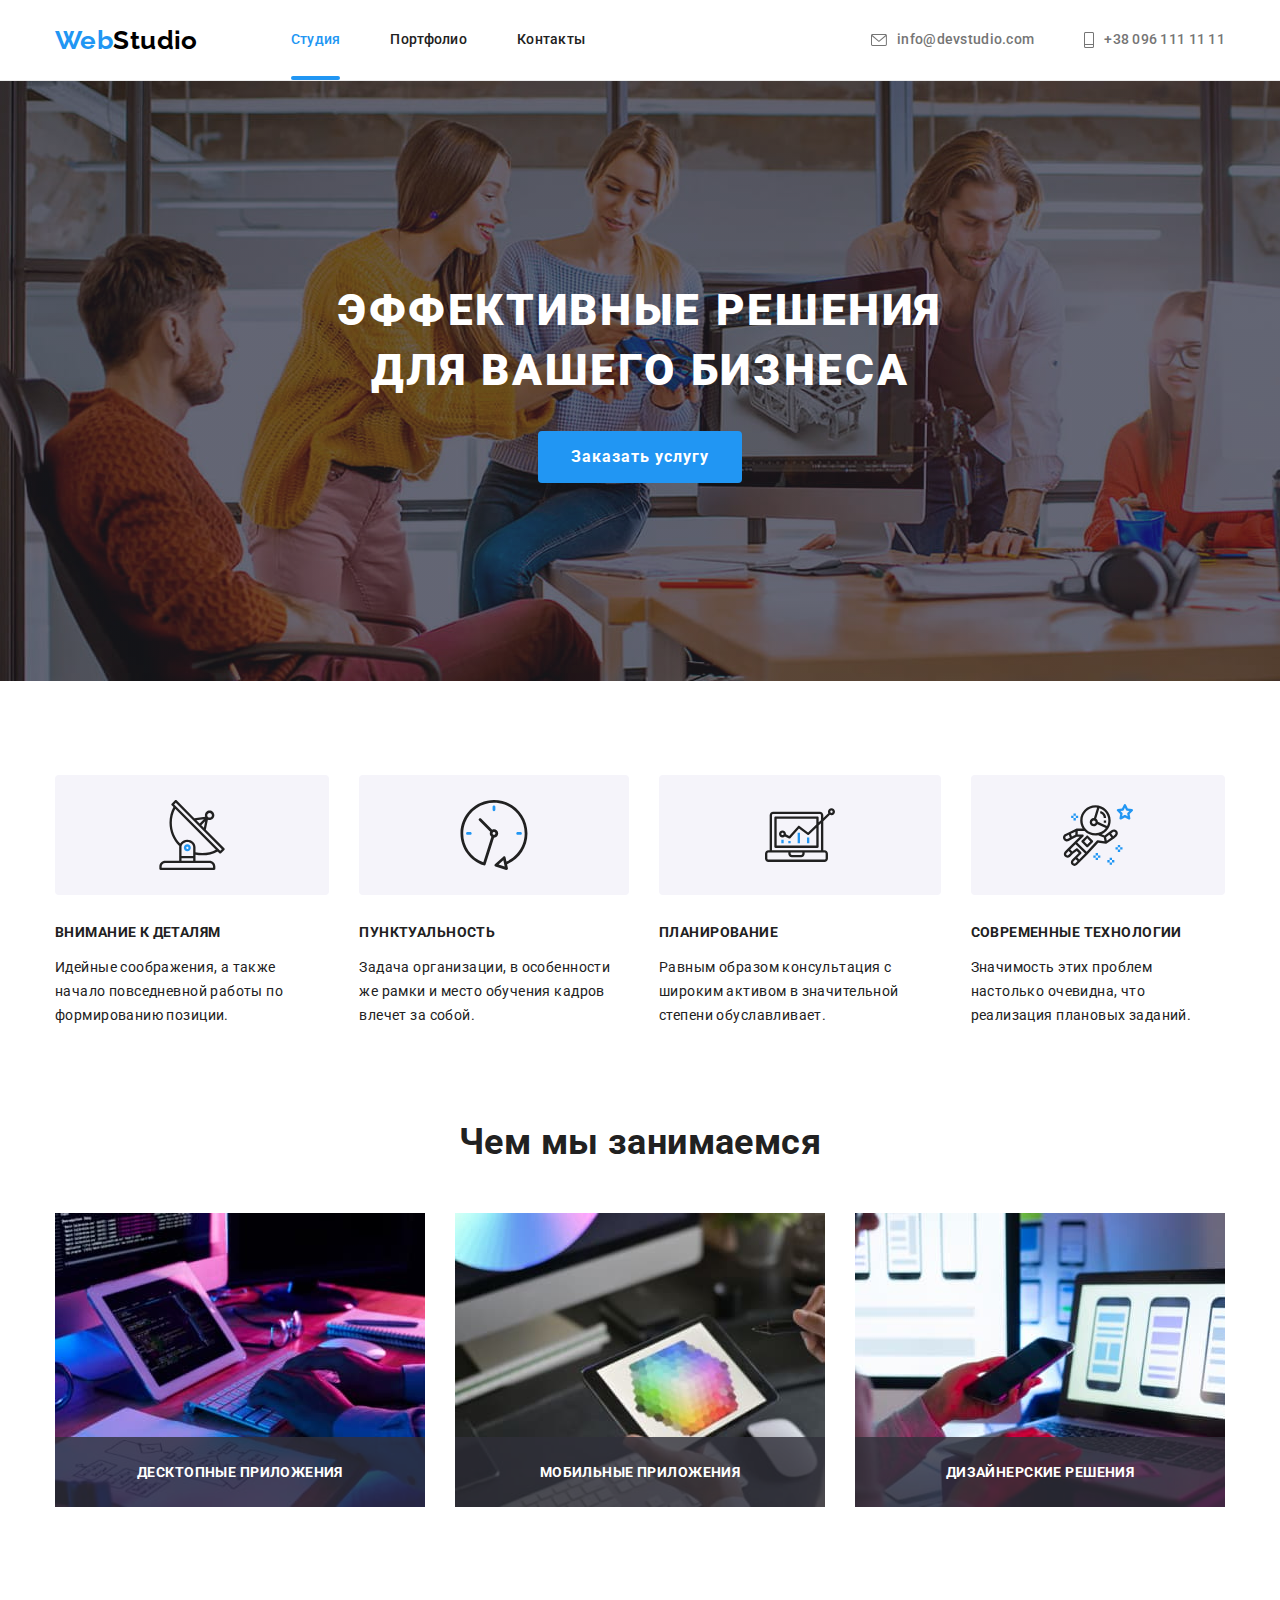
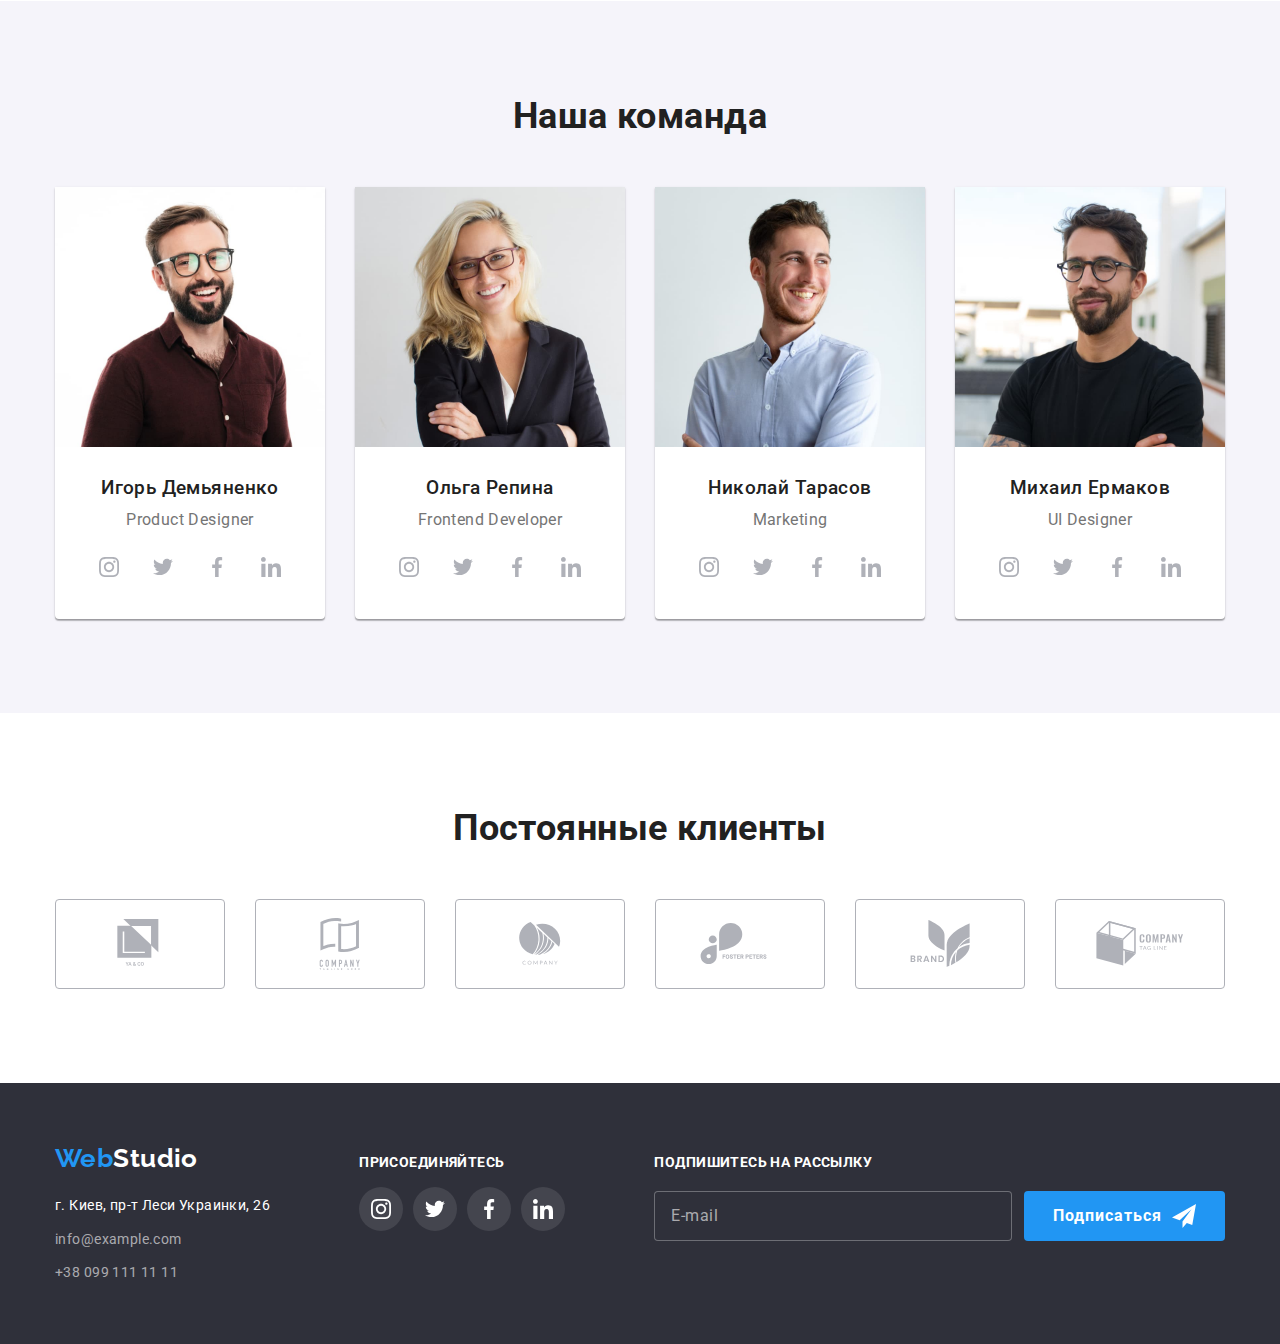
<file: index.html>
<!DOCTYPE html>
<html lang="ru">
  <head>
    <meta charset="UTF-8" />
    <meta name="viewport" content="width=device-width, initial-scale=1.0" />
    <title>Document</title>
    <link
      rel="stylesheet"
      href="https://cdnjs.cloudflare.com/ajax/libs/modern-normalize/1.0.0/modern-normalize.min.css"
    />
    <link rel="preconnect" href="https://fonts.gstatic.com" />
    <link
      href="https://fonts.googleapis.com/css2?family=Raleway:wght@700&family=Roboto:wght@400;500;700;900&display=swap"
      rel="stylesheet"
    />
    <link rel="stylesheet" href="./css/main.min.css" />
  </head>
  <body>
    
    <!-- Header -->
    <header class="page-header">
      <div class="container flex-center">
        <nav class="main-nav">
          <a href="./index.html" class="logo page-header__logo"
            >Web<span class="logo__part">Studio</span></a>
          <ul class="site-nav list">
            <li class="site-nav__item">
              <a class="link site-nav__link site-nav__link--current" href="./index.html">Студия</a>
            </li>
            <li class="site-nav__item">
              <a class="link site-nav__link" href="./portfolio.html">Портфолио</a>
            </li>
            <li class="site-nav__item">
              <a class="link site-nav__link" href="">Контакты</a></li>
          </ul>
        </nav>
        <ul class="auth-nav list">
          <li class="auth-nav__item">
            <a
              class="link auth-nav__link"
              href="mailto:info@devstudio.com"
            >
              <svg class="auth-nav__icon" width="16px" height="12px">
                <use href="./images/symbol-defs.svg#icon-envelope"></use></svg
              >info@devstudio.com</a
            >
          </li>
          <li class="auth-nav__item">
            <a class="link auth-nav__link" href="tel:+380961111111"
              ><svg class="auth-nav__icon" width="10px" height="16px">
                <use href="./images/symbol-defs.svg#icon-phone"></use></svg
              >+38 096 111 11 11</a
            >
          </li>
        </ul>
      </div>
    </header>
    <main>

      <!-- Section Hero -->
      <section class="hero-section">
        <!-- Фон на весь блок (герой) -->
        <div class="hero-section__overlay">
          <h1 class="hero-section__title">
            Эффективные решения<br />
            для вашего бизнеса
          </h1>
          <button class="button__hero" data-modal-open>Заказать услугу</button>
        </div>
      </section>

      <!-- Section Benefits -->
      <section class="benefits-section">
        <div class="container">
          <h2 class="benefits-section__title visually-hidden">Преимущества</h2>
          <ul class="list benefits-list">
            <li class="benefits-list__item">
              <div class="benefits-list__icon-background">
                <svg class="benefits-list__icon">
                  <use href="./images/symbol-defs.svg#icon-antenna"></use>
                </svg>
              </div>
              <h3 class="benefits-list__title">Внимание к деталям</h3>
              <p class="benefits-list__text">
                Идейные соображения, а также начало повседневной работы по
                формированию позиции.
              </p>
            </li>
            <li class="benefits-list__item">
              <div class="benefits-list__icon-background">
                <svg class="benefits-list__icon">
                  <use href="./images/symbol-defs.svg#icon-clock"></use>
                </svg>
              </div>
              <h3 class="benefits-list__title">Пунктуальность</h3>
              <p class="benefits-list__text">
                Задача организации, в особенности же рамки и место обучения
                кадров влечет за собой.
              </p>
            </li>
            <li class="benefits-list__item">
              <div class="benefits-list__icon-background">
                <svg class="benefits-list__icon">
                  <use href="./images/symbol-defs.svg#icon-diagram"></use>
                </svg>
              </div>
              <h3 class="benefits-list__title">Планирование</h3>
              <p class="benefits-list__text">
                Равным образом консультация с широким активом в значительной
                степени обуславливает.
              </p>
            </li>
            <li class="benefits-list__item">
              <div class="benefits-list__icon-background">
                <svg class="benefits-list__icon">
                  <use href="./images/symbol-defs.svg#icon-astronaut"></use>
                </svg>
              </div>
              <h3 class="benefits-list__title">Современные технологии</h3>
              <p class="benefits-list__text">
                Значимость этих проблем настолько очевидна, что реализация
                плановых заданий.
              </p>
            </li>
          </ul>
        </div>
      </section>

      <!-- Section Work -->
      <section class="work-section">
        <div class="container">
          <h2 class="work-section__title">Чем мы занимаемся</h2>
          <ul class="list work-list">
            <li class="work-list__item">
              <img class="work-list__image"
                src="./images/work_1.jpg"
                alt="создание алгоритмов"
                width="370"
              />
              <div class="work-list__overlay-pic">
                <p class="work-list__overlay-text">Десктопные приложения</p>
              </div>
            </li>
            <li class="work-list__item">
              <img class="work-list__image"
                src="./images/work_2.jpg"
                alt="разработка макетов"
                width="370"
              />
              <div class="work-list__overlay-pic">
                <p class="work-list__overlay-text">Мобильные приложения</p>
              </div>
            </li>
            <li class="work-list__item">
              <img class="work-list__image"
                src="./images/work_3.jpg"
                alt="оформление интерфейса"
                width="370"
              />
              <div class="work-list__overlay-pic">
                <p class="work-list__overlay-text">Дизайнерские решения</p>
              </div>
            </li>
          </ul>
        </div>
      </section>

      <!-- Section Team -->
      <section class="team-section">
        <div class="container">
          <h2 class="team-section__title">Наша команда</h2>
          <ul class="list team-list">
            <li class="team-list__item">
              <div class="team-card">
                <img class="team-card__image"
                  src="./images/team_member-1.jpg"
                  alt="Product Designer's photo"
                  width="270"
                />
                <h3 class="team-card__title">Игорь Демьяненко</h3>
                <p class="team-card__text">Product Designer</p>
              <ul class="list social-networks-list">
                <li class="social-networks-list__item">
                  <a class="social-networks-list__link" href=""><svg class="social-networks-list__icon">
                      <use href="./images/symbol-defs.svg#icon-instagram"></use>
                    </svg></a>
                </li>
                <li class="social-networks-list__item">
                  <a class="social-networks-list__link" href=""><svg class="social-networks-list__icon">
                      <use href="./images/symbol-defs.svg#icon-twitter"></use>
                    </svg></a>
                </li>
                <li class="social-networks-list__item">
                  <a class="social-networks-list__link" href=""><svg class="social-networks-list__icon">
                      <use href="./images/symbol-defs.svg#icon-facebook"></use>
                    </svg></a>
                </li>
                <li class="social-networks-list__item">
                  <a class="social-networks-list__link" href=""><svg class="social-networks-list__icon">
                      <use href="./images/symbol-defs.svg#icon-linkedin"></use>
                    </svg></a>
                </li>
              </ul>
              </div>
            </li>
            <li class="team-list__item">
              <div class="team-card">
                <img class="team-card__image"
                  src="./images/team_member-2.jpg"
                  alt="Frontend Developer's photo"
                  width="270"
                />
                <h3 class="team-card__title">Ольга Репина</h3>
                <p class="team-card__text">Frontend Developer</p>
                <ul class="list social-networks-list">
                  <li class="social-networks-list__item">
                    <a class="social-networks-list__link" href=""><svg class="social-networks-list__icon">
                        <use href="./images/symbol-defs.svg#icon-instagram"></use>
                      </svg></a>
                  </li>
                  <li class="social-networks-list__item">
                    <a class="social-networks-list__link" href=""><svg class="social-networks-list__icon">
                        <use href="./images/symbol-defs.svg#icon-twitter"></use>
                      </svg></a>
                  </li>
                  <li class="social-networks-list__item">
                    <a class="social-networks-list__link" href=""><svg class="social-networks-list__icon">
                        <use href="./images/symbol-defs.svg#icon-facebook"></use>
                      </svg></a>
                  </li>
                  <li class="social-networks-list__item">
                    <a class="social-networks-list__link" href=""><svg class="social-networks-list__icon">
                        <use href="./images/symbol-defs.svg#icon-linkedin"></use>
                      </svg></a>
                  </li>
                </ul>
              </div>
            </li>
            <li class="team-list__item">
              <div class="team-card">
                <img class="team-card__image"
                  src="./images/team_member-3.jpg"
                  alt="Marketing member's photo"
                  width="270"
                />
                <h3 class="team-card__title">Николай Тарасов</h3>
                <p class="team-card__text">Marketing</p>
              <ul class="list social-networks-list">
                <li class="social-networks-list__item">
                  <a class="social-networks-list__link" href=""><svg class="social-networks-list__icon">
                      <use href="./images/symbol-defs.svg#icon-instagram"></use>
                    </svg></a>
                </li>
                <li class="social-networks-list__item">
                  <a class="social-networks-list__link" href=""><svg class="social-networks-list__icon">
                      <use href="./images/symbol-defs.svg#icon-twitter"></use>
                    </svg></a>
                </li>
                <li class="social-networks-list__item">
                  <a class="social-networks-list__link" href=""><svg class="social-networks-list__icon">
                      <use href="./images/symbol-defs.svg#icon-facebook"></use>
                    </svg></a>
                </li>
                <li class="social-networks-list__item">
                  <a class="social-networks-list__link" href=""><svg class="social-networks-list__icon">
                      <use href="./images/symbol-defs.svg#icon-linkedin"></use>
                    </svg></a>
                </li>
              </ul>
              </div>
            </li>
            <li class="team-list__item">
              <div class="team-card">
                <img class="team-card__image"
                  src="./images/team_member-4.jpg"
                  alt="UI Designer's photo"
                  width="270"
                />
                <h3 class="team-card__title">Михаил Ермаков</h3>
                <p class="team-card__text">UI Designer</p>
                <ul class="list social-networks-list">
                  <li class="social-networks-list__item">
                    <a class="social-networks-list__link" href=""><svg class="social-networks-list__icon">
                        <use href="./images/symbol-defs.svg#icon-instagram"></use>
                      </svg></a>
                  </li>
                  <li class="social-networks-list__item">
                    <a class="social-networks-list__link" href=""><svg class="social-networks-list__icon">
                        <use href="./images/symbol-defs.svg#icon-twitter"></use>
                      </svg></a>
                  </li>
                  <li class="social-networks-list__item">
                    <a class="social-networks-list__link" href=""><svg class="social-networks-list__icon">
                        <use href="./images/symbol-defs.svg#icon-facebook"></use>
                      </svg></a>
                  </li>
                  <li class="social-networks-list__item">
                    <a class="social-networks-list__link" href=""><svg class="social-networks-list__icon">
                        <use href="./images/symbol-defs.svg#icon-linkedin"></use>
                      </svg></a>
                  </li>
                </ul>
              </div>
            </li>
          </ul>
        </div>
      </section>

      <!-- Section Clients -->
      <section class="clients-section">
        <div class="container">
          <h2 class="clients-section__title">
            Постоянные клиенты
          </h2>
          <ul class="clients-list list">
            <li class="clients-list__item">
              <a class="clients-list__link" href="">
                <svg class="clients-list__icon" height="50px">
                  <use href="./images/symbol-defs.svg#icon-logo-1"></use>
                </svg>
              </a>
            </li>
            <li class="clients-list__item">
              <a class="clients-list__link" href="">
                <svg class="clients-list__icon" height="52px">
                  <use href="./images/symbol-defs.svg#icon-logo-2"></use>
                </svg>
              </a>
            </li>
            <li class="clients-list__item">
              <a class="clients-list__link" href="">
                <svg class="clients-list__icon" height="43px">
                  <use href="./images/symbol-defs.svg#icon-logo-3"></use>
                </svg>
              </a>
            </li>
            <li class="clients-list__item">
              <a class="clients-list__link" href="">
                <svg class="clients-list__icon" height="42px">
                  <use href="./images/symbol-defs.svg#icon-logo-4"></use>
                </svg>
              </a>
            </li>
            <li class="clients-list__item">
              <a class="clients-list__link" href="">
                <svg class="clients-list__icon" height="47px">
                  <use href="./images/symbol-defs.svg#icon-logo-5"></use>
                </svg>
              </a>
            </li>
            <li class="clients-list__item">
              <a class="clients-list__link" href="">
                <svg class="clients-list__icon" height="45px">
                  <use href="./images/symbol-defs.svg#icon-logo-6"></use>
                </svg>
              </a>
            </li>
          </ul>
        </div>
      </section>
    </main>

    <!-- Footer -->
    <footer class="page-footer">
      <div class="container page-footer--content-position">
        <div class="contacts">

          <a href="./index.html" class="logo page-footer__logo">Web<span class="logo__part--inverse">Studio</span></a>

          <ul class="list contacts-list">
            <li class="contacts-list__item">
              <address class="contacts-list__address">г. Киев, пр-т Леси Украинки, 26</address>
            </li>
            <li class="contacts-list__item">
              <a class="contacts-list__link" href="mailto:info@example.com"
                >info@example.com</a
              >
            </li>
            <li class="contacts-list__item">
              <a class="contacts-list__link" href="tel:+380991111111"
                >+38 099 111 11 11</a
              >
            </li>
          </ul>
        </div>
        <div class="join-us">
          <p class="social-networks-list__title">присоединяйтесь</p>
          <ul class="list social-networks-list social-networks-list--footer">
            <li class="social-networks-list__item">
              <a class="social-networks-list__link social-networks-list__link--footer" href=""
                ><svg class="social-networks-list__icon">
                  <use
                    href="./images/symbol-defs.svg#icon-instagram"
                  ></use></svg
              ></a>
            </li>
            <li class="social-networks-list__item">
              <a class="social-networks-list__link social-networks-list__link--footer" href=""
                ><svg class="social-networks-list__icon">
                  <use href="./images/symbol-defs.svg#icon-twitter"></use></svg
              ></a>
            </li>
            <li class="social-networks-list__item">
              <a class="social-networks-list__link social-networks-list__link--footer" href=""
                ><svg class="social-networks-list__icon">
                  <use href="./images/symbol-defs.svg#icon-facebook"></use></svg
              ></a>
            </li>
            <li class="social-networks-list__item">
              <a class="social-networks-list__link social-networks-list__link--footer" href=""
                ><svg class="social-networks-list__icon">
                  <use href="./images/symbol-defs.svg#icon-linkedin"></use></svg
              ></a>
            </li>
          </ul>
        </div>

        <form class="form-subscribe">
          <div class="form-subscribe__content">
            <label class="form-subscribe__title" for="subscribe"
              >Подпишитесь на рассылку</label
            >
            <input
              class="form-subscribe__input"
              type="text"
              name="subscribe"
              placeholder="E-mail"
              id="subscribe"
            />
          </div>
          <div class="form-subscribe__button--position">
            <button class="form-subscribe__button" type="submit">
              Подписаться<svg class="form-subscribe__icon" width="24" height="24">
                <use href="./images/symbol-defs.svg#icon-icon-send"></use>
              </svg>
            </button>
          </div>
        </form>
      </div>
    </footer>

    <!-- Backdrop з модалкою -->
    <div class="backdrop is-hidden" data-modal>
      <div class="modal">
        <button class="modal-button" data-modal-close>
          <svg width="11" height="11">
            <use href="./images/symbol-defs.svg#icon-cross"></use>
          </svg>
        </button>

        <p class="form__title">Оставьте свои данные, мы вам перезвоним</p>

        <form class="form">
          <div class="form__field">
            <label class="form__label" for="name">Имя</label>
            <div class="position-svg">
              <input class="form__input" type="text" name="name" id="name" />
              <svg class="form__icon" width="12" height="12">
                <use href="./images/symbol-defs.svg#icon-Vector-form-1"></use>
              </svg>
            </div>
          </div>

          <div class="form__field">
            <label class="form__label" for="tel">Телефон</label>
            <div class="position-svg">
              <input class="form__input" type="tel" name="tel" id="tel" />
              <svg class="form__icon" width="12" height="12">
                <use href="./images/symbol-defs.svg#icon-Vector-form-2"></use>
              </svg>
            </div>
          </div>

          <div class="form__field">
            <label class="form__label" for="mail">Почта</label>
            <div class="position-svg">
              <input class="form__input" type="email" name="mail" id="mail" />
              <svg class="form__icon" width="12" height="12">
                <use href="./images/symbol-defs.svg#icon-Vector-form-3"></use>
              </svg>
            </div>
          </div>

          <div class="form__field">
            <label class="form__label" for="comment">Комментарий</label>
            <textarea
              class="form__textarea"
              name="comment"
              placeholder="Введите текст"
              id="comment"
            ></textarea>
          </div>

          <div class="form__checkbox">
            <label class="checkbox-label">
              <input
                class="checkbox visually-hidden"
                type="checkbox"
                name="policy"
              />
              <span class="form-icon"></span>
              Соглашаюсь с рассылкой и принимаю<a
                class="link contract-conditions"
                >Условия договора</a
              ></label
            >
          </div>

          <button class="button__modal" type="submit">Отправить</button>
        </form>
      </div>
    </div>

    <script src="./js/modal.js"></script>
  </body>
</html>
</file>
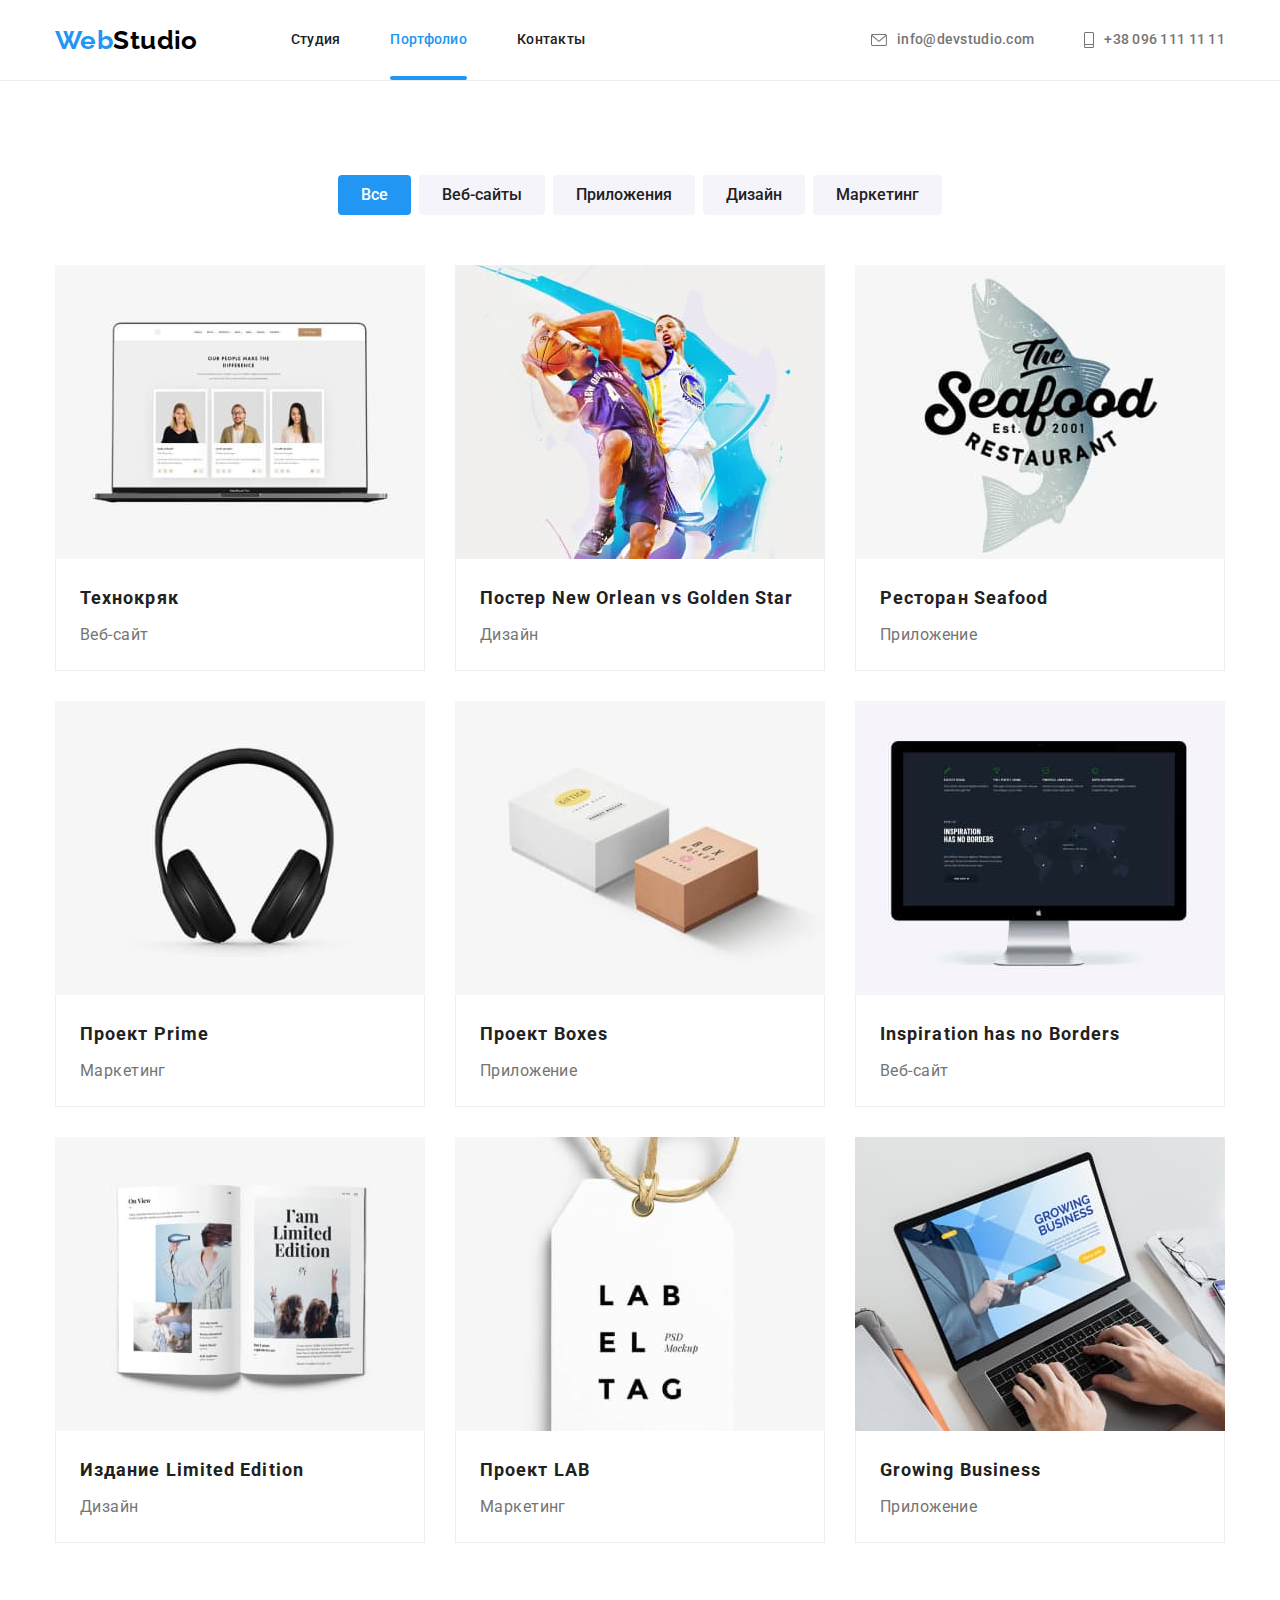
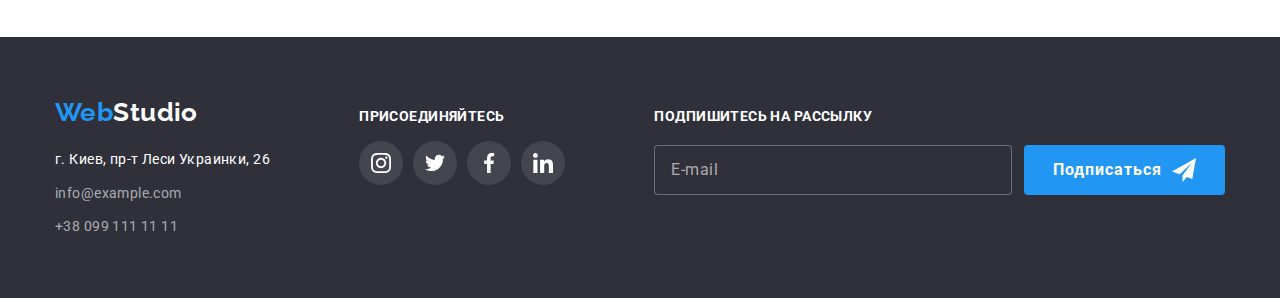
<file: portfolio.html>
<!DOCTYPE html>
<html lang="ru">
  <head>
    <meta charset="UTF-8" />
    <meta name="viewport" content="width=device-width, initial-scale=1.0" />
    <title>Document</title>
    <link
      rel="stylesheet"
      href="https://cdnjs.cloudflare.com/ajax/libs/modern-normalize/1.0.0/modern-normalize.min.css"
    />
    <link rel="preconnect" href="https://fonts.gstatic.com" />
    <link
      href="https://fonts.googleapis.com/css2?family=Raleway:wght@700&family=Roboto:wght@400;500;700;900&display=swap"
      rel="stylesheet"
    />
    <link rel="stylesheet" href="./css/main.min.css" />
  </head>
  <body>

  <!-- Header -->
  <header class="page-header">
    <div class="container flex-center">
      <nav class="main-nav">
        <a href="./index.html" class="logo page-header__logo">Web<span class="logo__part">Studio</span></a>
        <ul class="site-nav list">
          <li class="site-nav__item">
            <a class="link site-nav__link" href="./index.html">Студия</a>
          </li>
          <li class="site-nav__item">
            <a class="link site-nav__link site-nav__link--current" href="./portfolio.html">Портфолио</a>
          </li>
          <li class="site-nav__item">
            <a class="link site-nav__link" href="">Контакты</a>
          </li>
        </ul>
      </nav>
      <ul class="auth-nav list">
        <li class="auth-nav__item">
          <a class="link auth-nav__link" href="mailto:info@devstudio.com">
            <svg class="auth-nav__icon" width="16px" height="12px">
              <use href="./images/symbol-defs.svg#icon-envelope"></use>
            </svg>info@devstudio.com</a>
        </li>
        <li class="auth-nav__item">
          <a class="link auth-nav__link" href="tel:+380961111111"><svg class="auth-nav__icon" width="10px" height="16px">
              <use href="./images/symbol-defs.svg#icon-phone"></use>
            </svg>+38 096 111 11 11</a>
        </li>
      </ul>
    </div>
  </header>


    <main>
      <section class="portfolio-section">
        <div class="container">
          <h1 class="visually-hidden">Портфолио</h1>
          <ul class="list button-list">
            <li class="button-list__item">
              <button type="button" class="button-list__button  button-list__button--current">
                Все
              </button>
            </li>

            <li class="button-list__item">
              <button type="button" class="button-list__button">Веб-сайты</button>
            </li>

            <li class="button-list__item">
              <button type="button" class="button-list__button">Приложения</button>
            </li>

            <li class="button-list__item">
              <button type="button" class="button-list__button">Дизайн</button>
            </li>

            <li class="button-list__item">
              <button type="button" class="button-list__button">Маркетинг</button>
            </li>

          </ul>
          <ul class="portfolio-list list">
            <li class="portfolio-list__item">
              <a class="portfolio-list__link" href="">
                <div class="product">
                  <img class="product__image"
                    src="./images/portfolio/item-1.jpg"
                    alt="Разработка веб-сайта Технокряк"
                    width="370"
                  />

                  <div class="product__overlay">
                    <p class="product__overlay-text">
                      Технокряк это современная площадка распространения
                      коронавируса. Компании используют эту платформу для
                      цифрового шпионажа и атак на защищённые сервера
                      конкурентов.
                    </p>
                  </div>
                </div>
                <div class="product__card-content">
                  <h2 class="product__title">Технокряк</h2>
                  <p class="product__text">Веб-сайт</p>
                </div>
              </a>
            </li>
            <li class="portfolio-list__item">
              <a class="portfolio-list__link" href="">
                <div class="product">
                  <img class="product__image"
                    src="./images/portfolio/item-2.jpg"
                    alt="Разработка дизайна постера для баскетбольной лиги"
                    width="370"
                  />

                  <div class="product__overlay">
                    <p class="product__overlay-text">
                      Технокряк это современная площадка распространения
                      коронавируса. Компании используют эту платформу для
                      цифрового шпионажа и атак на защищённые сервера
                      конкурентов.
                    </p>
                  </div>
                </div>
                <div class="product__card-content">
                  <h2 class="product__title">
                    Постер New Orlean vs Golden Star
                  </h2>
                  <p class="product__text">Дизайн</p>
                </div>
              </a>
            </li>
            <li class="portfolio-list__item">
              <a class="portfolio-list__link" href="">
                <div class="product">
                  <img class="product__image"
                    src="./images/portfolio/item-3.jpg"
                    alt="Разработка приложения для ресторана Seafood"
                    width="370"
                  />

                  <div class="product__overlay">
                    <p class="product__overlay-text">
                      Технокряк это современная площадка распространения
                      коронавируса. Компании используют эту платформу для
                      цифрового шпионажа и атак на защищённые сервера
                      конкурентов.
                    </p>
                  </div>
                </div>
                <div class="product__card-content">
                  <h2 class="product__title">Ресторан Seafood</h2>
                  <p class="product__text">Приложение</p>
                </div>
              </a>
            </li>
            <li class="portfolio-list__item">
              <a class="portfolio-list__link" href="">
                <div class="product">
                  <img class="product__image"
                    src="./images/portfolio/item-4.jpg"
                    alt="Наушники"
                    width="370"
                  />

                  <div class="product__overlay">
                    <p class="product__overlay-text">
                      Технокряк это современная площадка распространения
                      коронавируса. Компании используют эту платформу для
                      цифрового шпионажа и атак на защищённые сервера
                      конкурентов.
                    </p>
                  </div>
                </div>
                <div class="product__card-content">
                  <h2 class="product__title">Проект Prime</h2>
                  <p class="product__text">Маркетинг</p>
                </div>
              </a>
            </li>
            <li class="portfolio-list__item">
              <a class="portfolio-list__link" href="">
                <div class="product">
                  <img class="product__image"
                    src="./images/portfolio/item-5.jpg"
                    alt="Две коробки с индивидуальным дизайном"
                    width="370"
                  />

                  <div class="product__overlay">
                    <p class="product__overlay-text">
                      Технокряк это современная площадка распространения
                      коронавируса. Компании используют эту платформу для
                      цифрового шпионажа и атак на защищённые сервера
                      конкурентов.
                    </p>
                  </div>
                </div>
                <div class="product__card-content">
                  <h2 class="product__title">Проект Boxes</h2>
                  <p class="product__text">Приложение</p>
                </div>
              </a>
            </li>
            <li class="portfolio-list__item">
              <a class="portfolio-list__link" href="">
                <div class="product">
                  <img class="product__image"
                    src="./images/portfolio/item-6.jpg"
                    alt="Монитор со страницей сайта Inspiration has no Borders"
                    width="370"
                  />

                  <div class="product__overlay">
                    <p class="product__overlay-text">
                      Технокряк это современная площадка распространения
                      коронавируса. Компании используют эту платформу для
                      цифрового шпионажа и атак на защищённые сервера
                      конкурентов.
                    </p>
                  </div>
                </div>
                <div class="product__card-content">
                  <h2 class="product__title">Inspiration has no Borders</h2>
                  <p class="product__text">Веб-сайт</p>
                </div>
              </a>
            </li>
            <li class="portfolio-list__item">
              <a class="portfolio-list__link" href="">
                <div class="product">
                  <img class="product__image"
                    src="./images/portfolio/item-7.jpg"
                    alt="Развертка глянцевого журнала о стиле"
                    width="370"
                  />

                  <div class="product__overlay">
                    <p class="product__overlay-text">
                      Технокряк это современная площадка распространения
                      коронавируса. Компании используют эту платформу для
                      цифрового шпионажа и атак на защищённые сервера
                      конкурентов.
                    </p>
                  </div>
                </div>
                <div class="product__card-content">
                  <h2 class="product__title">Издание Limited Edition</h2>
                  <p class="product__text">Дизайн</p>
                </div>
              </a>
            </li>
            <li class="portfolio-list__item">
              <a class="portfolio-list__link" href="">
                <div class="product">
                  <img class="product__image"
                    src="./images/portfolio/item-8.jpg"
                    alt="этикетка с индивидуальным дизайном"
                    width="370"
                  />

                  <div class="product__overlay">
                    <p class="product__overlay-text">
                      Технокряк это современная площадка распространения
                      коронавируса. Компании используют эту платформу для
                      цифрового шпионажа и атак на защищённые сервера
                      конкурентов.
                    </p>
                  </div>
                </div>
                <div class="product__card-content">
                  <h2 class="product__title">Проект LAB</h2>
                  <p class="product__text">Маркетинг</p>
                </div>
              </a>
            </li>
            <li class="portfolio-list__item">
              <a class="portfolio-list__link" href="">
                <div class="product">
                  <img class="product__image"
                    src="./images/portfolio/item-9.jpg"
                    alt="Ноутбук с открытым приложением Growing Business"
                    width="370"
                  />

                  <div class="product__overlay">
                    <p class="product__overlay-text">
                      Технокряк это современная площадка распространения
                      коронавируса. Компании используют эту платформу для
                      цифрового шпионажа и атак на защищённые сервера
                      конкурентов.
                    </p>
                  </div>
                </div>
                <div class="product__card-content">
                  <h2 class="product__title">Growing Business</h2>
                  <p class="product__text">Приложение</p>
                </div>
              </a>
            </li>
          </ul>
        </div>
      </section>
    </main>
    
  <!-- Footer -->
  <footer class="page-footer">
    <div class="container page-footer--content-position">
      <div class="contacts">
  
        <a href="./index.html" class="logo page-footer__logo">Web<span class="logo__part--inverse">Studio</span></a>
  
        <ul class="list contacts-list">
          <li class="contacts-list__item">
            <address class="contacts-list__address">г. Киев, пр-т Леси Украинки, 26</address>
          </li>
          <li class="contacts-list__item">
            <a class="contacts-list__link" href="mailto:info@example.com">info@example.com</a>
          </li>
          <li class="contacts-list__item">
            <a class="contacts-list__link" href="tel:+380991111111">+38 099 111 11 11</a>
          </li>
        </ul>
      </div>
      <div class="join-us">
        <p class="social-networks-list__title">присоединяйтесь</p>
        <ul class="list social-networks-list social-networks-list--footer">
          <li class="social-networks-list__item">
            <a class="social-networks-list__link social-networks-list__link--footer" href=""><svg
                class="social-networks-list__icon">
                <use href="./images/symbol-defs.svg#icon-instagram"></use>
              </svg></a>
          </li>
          <li class="social-networks-list__item">
            <a class="social-networks-list__link social-networks-list__link--footer" href=""><svg
                class="social-networks-list__icon">
                <use href="./images/symbol-defs.svg#icon-twitter"></use>
              </svg></a>
          </li>
          <li class="social-networks-list__item">
            <a class="social-networks-list__link social-networks-list__link--footer" href=""><svg
                class="social-networks-list__icon">
                <use href="./images/symbol-defs.svg#icon-facebook"></use>
              </svg></a>
          </li>
          <li class="social-networks-list__item">
            <a class="social-networks-list__link social-networks-list__link--footer" href=""><svg
                class="social-networks-list__icon">
                <use href="./images/symbol-defs.svg#icon-linkedin"></use>
              </svg></a>
          </li>
        </ul>
      </div>
  
      <form class="form-subscribe">
        <div class="form-subscribe__content">
          <label class="form-subscribe__title" for="subscribe">Подпишитесь на рассылку</label>
          <input class="form-subscribe__input" type="text" name="subscribe" placeholder="E-mail" id="subscribe" />
        </div>
        <div class="form-subscribe__button--position">
          <button class="form-subscribe__button" type="submit">
            Подписаться<svg class="form-subscribe__icon" width="24" height="24">
              <use href="./images/symbol-defs.svg#icon-icon-send"></use>
            </svg>
          </button>
        </div>
      </form>
    </div>
  </footer>
  </body>
</html>
</file>
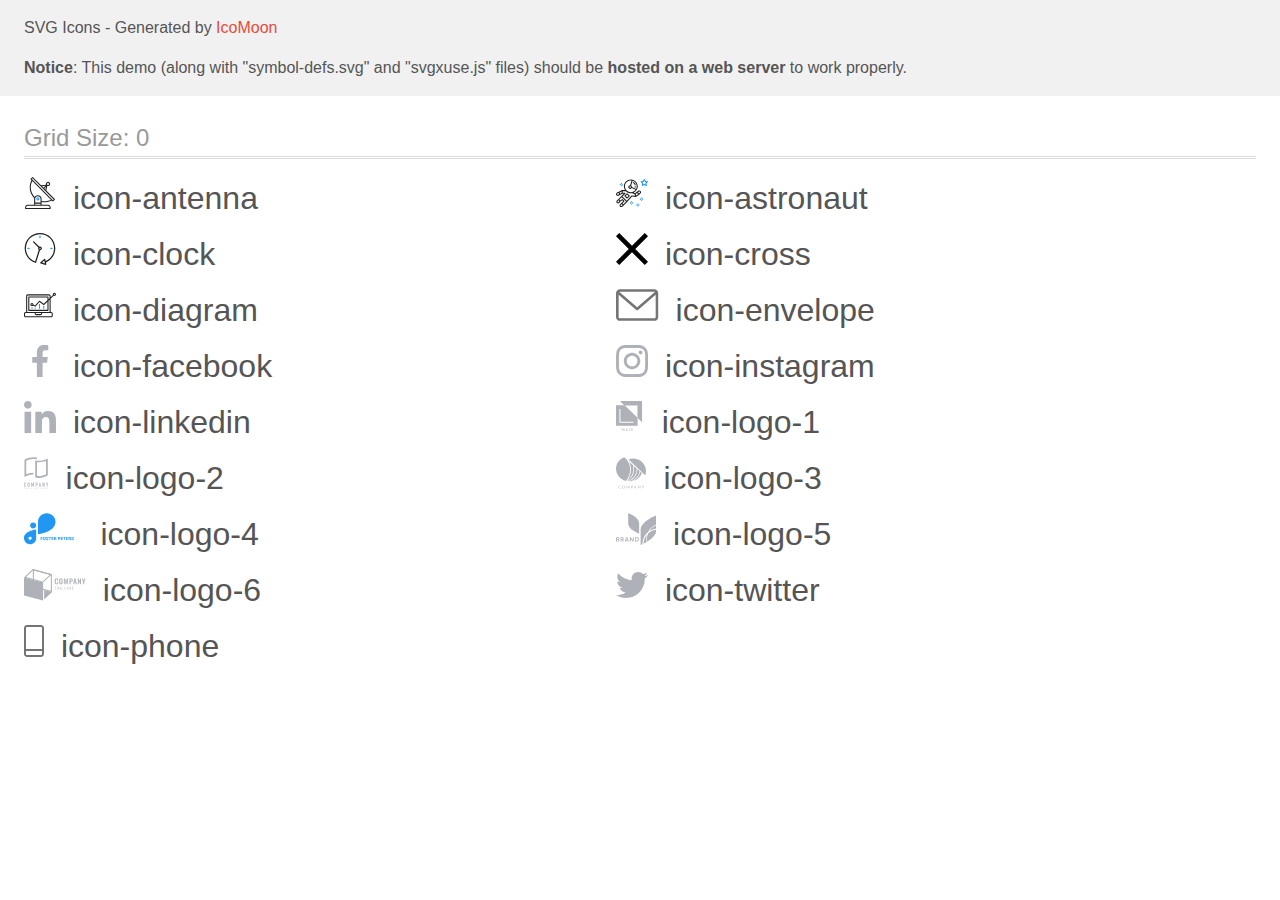
<file: images/icons/icomoon(last)/demo-external-svg.html>
<!doctype html>
<html>
<head>
    <title>IcoMoon - SVG Icons</title>
    <meta charset="utf-8">
    <meta name="viewport" content="width=device-width, initial-scale=1">
    <link rel="stylesheet" href="demo-files/demo.css">
    <link rel="stylesheet" href="style.css">
</head>
<body>
<header class="bgc1 clearfix">
<div class="mhl">
    <p>SVG Icons - Generated by <a href="https://icomoon.io/app">IcoMoon</a></p><p><strong>Notice</strong>: This demo (along with "symbol-defs.svg" and "svgxuse.js" files) should be <b>hosted on a web server</b> to work properly.</p>
</div>
</header>
    <div class="clearfix mhl ptl">
        <h1 class="mvm mtn fgc1">Grid Size: 0</h1>
        <div class="glyph fs1">
            <div class="clearfix pbs">
                <svg class="icon icon-antenna"><use xlink:href="symbol-defs.svg#icon-antenna"></use></svg><span class="name"> icon-antenna</span>
            </div>
        </div>
        <div class="glyph fs1">
            <div class="clearfix pbs">
                <svg class="icon icon-astronaut"><use xlink:href="symbol-defs.svg#icon-astronaut"></use></svg><span class="name"> icon-astronaut</span>
            </div>
        </div>
        <div class="glyph fs1">
            <div class="clearfix pbs">
                <svg class="icon icon-clock"><use xlink:href="symbol-defs.svg#icon-clock"></use></svg><span class="name"> icon-clock</span>
            </div>
        </div>
        <div class="glyph fs1">
            <div class="clearfix pbs">
                <svg class="icon icon-cross"><use xlink:href="symbol-defs.svg#icon-cross"></use></svg><span class="name"> icon-cross</span>
            </div>
        </div>
        <div class="glyph fs1">
            <div class="clearfix pbs">
                <svg class="icon icon-diagram"><use xlink:href="symbol-defs.svg#icon-diagram"></use></svg><span class="name"> icon-diagram</span>
            </div>
        </div>
        <div class="glyph fs1">
            <div class="clearfix pbs">
                <svg class="icon icon-envelope"><use xlink:href="symbol-defs.svg#icon-envelope"></use></svg><span class="name"> icon-envelope</span>
            </div>
        </div>
        <div class="glyph fs1">
            <div class="clearfix pbs">
                <svg class="icon icon-facebook"><use xlink:href="symbol-defs.svg#icon-facebook"></use></svg><span class="name"> icon-facebook</span>
            </div>
        </div>
        <div class="glyph fs1">
            <div class="clearfix pbs">
                <svg class="icon icon-instagram"><use xlink:href="symbol-defs.svg#icon-instagram"></use></svg><span class="name"> icon-instagram</span>
            </div>
        </div>
        <div class="glyph fs1">
            <div class="clearfix pbs">
                <svg class="icon icon-linkedin"><use xlink:href="symbol-defs.svg#icon-linkedin"></use></svg><span class="name"> icon-linkedin</span>
            </div>
        </div>
        <div class="glyph fs1">
            <div class="clearfix pbs">
                <svg class="icon icon-logo-1"><use xlink:href="symbol-defs.svg#icon-logo-1"></use></svg><span class="name"> icon-logo-1</span>
            </div>
        </div>
        <div class="glyph fs1">
            <div class="clearfix pbs">
                <svg class="icon icon-logo-2"><use xlink:href="symbol-defs.svg#icon-logo-2"></use></svg><span class="name"> icon-logo-2</span>
            </div>
        </div>
        <div class="glyph fs1">
            <div class="clearfix pbs">
                <svg class="icon icon-logo-3"><use xlink:href="symbol-defs.svg#icon-logo-3"></use></svg><span class="name"> icon-logo-3</span>
            </div>
        </div>
        <div class="glyph fs1">
            <div class="clearfix pbs">
                <svg class="icon icon-logo-4"><use xlink:href="symbol-defs.svg#icon-logo-4"></use></svg><span class="name"> icon-logo-4</span>
            </div>
        </div>
        <div class="glyph fs1">
            <div class="clearfix pbs">
                <svg class="icon icon-logo-5"><use xlink:href="symbol-defs.svg#icon-logo-5"></use></svg><span class="name"> icon-logo-5</span>
            </div>
        </div>
        <div class="glyph fs1">
            <div class="clearfix pbs">
                <svg class="icon icon-logo-6"><use xlink:href="symbol-defs.svg#icon-logo-6"></use></svg><span class="name"> icon-logo-6</span>
            </div>
        </div>
        <div class="glyph fs1">
            <div class="clearfix pbs">
                <svg class="icon icon-twitter"><use xlink:href="symbol-defs.svg#icon-twitter"></use></svg><span class="name"> icon-twitter</span>
            </div>
        </div>
        <div class="glyph fs1">
            <div class="clearfix pbs">
                <svg class="icon icon-phone"><use xlink:href="symbol-defs.svg#icon-phone"></use></svg><span class="name"> icon-phone</span>
            </div>
        </div>
  </div>
<script defer src="svgxuse.js"></script>
</body>
</html>
</file>
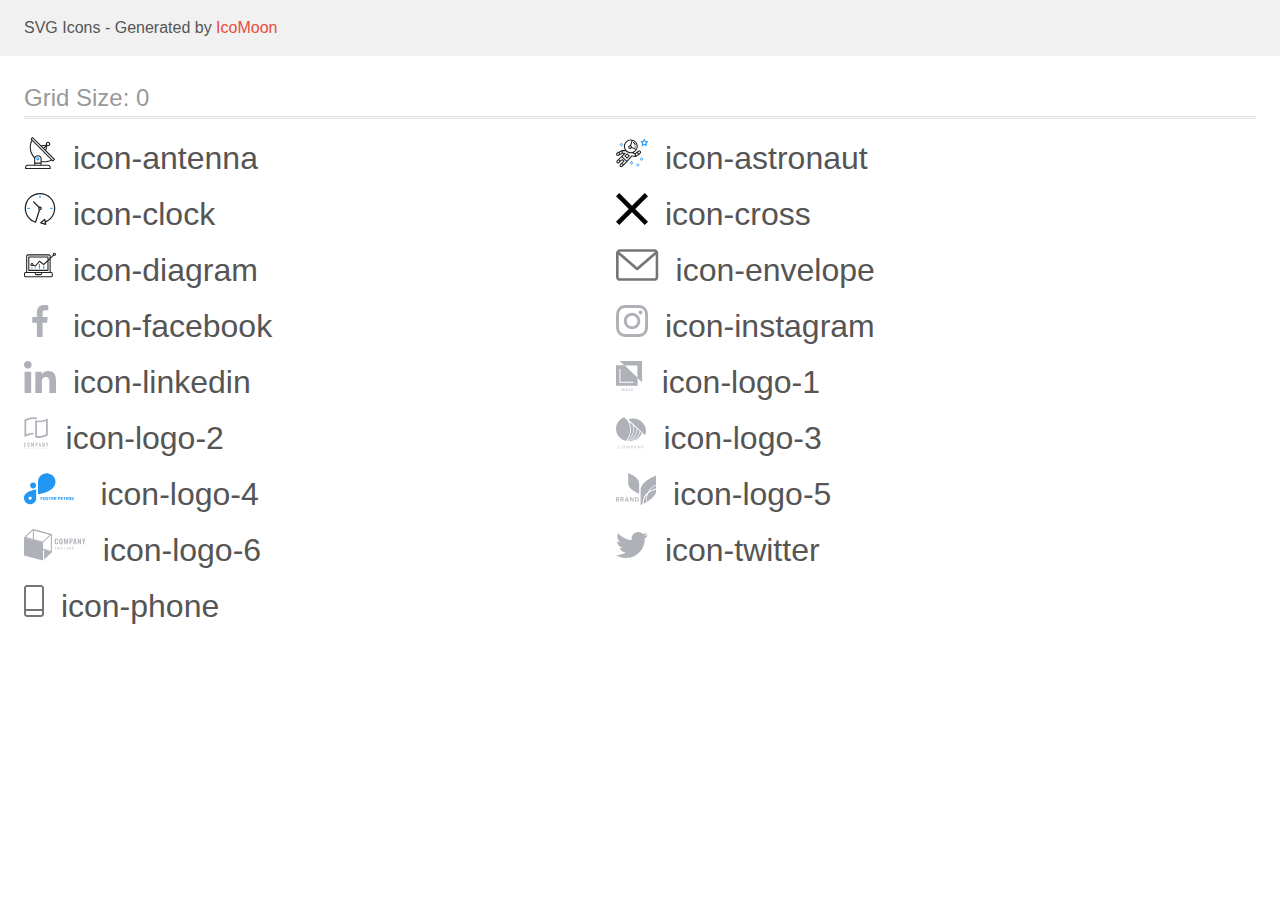
<file: images/icons/icomoon(last)/demo.html>
<!doctype html>
<html>
<head>
    <title>IcoMoon - SVG Icons</title>
    <meta charset="utf-8">
    <meta name="viewport" content="width=device-width, initial-scale=1">
    <link rel="stylesheet" href="demo-files/demo.css">
    <link rel="stylesheet" href="style.css">
</head>
<body>
<svg aria-hidden="true" style="position: absolute; width: 0; height: 0; overflow: hidden;" version="1.1" xmlns="http://www.w3.org/2000/svg" xmlns:xlink="http://www.w3.org/1999/xlink">
<defs>
<symbol id="icon-antenna" viewBox="0 0 32 32">
<path fill="#212121" style="fill: var(--color1, #212121)" d="M30.773 22.098l-8.443-8.505 0.937-4.616c0.225 0.090 0.485 0.144 0.758 0.146h0.007c0.008 0 0.017 0 0.026 0 1.192 0 2.159-0.967 2.159-2.159s-0.967-2.159-2.159-2.159c-1.192 0-2.159 0.967-2.159 2.159 0 0.259 0.046 0.508 0.13 0.739l-0.005-0.015-4.96 0.606-8.091-8.133c-0.096-0.098-0.229-0.159-0.376-0.16h-0c-0.14 0.001-0.274 0.057-0.373 0.155l-1.512 1.504c-0.096 0.097-0.156 0.23-0.156 0.377s0.060 0.281 0.156 0.377v0l0.814 0.825c-1.143 2.062-1.816 4.522-1.816 7.139 0 4.106 1.656 7.824 4.336 10.525l-0.001-0.001c0.043 0.041 0.092 0.074 0.146 0.097-0.032 0.164-0.051 0.353-0.052 0.546v6.188h-6.4c-1.472 0.001-2.666 1.194-2.667 2.666v1.067c0 0.295 0.239 0.534 0.534 0.534h24.534c0.294 0 0.533-0.239 0.533-0.534v-1.067c-0.002-1.472-1.195-2.665-2.666-2.666h-6.4v-2.742c0.915 0.201 1.968 0.317 3.047 0.32h0.002c2.58-0.003 5.005-0.663 7.117-1.822l-0.077 0.039 0.818 0.823c0.099 0.101 0.235 0.159 0.376 0.16 0.14-0.001 0.274-0.057 0.373-0.155l1.512-1.504c0.096-0.097 0.156-0.23 0.156-0.377s-0.060-0.281-0.156-0.377v0zM23.28 6.233c0.193-0.192 0.459-0.31 0.752-0.31 0.589 0 1.067 0.478 1.067 1.066s-0.477 1.066-1.067 1.066c-0 0-0 0-0.001 0h-0.003c-0.587-0.003-1.061-0.479-1.061-1.066 0-0.295 0.12-0.563 0.314-0.756l0-0h-0.002zM22.024 9.737l-0.598 2.946-1.175-1.183 1.774-1.763zM21.419 8.835l-1.92 1.909-1.486-1.493 3.406-0.416zM24.004 28.8c0.884 0 1.6 0.716 1.6 1.6v0 0.534h-23.466v-0.534c0-0.884 0.716-1.6 1.6-1.6v0h20.267zM16.538 26.666v1.067h-5.334v-1.067h5.334zM11.204 25.6v-4.053c0-1.294 1.196-2.346 2.667-2.346s2.667 1.053 2.667 2.346v4.053h-5.334zM17.604 23.904v-2.357c0-1.882-1.675-3.413-3.733-3.413-0.017-0-0.038-0-0.058-0-1.353 0-2.54 0.707-3.213 1.771l-0.009 0.016c-2.36-2.482-3.812-5.846-3.812-9.55 0-2.314 0.567-4.496 1.569-6.414l-0.036 0.077 18.602 18.709c-1.823 0.947-3.979 1.502-6.266 1.502-1.079 0-2.128-0.124-3.136-0.357l0.093 0.018zM28.893 23.22l-21.057-21.181 0.754-0.752 7.935 7.98c0.004 0 0.006 0.007 0.009 0.010l13.115 13.191-0.757 0.752z"></path>
<path fill="#2196f3" style="fill: var(--color2, #2196f3)" d="M13.876 20.267h-0.005c-0.001 0-0.002 0-0.002 0-0.884 0-1.6 0.716-1.6 1.6s0.715 1.599 1.597 1.6h0.005c0.001 0 0.001 0 0.002 0 0.884 0 1.6-0.716 1.6-1.6s-0.715-1.599-1.598-1.6h-0zM14.249 22.245c-0.096 0.096-0.229 0.155-0.376 0.155-0.295 0-0.534-0.239-0.534-0.534s0.238-0.533 0.532-0.533h0c0.293 0.002 0.53 0.24 0.53 0.533 0 0.148-0.060 0.281-0.157 0.378v0h0.005z"></path>
</symbol>
<symbol id="icon-astronaut" viewBox="0 0 32 32">
<path fill="#2196f3" style="fill: var(--color2, #2196f3)" d="M31.974 4.524c-0.064-0.191-0.227-0.332-0.427-0.362l-0.003-0-1.911-0.278-0.855-1.731c-0.179-0.365-0.777-0.365-0.956 0l-0.855 1.731-1.911 0.278c-0.26 0.039-0.457 0.26-0.457 0.528 0 0.15 0.062 0.285 0.161 0.382l1.383 1.348-0.326 1.903c-0.034 0.2 0.048 0.402 0.212 0.522 0.166 0.12 0.383 0.135 0.562 0.040l1.709-0.899 1.709 0.899c0.072 0.038 0.157 0.061 0.247 0.061 0.295 0 0.534-0.239 0.534-0.534 0-0.031-0.003-0.062-0.008-0.092l0 0.003-0.326-1.903 1.383-1.348c0.099-0.097 0.161-0.233 0.161-0.382 0-0.059-0.009-0.115-0.027-0.168l0.001 0.004zM29.511 5.851c-0.126 0.122-0.183 0.299-0.153 0.472l0.191 1.114-1-0.526c-0.072-0.039-0.158-0.062-0.249-0.062s-0.177 0.023-0.252 0.063l0.003-0.001-1 0.526 0.191-1.114c0.005-0.027 0.008-0.059 0.008-0.091 0-0.149-0.061-0.285-0.16-0.381l-0-0-0.811-0.789 1.119-0.163c0.174-0.025 0.324-0.134 0.402-0.292l0.5-1.013 0.5 1.013c0.078 0.158 0.228 0.267 0.402 0.292l1.119 0.162-0.809 0.79zM26.134 20.522h-1.067v1.067h1.067v-1.067zM26.134 22.656h-1.067v1.066h1.067v-1.066zM27.2 21.589h-1.067v1.067h1.067v-1.067zM25.067 21.589h-1.067v1.067h1.067v-1.067zM22.4 26.389h-1.067v1.067h1.067v-1.067zM22.4 28.523h-1.067v1.067h1.067v-1.067zM23.467 27.456h-1.067v1.067h1.067v-1.067zM21.334 27.456h-1.067v1.067h1.067v-1.067zM16 24.256h-1.066v1.067h1.066v-1.067zM16 26.389h-1.066v1.067h1.066v-1.067zM17.067 25.322h-1.067v1.067h1.067v-1.067zM14.934 25.322h-1.067v1.067h1.067v-1.067zM5.867 6.122h-1.066v1.066h1.066v-1.066zM5.867 8.256h-1.066v1.066h1.066v-1.066zM6.933 7.189h-1.067v1.067h1.066v-1.067zM4.8 7.189h-1.067v1.067h1.067v-1.067z"></path>
<path fill="#212121" style="fill: var(--color1, #212121)" d="M24.715 14.16c-0.28-0.376-0.698-0.636-1.179-0.703l-0.009-0.001c-0.076-0.012-0.164-0.018-0.254-0.018-0.411 0-0.789 0.139-1.090 0.373l0.004-0.003-1.253 0.96-1.898 1.417-1.358-0.541c2.421-1.086 4.113-3.508 4.113-6.32 0-3.823-3.122-6.934-6.961-6.934s-6.961 3.11-6.961 6.934c0 1.386 0.415 2.674 1.12 3.759l-2.768-0.024c-0.009 0-0.016 0.005-0.023 0.005-0.057 0.003-0.11 0.014-0.159 0.033l0.004-0.001c-0.013 0.005-0.026 0.007-0.038 0.013-0.006 0.003-0.013 0.003-0.019 0.006l-3.233 1.596c-0 0-0.001 0-0.001 0.001l-1.893 0.91c-0.024 0.011-0.045 0.023-0.064 0.036l0.001-0.001c-0.482 0.324-0.795 0.867-0.795 1.483 0 0.297 0.073 0.577 0.201 0.823l-0.005-0.010c0.22 0.424 0.592 0.742 1.043 0.885l0.013 0.003c0.161 0.053 0.345 0.083 0.537 0.083 0.308 0 0.598-0.078 0.851-0.216l-0.009 0.005 1.388-0.738 2.264-1.169 1.357-0.008-5.442 5.415c0 0.001-0.001 0.001-0.001 0.001l-1.339 1.333c-0.303 0.299-0.491 0.714-0.491 1.173 0 0.002 0 0.003 0 0.005v-0c0.002 0.919 0.748 1.664 1.667 1.664 0.001 0 0.002 0 0.002 0h-0c0.428 0 0.854-0.162 1.18-0.485l1.314-1.309 1.741-1.3 0.901 0.897-3.102 3.088c-0.303 0.299-0.491 0.715-0.491 1.174 0 0.001 0 0.003 0 0.004v-0c0 0.445 0.174 0.864 0.49 1.179 0.302 0.3 0.717 0.485 1.176 0.485 0.001 0 0.002 0 0.003 0h-0c0.427 0 0.855-0.162 1.18-0.485l4.488-4.472c0.007-0.006 0.016-0.009 0.022-0.016l5.166-5.658 3.471 0.494c0.025 0.004 0.050 0.006 0.075 0.006 0.064 0 0.127-0.016 0.187-0.038 0.017-0.006 0.032-0.015 0.049-0.023 0.019-0.010 0.039-0.015 0.058-0.027l3.213-2.133c0.012-0.008 0.018-0.021 0.029-0.030 0.013-0.010 0.029-0.014 0.041-0.026l1.271-1.191c0.348-0.326 0.564-0.787 0.564-1.3 0-0.4-0.132-0.769-0.355-1.066l0.003 0.005zM2.13 17.77c-0.098 0.054-0.215 0.086-0.34 0.086-0.078 0-0.153-0.013-0.224-0.036l0.005 0.001c-0.294-0.093-0.504-0.364-0.504-0.683 0-0.236 0.114-0.445 0.29-0.575l0.002-0.001 1.314-0.632 0.316 0.924 0.133 0.389-0.992 0.527zM5.627 15.942l-1.548 0.8-0.255-0.746-0.184-0.537 2.027-1.001-0.040 1.484zM20.727 9.322c0 0.918-0.219 1.785-0.599 2.56l-4.181-1.899c-0.044-0.575-0.342-1.072-0.782-1.384l-0.006-0.004 1.464-4.86c2.377 0.756 4.104 2.974 4.104 5.588zM8.938 9.322c0-3.235 2.644-5.867 5.894-5.867 0.253 0 0.5 0.022 0.745 0.053l-1.432 4.753c-0.019 0-0.037-0.006-0.057-0.006-0 0-0.001 0-0.001 0-1.032 0-1.869 0.835-1.872 1.867v0c0.003 1.031 0.84 1.867 1.872 1.867 0 0 0 0 0.001 0h-0c0.695 0 1.295-0.383 1.618-0.944l3.863 1.755c-1.075 1.446-2.795 2.389-4.737 2.389-3.25 0-5.894-2.632-5.894-5.867zM14.895 10.122c0 0.441-0.362 0.8-0.806 0.8-0 0-0.001 0-0.001 0-0.443 0-0.802-0.358-0.804-0.8v-0c0-0.441 0.361-0.8 0.806-0.8s0.806 0.359 0.806 0.8zM2.464 25.146c-0.11 0.109-0.261 0.176-0.428 0.176s-0.317-0.067-0.427-0.175l0 0c-0.109-0.108-0.176-0.257-0.176-0.422s0.067-0.314 0.176-0.422l0-0 0.962-0.959 0.852 0.848-0.959 0.955zM5.678 28.88c-0.11 0.109-0.261 0.176-0.428 0.176s-0.317-0.067-0.427-0.175l0 0c-0.109-0.108-0.176-0.257-0.176-0.422s0.067-0.314 0.176-0.422l0-0 0.963-0.959 0.852 0.848-0.96 0.955zM9.16 25.411l-0.001 0.001-1.765 1.76-0.852-0.848 1.765-1.757c0.040-0.040 0.065-0.088 0.090-0.136 0.007-0.014 0.020-0.026 0.026-0.040 0.016-0.041 0.019-0.085 0.026-0.128 0.003-0.025 0.014-0.048 0.014-0.073 0-0.035-0.013-0.070-0.020-0.105-0.006-0.032-0.006-0.064-0.019-0.096-0.025-0.053-0.055-0.098-0.092-0.138l0 0c-0.010-0.012-0.014-0.027-0.025-0.038h-0.001s0-0.001-0.001-0.002l-1.607-1.6c-0.017-0.017-0.039-0.024-0.058-0.038-0.025-0.021-0.054-0.040-0.084-0.057l-0.003-0.001c-0.026-0.013-0.058-0.023-0.090-0.031l-0.003-0.001c-0.030-0.009-0.065-0.017-0.101-0.020l-0.002-0c-0.007-0-0.015-0.001-0.023-0.001-0.026 0-0.051 0.002-0.075 0.005l0.003-0c-0.036 0.005-0.069 0.009-0.104 0.021-0.036 0.013-0.067 0.028-0.096 0.046l0.002-0.001c-0.020 0.011-0.043 0.015-0.061 0.029l-1.774 1.324-0.901-0.897 2.399-2.386 4.36 4.289-0.928 0.919zM15.979 18.394c-0.016-0.002-0.030 0.004-0.046 0.003-0.008-0-0.017-0.001-0.027-0.001-0.031 0-0.062 0.003-0.092 0.008l0.003-0c-0.070 0.011-0.132 0.035-0.187 0.070l0.002-0.001c-0.031 0.019-0.058 0.039-0.083 0.062l0-0c-0.013 0.011-0.028 0.016-0.040 0.029l-4.698 5.146-4.328-4.256 2.833-2.818c0.096-0.097 0.156-0.23 0.156-0.377 0-0.295-0.239-0.534-0.534-0.534-0.001 0-0.001 0-0.002 0h0l-2.219 0.013 0.028-1.607 3.104 0.027c1.264 1.297 3.027 2.101 4.978 2.101 0.001 0 0.002 0 0.003 0h-0c0.438 0 0.864-0.046 1.28-0.122 0.040 0.032 0.080 0.064 0.129 0.085l2.41 0.96 0.152 0.759 0.178 0.885-3.003-0.427zM20.020 18.572l-0.313-1.558 1.446-1.080 0.946 1.257-2.080 1.381zM23.773 15.741l-0.837 0.785-0.931-1.237 0.831-0.637c0.155-0.119 0.351-0.168 0.543-0.143 0.193 0.027 0.364 0.128 0.48 0.284 0.088 0.117 0.141 0.265 0.141 0.426 0 0.206-0.087 0.391-0.226 0.521l-0 0z"></path>
<path fill="#212121" style="fill: var(--color1, #212121)" d="M13.602 18.544l-2.143-2.134c-0.096-0.096-0.229-0.155-0.376-0.155s-0.28 0.059-0.376 0.155l-2.143 2.133c-0.097 0.097-0.156 0.23-0.156 0.378s0.060 0.281 0.156 0.378l-0-0 2.142 2.134c0.096 0.096 0.229 0.156 0.376 0.156s0.28-0.059 0.376-0.156v0l2.143-2.134c0.097-0.097 0.157-0.23 0.157-0.378s-0.060-0.281-0.157-0.378l-0-0zM11.083 20.303l-1.387-1.381 1.386-1.381 1.387 1.381-1.387 1.381zM17.164 5.071l-0.258 1.036c0.071 0.018 1.738 0.452 1.738 2.149h1.067c0-2.017-1.666-2.965-2.547-3.184zM19.711 9.322h-1.067v1.066h1.067v-1.066z"></path>
</symbol>
<symbol id="icon-clock" viewBox="0 0 32 32">
<path fill="#212121" style="fill: var(--color1, #212121)" d="M31.296 15.301c-0.001-8.452-6.855-15.303-15.308-15.301s-15.303 6.855-15.301 15.308c0.002 6.788 4.422 12.543 10.54 14.545l0.108 0.031c0.061 0.019 0.123 0.029 0.187 0.029 0.12 0 0.238-0.032 0.342-0.094 0.135-0.080 0.236-0.207 0.283-0.357l3.865-12.25c1.054-0.004 1.906-0.859 1.906-1.913 0-1.056-0.856-1.913-1.913-1.913-0.303 0-0.59 0.071-0.845 0.196l0.011-0.005-5.106-5.107c-0.114-0.11-0.271-0.179-0.443-0.179-0.352 0-0.638 0.286-0.638 0.638 0 0.172 0.068 0.328 0.179 0.443l-0-0 5.103 5.109c-0.121 0.241-0.191 0.525-0.191 0.825 0 0.602 0.283 1.137 0.724 1.481l0.004 0.003-3.683 11.673c-7.278-2.681-11.004-10.754-8.324-18.032s10.754-11.004 18.032-8.323c7.278 2.681 11.004 10.754 8.323 18.032-1.345 3.581-4.003 6.406-7.374 7.938l-0.088 0.036-0.398-1.874c-0.063-0.291-0.318-0.506-0.624-0.506-0.163 0-0.313 0.061-0.425 0.163l0.001-0.001-3.837 3.426c-0.132 0.117-0.214 0.287-0.214 0.477 0 0.283 0.185 0.524 0.441 0.606l0.005 0.001 4.899 1.563c0.058 0.020 0.126 0.031 0.196 0.031 0.352 0 0.637-0.285 0.637-0.637 0-0.047-0.005-0.093-0.015-0.138l0.001 0.004-0.391-1.839c5.528-2.374 9.329-7.772 9.329-14.057 0-0.011 0-0.023-0-0.034v0.002zM15.992 14.664c0.352 0 0.638 0.286 0.638 0.638s-0.285 0.638-0.638 0.638v0c-0.352 0-0.638-0.286-0.638-0.638s0.286-0.638 0.638-0.638v0zM18.092 29.528l2.184-1.948 0.603 2.84-2.787-0.892z"></path>
<path fill="#2196f3" style="fill: var(--color2, #2196f3)" d="M15.354 3.185v1.275c0 0.352 0.286 0.638 0.638 0.638s0.638-0.285 0.638-0.638v0-1.275c0-0.352-0.285-0.638-0.638-0.638s-0.638 0.285-0.638 0.638v0zM3.876 14.664c-0.352 0-0.638 0.286-0.638 0.638s0.285 0.638 0.638 0.638h1.275c0.352 0 0.638-0.286 0.638-0.638s-0.285-0.638-0.638-0.638h-1.275zM28.108 15.939c0.352 0 0.638-0.286 0.638-0.638s-0.285-0.638-0.638-0.638h-1.275c-0.352 0-0.638 0.286-0.638 0.638s0.285 0.638 0.638 0.638h1.275z"></path>
</symbol>
<symbol id="icon-cross" viewBox="0 0 32 32">
<path d="M32 3.223l-3.223-3.223-12.777 12.777-12.777-12.777-3.223 3.223 12.777 12.777-12.777 12.777 3.223 3.223 12.777-12.777 12.777 12.777 3.223-3.223-12.777-12.777 12.777-12.777z"></path>
</symbol>
<symbol id="icon-diagram" viewBox="0 0 32 32">
<path fill="#2196f3" style="fill: var(--color2, #2196f3)" d="M14.926 14.965h1.066v4.798h-1.066v-4.798zM19.19 17.097h1.066v2.665h-1.066v-2.665zM10.661 18.696h1.066v1.066h-1.066v-1.066zM7.463 18.163h1.066v1.599h-1.066v-1.599z"></path>
<path fill="#212121" style="fill: var(--color1, #212121)" d="M1.599 28.291h25.586c0 0 0 0 0 0 0.883 0 1.599-0.716 1.599-1.599v0-2.132c0-0.883-0.716-1.599-1.599-1.599v0h-0.533v-13.294l3.028-2.868c0.207 0.104 0.452 0.166 0.711 0.166 0.888 0 1.608-0.72 1.608-1.608s-0.72-1.608-1.608-1.608c-0.888 0-1.608 0.72-1.608 1.608 0 0.247 0.056 0.481 0.155 0.69l-0.004-0.010-2.281 2.162v-1.23c0-0.883-0.716-1.599-1.599-1.599v0h-21.323c-0.883 0-1.599 0.716-1.599 1.599v0 15.992h-0.533c-0.883 0-1.599 0.716-1.599 1.599v0 2.132c0 0.883 0.716 1.599 1.599 1.599v0zM30.384 4.837c0.294 0 0.533 0.239 0.533 0.533s-0.239 0.533-0.533 0.533v0c-0.294 0-0.533-0.239-0.533-0.533s0.239-0.533 0.533-0.533v0zM3.198 6.969c0-0.294 0.239-0.533 0.533-0.533h21.323c0.294 0 0.533 0.239 0.533 0.533v2.239l-1.066 1.013v-2.185c0-0.295-0.239-0.534-0.534-0.534h-19.189c-0.294 0-0.534 0.239-0.534 0.533v13.327c0 0.294 0.239 0.533 0.534 0.533h19.189c0.295 0 0.534-0.239 0.534-0.533v-9.675l1.066-1.010v12.283h-22.389v-15.991zM7.996 13.899c-0.001 0-0.003 0-0.005 0-0.883 0-1.599 0.716-1.599 1.599s0.716 1.599 1.599 1.599c0.432 0 0.824-0.172 1.112-0.45l-0 0 1.853 0.93c0.215 0.107 0.476 0.057 0.636-0.122l3.939-4.432 3.872 2.902c0.208 0.155 0.498 0.139 0.686-0.039l3.365-3.188v8.131h-18.123v-12.261h18.123v2.661l-3.771 3.572-3.904-2.927c-0.088-0.067-0.2-0.107-0.32-0.107-0.158 0-0.3 0.069-0.398 0.178l-0 0.001-3.993 4.493-1.493-0.746c0.011-0.064 0.017-0.128 0.020-0.193 0-0.883-0.716-1.599-1.599-1.599v0zM8.529 15.498c0 0.294-0.239 0.533-0.533 0.533s-0.533-0.239-0.533-0.533v0c0-0.294 0.239-0.533 0.533-0.533s0.533 0.239 0.533 0.533v0zM11.727 24.026h5.33v0.533c0 0.294-0.238 0.533-0.533 0.533h-4.265c-0.294 0-0.533-0.239-0.533-0.533v0-0.533zM1.067 24.56c0-0.294 0.238-0.533 0.533-0.533h9.062v0.533c0 0.883 0.716 1.599 1.599 1.599v0h4.265c0.883 0 1.599-0.716 1.599-1.599v0-0.533h9.062c0.294 0 0.533 0.239 0.533 0.533v2.132c0 0.294-0.239 0.533-0.533 0.533h-25.586c-0 0-0 0-0 0-0.294 0-0.533-0.239-0.533-0.533 0 0 0 0 0 0v0-2.132z"></path>
</symbol>
<symbol id="icon-envelope" viewBox="0 0 43 32">
<path fill="#757575" style="fill: var(--color3, #757575)" d="M38.667 0h-34.667c-2.205 0-4 1.795-4 4v24c0 2.205 1.795 4 4 4h34.667c2.205 0 4-1.795 4-4v-24c0-2.205-1.795-4-4-4zM38.667 2.667c0.181 0 0.355 0.037 0.512 0.104l-17.845 15.467-17.845-15.467c0.151-0.065 0.327-0.104 0.512-0.104h34.667zM38.667 29.333h-34.667c-0.736 0-1.333-0.597-1.333-1.333v0-22.413l17.792 15.421c0.233 0.203 0.539 0.327 0.875 0.327s0.642-0.124 0.876-0.328l-0.002 0.001 17.792-15.421v22.413c0 0.736-0.597 1.333-1.333 1.333v0z"></path>
</symbol>
<symbol id="icon-facebook" viewBox="0 0 32 32">
<path fill="#afb1b8" style="fill: var(--color4, #afb1b8)" d="M21.328 5.312h2.923v-5.088c-1.232-0.143-2.66-0.224-4.108-0.224-0.052 0-0.104 0-0.156 0l0.008-0c-4.213 0-7.099 2.65-7.099 7.52v4.48h-4.646v5.688h4.646v14.312h5.699v-14.31h4.459l0.707-5.688h-5.168v-3.922c0-1.643 0.443-2.768 2.734-2.768z"></path>
</symbol>
<symbol id="icon-instagram" viewBox="0 0 32 32">
<path fill="#afb1b8" style="fill: var(--color4, #afb1b8)" d="M31.968 9.408c-0.074-1.701-0.349-2.869-0.744-3.882-0.423-1.111-1.052-2.058-1.847-2.837l-0.001-0.001c-0.78-0.792-1.724-1.419-2.778-1.827l-0.054-0.018c-1.021-0.394-2.182-0.667-3.883-0.742-1.712-0.082-2.256-0.101-6.602-0.101-4.344 0-4.888 0.019-6.595 0.094-1.701 0.074-2.869 0.349-3.88 0.742-1.112 0.424-2.060 1.054-2.839 1.85l-0.001 0.001c-0.791 0.78-1.418 1.724-1.825 2.778l-0.018 0.054c-0.395 1.019-0.669 2.181-0.744 3.882-0.082 1.712-0.101 2.256-0.101 6.602 0 4.344 0.019 4.888 0.094 6.595 0.075 1.701 0.35 2.869 0.744 3.882 0.426 1.11 1.055 2.057 1.849 2.837l0.001 0.001c0.8 0.813 1.77 1.443 2.832 1.843 1.019 0.395 2.182 0.67 3.882 0.744 1.707 0.075 2.251 0.094 6.595 0.094 4.346 0 4.89-0.019 6.595-0.094 1.701-0.074 2.869-0.349 3.882-0.742 2.157-0.85 3.833-2.526 4.664-4.628l0.019-0.055c0.394-1.019 0.669-2.182 0.744-3.882 0.075-1.707 0.093-2.251 0.093-6.595s-0.006-4.888-0.080-6.595zM29.088 22.474c-0.070 1.563-0.333 2.406-0.552 2.97-0.551 1.399-1.638 2.486-3.001 3.024l-0.036 0.013c-0.563 0.219-1.413 0.482-2.97 0.55-1.688 0.075-2.194 0.094-6.464 0.094-4.269 0-4.782-0.019-6.464-0.094-1.563-0.069-2.406-0.331-2.97-0.55-0.721-0.269-1.334-0.676-1.836-1.192l-0.001-0.001c-0.517-0.503-0.924-1.117-1.184-1.803l-0.011-0.034c-0.218-0.563-0.48-1.413-0.549-2.97-0.075-1.688-0.094-2.195-0.094-6.464 0-4.27 0.019-4.784 0.094-6.464 0.069-1.563 0.331-2.406 0.549-2.97 0.269-0.722 0.678-1.337 1.198-1.837l0.002-0.002c0.504-0.517 1.119-0.923 1.806-1.182l0.034-0.011c0.56-0.219 1.411-0.48 2.968-0.55 1.688-0.074 2.194-0.093 6.464-0.093 4.275 0 4.782 0.019 6.464 0.093 1.562 0.069 2.406 0.331 2.97 0.55 0.693 0.256 1.325 0.662 1.837 1.194 0.531 0.52 0.938 1.144 1.195 1.84 0.218 0.56 0.48 1.411 0.549 2.968 0.075 1.688 0.094 2.194 0.094 6.464 0 4.269-0.019 4.768-0.094 6.458z"></path>
<path fill="#afb1b8" style="fill: var(--color4, #afb1b8)" d="M16.059 7.782c-4.539 0.002-8.218 3.682-8.219 8.221v0c0 0 0 0.001 0 0.002 0 4.541 3.681 8.222 8.222 8.222s8.222-3.681 8.222-8.222c0-4.541-3.681-8.222-8.222-8.222-0.001 0-0.001 0-0.002 0h0zM16.059 21.334c-2.945-0-5.332-2.388-5.332-5.333s2.388-5.333 5.333-5.333c0 0 0.001 0 0.001 0h-0c2.946 0 5.334 2.388 5.334 5.334s-2.388 5.334-5.334 5.334v0zM26.525 7.458c0 1.060-0.86 1.92-1.92 1.92s-1.92-0.86-1.92-1.92v0c0-1.060 0.86-1.92 1.92-1.92s1.92 0.86 1.92 1.92v0z"></path>
</symbol>
<symbol id="icon-linkedin" viewBox="0 0 32 32">
<path fill="#afb1b8" style="fill: var(--color4, #afb1b8)" d="M31.992 32h0.008v-11.738c0-5.741-1.237-10.163-7.947-10.163-3.227 0-5.392 1.77-6.277 3.45h-0.093v-2.914h-6.365v21.363h6.627v-10.578c0-2.786 0.528-5.48 3.978-5.48 3.398 0 3.448 3.179 3.448 5.658v10.402h6.621zM0.528 10.635h6.635v21.365h-6.635v-21.365zM3.843 0c-2.123 0-3.843 1.721-3.843 3.843v0c0 2.12 1.722 3.878 3.843 3.878 2.12 0 3.842-1.757 3.842-3.878s-1.72-3.841-3.841-3.843h-0z"></path>
</symbol>
<symbol id="icon-logo-1" viewBox="0 0 29 32">
<path fill="#afb1b8" style="fill: var(--color4, #afb1b8)" d="M3.84 0l4.677 4.428h13.046v12.351l4.677 4.428v-21.206h-22.4z"></path>
<path fill="#afb1b8" style="fill: var(--color4, #afb1b8)" d="M0 4.241v20.6h21.76v-8.188l-13.105-12.407-8.655-0.005zM17.615 21.828h-14.172v-13.855h1.002v12.917h13.17v0.938zM6.266 28.662l0.524-1.078h0.438l-0.764 1.437v0.838h-0.397v-0.838l-0.764-1.437h0.439l0.524 1.078zM8.513 29.329h-0.881l-0.184 0.53h-0.411l0.859-2.275h0.355l0.861 2.275h-0.413l-0.186-0.53zM7.743 29.010h0.659l-0.33-0.944-0.33 0.944zM10.071 29.244c0-0.105 0.029-0.202 0.086-0.289 0.058-0.089 0.17-0.193 0.339-0.314-0.069-0.083-0.131-0.176-0.182-0.276l-0.004-0.008c-0.031-0.066-0.050-0.144-0.052-0.226v-0c0-0.179 0.054-0.319 0.163-0.422s0.254-0.156 0.437-0.156c0.166 0 0.301 0.049 0.406 0.147 0.106 0.097 0.16 0.218 0.16 0.361 0 0.001 0 0.002 0 0.003 0 0.096-0.027 0.186-0.074 0.262l0.001-0.002c-0.063 0.095-0.142 0.174-0.233 0.236l-0.003 0.002-0.155 0.113 0.44 0.518c0.063-0.125 0.095-0.264 0.095-0.417h0.33c0 0.28-0.065 0.509-0.196 0.689l0.334 0.396h-0.44l-0.128-0.152c-0.154 0.115-0.348 0.183-0.558 0.183-0.008 0-0.017-0-0.025-0l0.001 0c-0.225 0-0.405-0.060-0.54-0.179-0.124-0.11-0.202-0.27-0.202-0.447 0-0.007 0-0.014 0-0.021l-0 0.001zM10.824 29.587c0.128 0 0.248-0.043 0.359-0.128l-0.497-0.586-0.049 0.035c-0.125 0.095-0.188 0.203-0.188 0.325 0 0.105 0.034 0.191 0.102 0.256 0.066 0.061 0.156 0.099 0.254 0.099 0.006 0 0.013-0 0.019-0l-0.001 0zM10.614 28.121c0 0.088 0.054 0.197 0.161 0.33l0.173-0.118 0.049-0.039c0.059-0.052 0.097-0.128 0.097-0.212 0-0.003-0-0.006-0-0.009v0c0-0.001 0-0.001 0-0.002 0-0.059-0.026-0.112-0.067-0.149l-0-0c-0.042-0.040-0.099-0.064-0.162-0.064-0.003 0-0.006 0-0.009 0h0c-0.003-0-0.006-0-0.010-0-0.066 0-0.126 0.029-0.167 0.075l-0 0c-0.041 0.048-0.066 0.111-0.066 0.179 0 0.003 0 0.007 0 0.010v-0zM14.748 29.118c-0.023 0.243-0.113 0.432-0.269 0.568s-0.364 0.204-0.623 0.204c-0.181 0-0.341-0.043-0.48-0.128-0.139-0.089-0.248-0.214-0.317-0.362l-0.002-0.005c-0.074-0.16-0.117-0.347-0.117-0.544 0-0.003 0-0.005 0-0.008v0-0.212c0-0.214 0.038-0.403 0.114-0.567 0.077-0.164 0.186-0.29 0.326-0.378 0.143-0.089 0.307-0.133 0.494-0.133 0.251 0 0.453 0.068 0.606 0.205s0.243 0.329 0.268 0.578h-0.394c-0.019-0.163-0.067-0.281-0.144-0.353-0.076-0.073-0.188-0.109-0.336-0.109-0.172 0-0.304 0.063-0.397 0.189-0.092 0.125-0.138 0.309-0.141 0.552v0.202c0 0.246 0.044 0.433 0.132 0.563s0.218 0.194 0.387 0.194c0.155 0 0.272-0.035 0.35-0.105s0.128-0.186 0.148-0.348h0.394zM16.918 28.78c0 0.223-0.038 0.419-0.115 0.588-0.077 0.168-0.188 0.297-0.332 0.388-0.143 0.090-0.307 0.134-0.494 0.134-0.184 0-0.349-0.045-0.493-0.134-0.146-0.094-0.261-0.225-0.332-0.38l-0.002-0.006c-0.075-0.163-0.119-0.354-0.119-0.555 0-0.008 0-0.015 0-0.023v0.001-0.128c0-0.222 0.038-0.418 0.117-0.588s0.19-0.3 0.333-0.389c0.144-0.091 0.308-0.136 0.493-0.136s0.35 0.045 0.493 0.134c0.143 0.089 0.255 0.217 0.333 0.384s0.118 0.362 0.118 0.584v0.126zM16.522 28.662c0-0.252-0.048-0.445-0.143-0.58-0.085-0.123-0.225-0.202-0.384-0.202-0.007 0-0.015 0-0.022 0.001l0.001-0c-0.005-0-0.011-0-0.016-0-0.159 0-0.299 0.079-0.384 0.2l-0.001 0.002c-0.096 0.133-0.145 0.323-0.147 0.567v0.131c0 0.25 0.049 0.444 0.146 0.58s0.233 0.205 0.406 0.205c0.175 0 0.31-0.067 0.403-0.2 0.095-0.133 0.142-0.328 0.142-0.584v-0.118z"></path>
</symbol>
<symbol id="icon-logo-2" viewBox="0 0 25 32">
<path fill="#afb1b8" style="fill: var(--color4, #afb1b8)" d="M10.447 1.806h0.084c0.156 0 0.324 0.015 0.49 0.030 0.734 0.052 1.463 0.162 2.18 0.329v-1.762c-0.652-0.172-1.42-0.299-2.207-0.357l-0.042-0.002c-0.254-0.020-0.571-0.035-0.889-0.043l-0.021-0h-0.263c-1.523 0.006-3.040 0.201-4.514 0.582-1.68 0.418-3.293 1.075-4.79 1.948v17.475c1.312-0.729 2.832-1.339 4.431-1.75l0.135-0.029c1.123-0.3 2.433-0.51 3.78-0.586l0.052-0.002h0.052c0.217-0.011 0.433-0.017 0.655-0.018v-1.791c-1.78 0.024-3.493 0.264-5.129 0.695l0.147-0.033c-0.603 0.157-1.185 0.326-1.731 0.513l-0.623 0.212v-13.626l0.266-0.128c1.89-0.918 4.096-1.513 6.425-1.649l0.047-0.002c0.008-0.001 0.018-0.001 0.028-0.001s0.019 0 0.029 0.001l-0.001-0c0.248-0.012 0.497-0.018 0.742-0.018h0.28c0.129 0.003 0.258 0.006 0.388 0.014z"></path>
<path fill="#afb1b8" style="fill: var(--color4, #afb1b8)" d="M14.837 3.651c-0.005 0-0.010 0-0.016 0-0.915 0-1.811-0.077-2.684-0.225l0.094 0.013c-0.277-0.047-0.55-0.103-0.814-0.164v17.275c1.12 0.277 2.271 0.412 3.425 0.404 1.607-0.007 3.162-0.218 4.644-0.61l-0.128 0.029c1.817-0.461 3.412-1.129 4.877-1.995l-0.085 0.047v-17.163c-1.311 0.728-2.83 1.338-4.429 1.751l-0.136 0.030c-1.551 0.399-3.146 0.603-4.746 0.609zM21.745 3.95l0.623-0.209v13.63l-0.266 0.129c-0.903 0.442-1.962 0.834-3.065 1.118l-0.119 0.026c-1.331 0.345-2.699 0.521-4.074 0.527-0.411 0-0.818-0.017-1.214-0.052l-0.426-0.038v-14.017l0.497 0.033c0.361 0.023 0.735 0.034 1.141 0.034 1.841-0.007 3.622-0.248 5.32-0.696l-0.147 0.033c0.581-0.154 1.158-0.326 1.731-0.518zM1.684 25.977c-0.167-0.173-0.401-0.281-0.661-0.281-0.011 0-0.023 0-0.034 0.001l0.002-0c-0.004-0-0.009-0-0.014-0-0.139 0-0.272 0.028-0.393 0.078l0.007-0.003c-0.237 0.095-0.42 0.28-0.51 0.512l-0.002 0.006c-0.049 0.123-0.073 0.254-0.071 0.386v2.335c-0.006 0.164 0.026 0.328 0.092 0.479 0.055 0.12 0.135 0.226 0.234 0.313 0.093 0.078 0.202 0.135 0.32 0.166 0.114 0.031 0.231 0.048 0.349 0.048 0.13 0.001 0.258-0.026 0.377-0.081 0.351-0.156 0.591-0.5 0.591-0.901v-0.261h-0.611v0.208c0 0.004 0 0.009 0 0.014 0 0.070-0.013 0.136-0.037 0.198l0.001-0.004c-0.021 0.052-0.051 0.095-0.089 0.132l-0 0c-0.070 0.054-0.159 0.088-0.255 0.089h-0c-0.011 0.001-0.023 0.002-0.036 0.002-0.103 0-0.194-0.050-0.25-0.127l-0.001-0.001c-0.051-0.082-0.082-0.182-0.082-0.289 0-0.008 0-0.016 0.001-0.024l-0 0.001v-2.177c-0.004-0.121 0.022-0.24 0.075-0.349 0.056-0.087 0.153-0.143 0.262-0.143 0.013 0 0.025 0.001 0.038 0.002l-0.001-0c0.003-0 0.007-0 0.012-0 0.107 0 0.201 0.052 0.26 0.131l0.001 0.001c0.063 0.082 0.101 0.187 0.101 0.3 0 0.005-0 0.009-0 0.014v-0.001 0.202h0.604v-0.238c0-0.003 0-0.007 0-0.011 0-0.143-0.027-0.28-0.077-0.405l0.003 0.007c-0.048-0.128-0.117-0.237-0.205-0.329l0 0zM5.31 25.951c-0.186-0.158-0.429-0.255-0.694-0.257h-0c-0.124 0-0.248 0.023-0.364 0.066-0.252 0.090-0.451 0.276-0.557 0.511l-0.002 0.006c-0.062 0.142-0.092 0.297-0.089 0.452v2.239c-0.004 0.158 0.026 0.314 0.089 0.458 0.055 0.121 0.136 0.228 0.237 0.313 0.094 0.086 0.203 0.154 0.322 0.197 0.117 0.043 0.24 0.065 0.364 0.066 0.267-0.001 0.51-0.1 0.695-0.264l-0.001 0.001c0.097-0.087 0.176-0.194 0.23-0.313 0.063-0.144 0.093-0.301 0.089-0.458v-2.239c0-0.006 0-0.014 0-0.021 0-0.156-0.033-0.304-0.092-0.438l0.003 0.007c-0.057-0.128-0.135-0.237-0.23-0.327l-0-0zM5.025 28.969c0.001 0.010 0.002 0.023 0.002 0.035 0 0.114-0.047 0.216-0.123 0.289l-0 0c-0.077 0.065-0.178 0.105-0.287 0.105s-0.21-0.040-0.288-0.105l0.001 0.001c-0.076-0.073-0.123-0.175-0.123-0.289 0-0.012 0.001-0.025 0.002-0.037l-0 0.002v-2.239c-0.001-0.010-0.001-0.022-0.001-0.034 0-0.113 0.047-0.216 0.123-0.289l0-0c0.077-0.065 0.178-0.105 0.287-0.105s0.21 0.040 0.288 0.105l-0.001-0.001c0.076 0.073 0.123 0.175 0.123 0.289 0 0.012-0.001 0.025-0.002 0.037l0-0.002v2.24zM10.072 29.969v-4.24h-0.586l-0.771 2.244h-0.010l-0.777-2.244h-0.58v4.239h0.606v-2.578h0.011l0.593 1.823h0.302l0.598-1.823h0.010v2.578h0.606zM13.513 26.027c-0.093-0.105-0.211-0.185-0.342-0.232-0.124-0.042-0.267-0.066-0.416-0.066-0.008 0-0.016 0-0.024 0l0.001-0h-0.9v4.24h0.604v-1.656h0.311c0.189 0.009 0.376-0.031 0.545-0.116 0.139-0.078 0.251-0.188 0.329-0.32l0.002-0.004c0.070-0.113 0.117-0.238 0.138-0.369 0.021-0.133 0.033-0.287 0.033-0.444 0-0.013-0-0.027-0-0.040l0 0.002c0.006-0.203-0.014-0.407-0.059-0.606-0.043-0.153-0.12-0.284-0.223-0.39l0 0zM13.201 27.319c-0.003 0.081-0.023 0.157-0.057 0.224l0.001-0.003c-0.035 0.065-0.089 0.116-0.154 0.147l-0.002 0.001c-0.075 0.034-0.162 0.054-0.254 0.054-0.011 0-0.022-0-0.033-0.001l0.002 0h-0.276v-1.441h0.311c0.009-0 0.019-0.001 0.029-0.001 0.088 0 0.172 0.020 0.247 0.055l-0.004-0.002c0.062 0.036 0.111 0.090 0.141 0.154l0.001 0.002c0.033 0.074 0.051 0.155 0.053 0.236v0.282c0 0.098 0.006 0.201 0 0.291h-0.006zM16.374 25.729h-0.495l-0.934 4.24h0.604l0.177-0.911h0.823l0.178 0.911h0.604l-0.957-4.24zM15.817 28.481l0.297-1.537h0.011l0.295 1.537h-0.604zM20.277 28.283h-0.011l-0.913-2.554h-0.58v4.24h0.604v-2.55h0.012l0.923 2.549h0.568v-4.239h-0.604v2.554zM23.968 25.729l-0.486 1.686h-0.012l-0.486-1.686h-0.639l0.83 2.448v1.791h0.604v-1.791l0.83-2.447h-0.64zM0 31.166h0.291v0.817h0.198v-0.817h0.289v-0.167h-0.778v0.168zM2.447 30.998l-0.382 0.985h0.21l0.081-0.224h0.392l0.084 0.224h0.215l-0.391-0.985h-0.21zM2.417 31.593l0.134-0.365 0.134 0.365h-0.268zM4.866 31.62h0.228v0.127c-0.063 0.051-0.145 0.082-0.234 0.083h-0c-0.004 0-0.009 0-0.014 0-0.079 0-0.149-0.037-0.195-0.094l-0-0c-0.046-0.065-0.073-0.147-0.073-0.234 0-0.008 0-0.016 0.001-0.023l-0 0.001c0-0.219 0.095-0.329 0.283-0.329 0.006-0.001 0.014-0.001 0.021-0.001 0.097 0 0.178 0.067 0.201 0.157l0 0.001 0.194-0.038c-0.042-0.192-0.18-0.289-0.417-0.289-0.004-0-0.008-0-0.013-0-0.127 0-0.244 0.048-0.331 0.127l0-0c-0.088 0.087-0.143 0.208-0.143 0.342 0 0.013 0 0.026 0.002 0.038l-0-0.002c-0 0.007-0 0.015-0 0.023 0 0.132 0.048 0.254 0.127 0.347l-0.001-0.001c0.087 0.090 0.209 0.146 0.343 0.146 0.011 0 0.021-0 0.032-0.001l-0.001 0c0.005 0 0.010 0 0.016 0 0.155 0 0.296-0.060 0.402-0.157l-0 0v-0.388h-0.426v0.166zM7.337 30.998h-0.199v0.985h0.689v-0.167h-0.49v-0.817zM9.426 30.998h-0.199v0.985h0.199v-0.985zM11.469 31.655l-0.404-0.657h-0.193v0.985h0.185v-0.643l0.396 0.643h0.198v-0.985h-0.182v0.658zM13.315 31.549h0.49v-0.167h-0.49v-0.215h0.527v-0.168h-0.727v0.985h0.747v-0.167h-0.548v-0.266zM17.792 31.386h-0.388v-0.388h-0.198v0.984h0.198v-0.431h0.388v0.431h0.198v-0.985h-0.198v0.388zM19.649 31.549h0.492v-0.167h-0.492v-0.215h0.529v-0.168h-0.726v0.985h0.746v-0.167h-0.548v-0.266zM22.168 31.55c0.172-0.027 0.258-0.118 0.258-0.274 0.001-0.008 0.002-0.018 0.002-0.028 0-0.079-0.038-0.148-0.098-0.191l-0.001-0c-0.073-0.037-0.159-0.059-0.25-0.059-0.014 0-0.027 0-0.040 0.001l0.002-0h-0.417v0.984h0.198v-0.412h0.039c0.005-0 0.010-0 0.016-0 0.039 0 0.076 0.008 0.109 0.023l-0.002-0.001c0.029 0.018 0.053 0.042 0.070 0.072l0.215 0.313h0.236l-0.12-0.192c-0.054-0.096-0.128-0.175-0.215-0.235l-0.002-0.002zM21.969 31.413h-0.146v-0.247h0.156c0.012-0.001 0.027-0.002 0.042-0.002 0.057 0 0.111 0.009 0.163 0.026l-0.004-0.001c0.026 0.024 0.043 0.058 0.043 0.096 0 0.042-0.020 0.080-0.052 0.104l-0 0c-0.049 0.016-0.106 0.025-0.164 0.025-0.013 0-0.026-0-0.039-0.001l0.002 0zM24.068 31.549h0.49v-0.167h-0.49v-0.215h0.529v-0.168h-0.728v0.985h0.747v-0.167h-0.548v-0.266z"></path>
</symbol>
<symbol id="icon-logo-3" viewBox="0 0 31 32">
<path fill="#afb1b8" style="fill: var(--color4, #afb1b8)" d="M4.722 31.103c0.023 0.001 0.044 0.010 0.060 0.025v0l0.153 0.161c-0.119 0.13-0.266 0.234-0.431 0.304-0.194 0.077-0.401 0.115-0.61 0.109-0.009 0-0.020 0-0.031 0-0.196 0-0.382-0.038-0.554-0.106l0.010 0.004c-0.332-0.134-0.588-0.397-0.709-0.725l-0.003-0.009c-0.061-0.164-0.097-0.353-0.097-0.55 0-0.007 0-0.015 0-0.022v0.001c-0-0.007-0-0.015-0-0.023 0-0.198 0.038-0.387 0.108-0.56l-0.004 0.010c0.067-0.165 0.168-0.316 0.298-0.444 0.13-0.127 0.286-0.225 0.459-0.29 0.188-0.070 0.389-0.104 0.591-0.102 0.188-0.004 0.375 0.027 0.55 0.093 0.151 0.063 0.29 0.149 0.412 0.257l-0.129 0.171c-0.009 0.012-0.020 0.023-0.032 0.031l-0 0c-0.013 0.009-0.028 0.014-0.045 0.014-0.002 0-0.004-0-0.006-0l0 0c-0.021-0.001-0.040-0.008-0.056-0.019l0 0-0.068-0.045-0.096-0.059c-0.087-0.046-0.189-0.082-0.296-0.101l-0.006-0.001c-0.063-0.011-0.135-0.018-0.209-0.018-0.007 0-0.013 0-0.020 0h0.001c-0.005-0-0.010-0-0.016-0-0.147 0-0.288 0.028-0.417 0.079l0.008-0.003c-0.13 0.051-0.241 0.124-0.333 0.216l0-0c-0.095 0.099-0.169 0.216-0.216 0.342-0.054 0.145-0.081 0.298-0.079 0.452-0.002 0.156 0.025 0.313 0.079 0.46 0.046 0.126 0.119 0.242 0.212 0.341 0.088 0.093 0.196 0.165 0.318 0.212 0.125 0.049 0.259 0.074 0.394 0.073 0.078 0.001 0.156-0.004 0.234-0.015 0.127-0.015 0.247-0.057 0.354-0.122 0.054-0.034 0.104-0.071 0.151-0.113 0.019-0.017 0.044-0.029 0.072-0.030h0zM9.144 30.296c0.002 0.194-0.033 0.387-0.103 0.568-0.067 0.172-0.165 0.319-0.288 0.44l-0 0c-0.126 0.123-0.276 0.221-0.444 0.286l-0.009 0.003c-0.173 0.065-0.373 0.102-0.582 0.102s-0.409-0.037-0.594-0.106l0.012 0.004c-0.175-0.069-0.325-0.167-0.45-0.29l0 0c-0.123-0.123-0.222-0.271-0.288-0.436l-0.003-0.009c-0.065-0.169-0.103-0.364-0.103-0.568s0.038-0.399 0.107-0.579l-0.004 0.011c0.065-0.166 0.164-0.318 0.29-0.447 0.126-0.119 0.276-0.214 0.441-0.276l0.009-0.003c0.173-0.066 0.373-0.104 0.582-0.104s0.409 0.038 0.594 0.108l-0.012-0.004c0.17 0.066 0.324 0.164 0.452 0.29 0.127 0.127 0.224 0.275 0.289 0.439 0.071 0.182 0.106 0.376 0.104 0.571zM8.742 30.296c0-0.007 0-0.016 0-0.024 0-0.155-0.027-0.303-0.076-0.441l0.003 0.009c-0.087-0.256-0.278-0.457-0.522-0.554l-0.006-0.002c-0.126-0.047-0.271-0.075-0.423-0.075s-0.297 0.027-0.432 0.078l0.009-0.003c-0.251 0.099-0.443 0.299-0.528 0.55l-0.002 0.006c-0.097 0.298-0.097 0.615 0 0.912 0.087 0.256 0.279 0.457 0.524 0.552l0.006 0.002c0.273 0.097 0.573 0.097 0.846 0 0.124-0.048 0.234-0.121 0.324-0.214 0.092-0.1 0.162-0.216 0.205-0.341 0.052-0.147 0.076-0.301 0.073-0.456zM12.16 30.774l0.041 0.102c0.015-0.036 0.028-0.069 0.044-0.102 0.017-0.040 0.034-0.073 0.052-0.105l-0.002 0.005 0.978-1.694c0.019-0.030 0.037-0.048 0.056-0.053 0.020-0.006 0.043-0.009 0.066-0.009 0.005 0 0.010 0 0.015 0l-0.001-0h0.289v2.755h-0.342v-2.11c-0.001-0.014-0.001-0.031-0.001-0.048s0.001-0.033 0.001-0.050l-0 0.002-0.984 1.718c-0.013 0.026-0.033 0.048-0.057 0.062l-0.001 0c-0.023 0.014-0.052 0.022-0.082 0.022-0.001 0-0.002 0-0.002-0h-0.055c-0.030 0.001-0.060-0.007-0.084-0.022s-0.044-0.036-0.057-0.062l-0-0.001-1.013-1.73v2.212h-0.331v-2.75h0.289c0.004-0 0.009-0 0.014-0 0.024 0 0.046 0.003 0.068 0.010l-0.002-0c0.024 0.011 0.042 0.029 0.053 0.052l0 0.001 0.999 1.696c0.018 0.028 0.035 0.060 0.048 0.094l0.001 0.004zM15.841 30.638v1.031h-0.383v-2.75h0.854c0.010-0 0.021-0 0.033-0 0.158 0 0.311 0.022 0.455 0.063l-0.012-0.003c0.124 0.034 0.239 0.092 0.337 0.171 0.085 0.074 0.15 0.167 0.191 0.27 0.045 0.112 0.067 0.232 0.066 0.352 0.002 0.121-0.022 0.24-0.071 0.352-0.049 0.109-0.119 0.201-0.205 0.274l-0.001 0.001c-0.095 0.080-0.209 0.143-0.333 0.181l-0.007 0.002c-0.149 0.045-0.305 0.067-0.461 0.064l-0.463-0.007zM15.841 30.342h0.464c0.1 0.002 0.201-0.013 0.296-0.042 0.083-0.027 0.154-0.068 0.215-0.12l-0.001 0.001c0.056-0.049 0.1-0.11 0.129-0.178l0.001-0.003c0.029-0.066 0.046-0.144 0.046-0.225 0-0.003-0-0.005-0-0.008v0c0-0.008 0.001-0.018 0.001-0.028 0-0.071-0.015-0.138-0.041-0.199l0.001 0.003c-0.032-0.074-0.077-0.137-0.133-0.188l-0-0c-0.126-0.094-0.285-0.15-0.457-0.15-0.020 0-0.040 0.001-0.060 0.002l0.003-0h-0.464v1.134zM20.987 31.673h-0.302c-0.002 0-0.004 0-0.006 0-0.030 0-0.057-0.010-0.079-0.026l0 0c-0.021-0.017-0.038-0.038-0.049-0.063l-0-0.001-0.26-0.665h-1.307l-0.27 0.665c-0.011 0.025-0.027 0.046-0.047 0.061l-0 0c-0.022 0.017-0.051 0.028-0.082 0.028-0.002 0-0.003-0-0.005-0h-0.302l1.148-2.756h0.398l1.164 2.756zM19.092 30.65h1.079l-0.455-1.122c-0.030-0.071-0.060-0.157-0.083-0.245l-0.003-0.013-0.044 0.144c-0.015 0.049-0.029 0.088-0.045 0.126l0.003-0.009-0.452 1.119zM22.64 28.93c0.023 0.013 0.043 0.030 0.058 0.050l1.674 2.076v-2.139h0.342v2.756h-0.191c-0.001 0-0.003 0-0.005 0-0.027 0-0.052-0.006-0.074-0.017l0.001 0c-0.024-0.014-0.044-0.031-0.061-0.051l-0-0-1.674-2.075c0.002 0.031 0.002 0.063 0 0.095v2.049h-0.342v-2.756h0.203c0.024 0 0.047 0.004 0.068 0.013zM27.537 30.577v1.094h-0.383v-1.094l-1.058-1.66h0.342c0.002-0 0.005-0 0.008-0 0.028 0 0.054 0.009 0.075 0.024l-0-0c0.021 0.018 0.038 0.038 0.052 0.061l0.001 0.001 0.662 1.070c0.026 0.045 0.049 0.088 0.068 0.128s0.034 0.078 0.048 0.116l0.050-0.118c0.021-0.049 0.043-0.090 0.068-0.13l-0.002 0.004 0.653-1.078c0.014-0.022 0.031-0.042 0.050-0.059l0-0c0.020-0.017 0.047-0.027 0.076-0.027 0.002 0 0.004 0 0.006 0h0.346l-1.060 1.667zM11.971 24.293c0.167 0.020 0.335 0.037 0.506 0.051 2.582-1.101 4.767-2.902 6.281-5.18s2.29-4.93 2.231-7.625l-2.846-2.712c0.189 0.894 0.297 1.921 0.297 2.974 0 2.015-0.396 3.937-1.115 5.694l0.036-0.1c-1.090 2.731-2.957 5.12-5.39 6.899z"></path>
<path fill="#afb1b8" style="fill: var(--color4, #afb1b8)" d="M10.954 24.167l0.077 0.015c2.6-1.773 4.583-4.247 5.692-7.104 0.627-1.564 0.991-3.378 0.991-5.276 0-1.296-0.17-2.553-0.488-3.748l0.023 0.101-4.054-3.862c1.269 2.397 2.015 5.239 2.015 8.255 0 0.701-0.040 1.393-0.119 2.074l0.008-0.083c-0.397 3.519-1.834 6.857-4.144 9.628zM24.704 14.724c-0.688 2.962-2.361 5.632-4.77 7.616-0.665 0.553-1.406 1.066-2.191 1.51l-0.075 0.039c2.039-0.578 3.804-1.556 5.285-2.851l-0.016 0.013c1.465-1.281 2.625-2.875 3.381-4.679l0.031-0.084-1.645-1.565z"></path>
<path fill="#afb1b8" style="fill: var(--color4, #afb1b8)" d="M24.060 14.288l-2.341-2.23c-0.053 2.681-0.865 5.162-2.23 7.249l0.032-0.053c-1.394 2.169-3.373 3.943-5.729 5.137h0.012c0.525 0 1.049-0.030 1.572-0.089 2.251-0.884 4.15-2.237 5.649-3.95l0.014-0.017c1.454-1.66 2.512-3.704 3.005-5.958l0.016-0.089zM11.294 2.664l-2.793-2.664c-2.497 0.919-4.644 2.535-6.16 4.636s-2.333 4.589-2.34 7.139c0.010 2.818 1.005 5.552 2.829 7.77s4.372 3.793 7.242 4.476c2.562-2.973 4.061-6.647 4.281-10.488s-0.851-7.648-3.059-10.87zM30.512 13.878c-0.010-3.343-1.409-6.547-3.89-8.91s-5.843-3.696-9.352-3.706c-1.622-0.002-3.23 0.284-4.741 0.841l17.099 16.29c0.559-1.335 0.884-2.886 0.884-4.513 0-0 0-0.001 0-0.001v0z"></path>
</symbol>
<symbol id="icon-logo-4" viewBox="0 0 60 32">
<path fill="#2196f3" style="fill: var(--color2, #2196f3)" d="M9.229 9.548h-0.002c-1.683 0-3.048 1.331-3.048 2.971v0.002c0 1.64 1.365 2.971 3.048 2.971h0.002c1.683 0 3.048-1.331 3.048-2.971v-0.002c0-1.64-1.365-2.97-3.048-2.97zM31.73 8.599c-0.005-2.279-0.936-4.463-2.59-6.075-1.651-1.611-3.893-2.519-6.231-2.524-2.339 0.004-4.581 0.912-6.236 2.523s-2.585 3.797-2.59 6.076v12.566s17.645-1.915 17.647-12.564v-0.002zM0 25.289c0.008 1.659 0.697 3.155 1.801 4.226l0.002 0.001c1.121 1.086 2.65 1.756 4.336 1.758h0c1.686-0.001 3.215-0.671 4.337-1.759l-0.002 0.002c1.106-1.071 1.794-2.567 1.803-4.224v-8.746s-12.278 1.335-12.278 8.743zM6.14 26.855c-0.001 0-0.002 0-0.003 0-0.331 0-0.639-0.098-0.897-0.267l0.006 0.004c-0.261-0.171-0.465-0.41-0.588-0.693l-0.004-0.010c-0.077-0.177-0.122-0.383-0.122-0.599 0-0.108 0.011-0.214 0.033-0.315l-0.002 0.010c0.063-0.304 0.216-0.583 0.441-0.802 0.22-0.213 0.5-0.365 0.813-0.427l0.010-0.002c0.312-0.061 0.635-0.030 0.929 0.089s0.545 0.319 0.722 0.577c0.17 0.244 0.271 0.546 0.271 0.872 0 0.216-0.045 0.422-0.125 0.609l0.004-0.010c-0.080 0.191-0.199 0.365-0.348 0.511s-0.327 0.262-0.522 0.341c-0.182 0.076-0.394 0.12-0.616 0.12-0 0-0 0-0.001 0h0v-0.006zM18.672 25.884h-1.256v1.297h-0.655v-3.173h2.067v0.53h-1.412v0.819h1.255v0.528zM21.815 25.666c0 0.313-0.056 0.586-0.166 0.822s-0.269 0.417-0.476 0.545c-0.194 0.121-0.43 0.192-0.682 0.192-0.009 0-0.017-0-0.025-0l0.001 0c-0.263 0-0.498-0.063-0.704-0.19-0.209-0.131-0.373-0.314-0.477-0.533l-0.003-0.008c-0.109-0.23-0.172-0.499-0.172-0.783 0-0.010 0-0.020 0-0.029l-0 0.001v-0.158c0-0.313 0.056-0.588 0.168-0.825 0.113-0.238 0.272-0.42 0.477-0.547 0.206-0.128 0.442-0.192 0.707-0.192s0.499 0.064 0.704 0.192c0.206 0.127 0.365 0.309 0.477 0.547s0.17 0.511 0.17 0.822v0.141zM21.153 25.522c0-0.333-0.060-0.586-0.179-0.759-0.106-0.157-0.284-0.26-0.485-0.26-0.009 0-0.018 0-0.027 0.001l0.001-0c-0.007-0-0.016-0-0.024-0-0.201 0-0.378 0.102-0.482 0.256l-0.001 0.002c-0.119 0.17-0.18 0.42-0.182 0.749v0.155c0 0.324 0.060 0.576 0.179 0.755s0.291 0.268 0.515 0.268c0.008 0 0.017 0.001 0.026 0.001 0.2 0 0.375-0.101 0.479-0.255l0.001-0.002c0.118-0.173 0.177-0.424 0.179-0.755v-0.155zM23.936 26.348c0-0.005 0-0.012 0-0.018 0-0.108-0.051-0.204-0.131-0.264l-0.001-0.001c-0.087-0.067-0.244-0.137-0.47-0.21-0.209-0.065-0.388-0.139-0.558-0.227l0.019 0.009c-0.36-0.195-0.541-0.457-0.541-0.787 0-0.171 0.048-0.324 0.144-0.458s0.236-0.24 0.417-0.316c0.182-0.075 0.385-0.113 0.61-0.113s0.429 0.042 0.606 0.124c0.178 0.082 0.315 0.197 0.412 0.347 0.099 0.15 0.149 0.32 0.149 0.511h-0.655c0-0.146-0.045-0.258-0.137-0.338-0.092-0.082-0.22-0.123-0.386-0.123-0.16 0-0.284 0.034-0.372 0.103-0.082 0.058-0.134 0.152-0.134 0.259 0 0.003 0 0.005 0 0.008v-0c0 0.103 0.052 0.189 0.155 0.259 0.105 0.070 0.258 0.135 0.461 0.196 0.372 0.112 0.643 0.251 0.813 0.417s0.255 0.372 0.255 0.618c0 0.275-0.104 0.491-0.312 0.647s-0.487 0.234-0.839 0.234c-0.244 0-0.467-0.045-0.667-0.133-0.189-0.080-0.344-0.207-0.458-0.365l-0.002-0.003c-0.099-0.147-0.157-0.328-0.157-0.522 0-0.006 0-0.013 0-0.019v0.001h0.656c0 0.35 0.21 0.525 0.628 0.525 0.156 0 0.277-0.031 0.365-0.094 0.079-0.057 0.131-0.149 0.131-0.253 0-0.005-0-0.009-0-0.014l0 0.001zM27.426 24.537h-0.972v2.644h-0.654v-2.644h-0.959v-0.53h2.586v0.53zM29.712 25.805h-1.256v0.85h1.474v0.525h-2.128v-3.173h2.124v0.53h-1.47v0.756h1.256v0.513zM31.489 26.019h-0.521v1.162h-0.655v-3.173h1.18c0.374 0 0.664 0.083 0.868 0.251s0.305 0.403 0.305 0.708c0 0.216-0.048 0.397-0.141 0.543-0.105 0.152-0.25 0.271-0.419 0.341l-0.006 0.002 0.687 1.297v0.030h-0.703l-0.595-1.162zM30.968 25.489h0.528c0.164 0 0.291-0.042 0.381-0.124 0.084-0.082 0.136-0.197 0.136-0.323 0-0.008-0-0.017-0.001-0.025l0 0.001c0-0.15-0.043-0.268-0.129-0.353-0.084-0.086-0.214-0.129-0.39-0.129h-0.526v0.953zM34.931 26.062v1.119h-0.655v-3.173h1.239c0.238 0 0.447 0.043 0.628 0.131s0.321 0.211 0.418 0.372c0.097 0.16 0.146 0.342 0.146 0.548 0 0.311-0.106 0.557-0.32 0.737-0.212 0.179-0.506 0.268-0.883 0.268h-0.573zM34.931 25.533h0.584c0.173 0 0.304-0.041 0.394-0.123 0.092-0.081 0.138-0.197 0.138-0.348 0-0.007 0.001-0.015 0.001-0.023 0-0.137-0.053-0.262-0.139-0.355l0 0c-0.092-0.096-0.218-0.145-0.38-0.149h-0.599v0.997zM39.069 25.805h-1.255v0.85h1.474v0.525h-2.128v-3.173h2.124v0.53h-1.469v0.756h1.255v0.513zM42.104 24.537h-0.972v2.644h-0.655v-2.644h-0.959v-0.53h2.585v0.53zM44.388 25.805h-1.255v0.85h1.474v0.525h-2.128v-3.173h2.124v0.53h-1.47v0.756h1.256v0.513zM46.166 26.019h-0.521v1.162h-0.654v-3.173h1.18c0.375 0 0.665 0.083 0.868 0.251s0.305 0.403 0.305 0.708c0 0.216-0.047 0.397-0.141 0.543-0.105 0.152-0.25 0.27-0.419 0.341l-0.006 0.002 0.686 1.297v0.030h-0.702l-0.595-1.162zM45.645 25.489h0.528c0.164 0 0.29-0.042 0.381-0.124 0.084-0.082 0.135-0.196 0.135-0.322 0-0.009-0-0.017-0.001-0.026l0 0.001c0-0.15-0.042-0.268-0.128-0.353-0.085-0.086-0.214-0.129-0.391-0.129h-0.525v0.953zM49.488 26.348c0-0.005 0-0.012 0-0.018 0-0.108-0.051-0.204-0.131-0.264l-0.001-0.001c-0.087-0.067-0.244-0.137-0.47-0.21-0.209-0.065-0.388-0.139-0.558-0.227l0.019 0.009c-0.36-0.195-0.541-0.457-0.541-0.787 0-0.171 0.048-0.324 0.144-0.458s0.236-0.24 0.417-0.316c0.181-0.075 0.385-0.113 0.61-0.113s0.429 0.042 0.606 0.124c0.177 0.082 0.315 0.197 0.412 0.347 0.099 0.15 0.148 0.32 0.148 0.511h-0.654c0-0.146-0.045-0.258-0.137-0.338-0.092-0.082-0.22-0.123-0.386-0.123-0.16 0-0.284 0.034-0.373 0.103-0.081 0.058-0.133 0.152-0.133 0.258 0 0.003 0 0.006 0 0.008v-0c0 0.103 0.052 0.189 0.155 0.259 0.105 0.070 0.258 0.135 0.46 0.196 0.372 0.112 0.644 0.251 0.813 0.417s0.255 0.372 0.255 0.618c0 0.275-0.104 0.491-0.312 0.647s-0.487 0.234-0.839 0.234c-0.244 0-0.467-0.045-0.667-0.133-0.188-0.080-0.344-0.207-0.458-0.365l-0.002-0.003c-0.099-0.147-0.157-0.328-0.157-0.522 0-0.006 0-0.013 0-0.019v0.001h0.656c0 0.35 0.21 0.525 0.628 0.525 0.156 0 0.277-0.031 0.365-0.094 0.079-0.057 0.13-0.149 0.13-0.253 0-0.005-0-0.009-0-0.014l0 0.001z"></path>
</symbol>
<symbol id="icon-logo-5" viewBox="0 0 40 32">
<path fill="#afb1b8" style="fill: var(--color4, #afb1b8)" d="M3.056 26.742c0.157 0.194 0.24 0.438 0.236 0.688 0.001 0.016 0.001 0.035 0.001 0.053 0 0.324-0.141 0.615-0.365 0.815l-0.001 0.001c-0.304 0.231-0.681 0.343-1.061 0.317h-1.865v-4.361h1.827c0.031-0.002 0.067-0.003 0.103-0.003 0.341 0 0.657 0.11 0.914 0.297l-0.004-0.003c0.218 0.184 0.355 0.457 0.355 0.763 0 0.018-0.001 0.037-0.002 0.055l0-0.003c0.011 0.24-0.065 0.477-0.212 0.667-0.142 0.173-0.338 0.293-0.556 0.34 0.247 0.046 0.471 0.177 0.63 0.373zM0.868 26.084h0.78c0.178 0.014 0.354-0.038 0.497-0.145 0.104-0.095 0.169-0.232 0.169-0.383 0-0.015-0.001-0.030-0.002-0.045l0 0.002c0.001-0.011 0.001-0.024 0.001-0.037 0-0.153-0.064-0.291-0.167-0.389l-0-0c-0.124-0.093-0.281-0.15-0.45-0.15-0.021 0-0.043 0.001-0.064 0.003l0.003-0h-0.767v1.144zM2.222 27.756c0.114-0.1 0.186-0.246 0.186-0.408 0-0.012-0-0.024-0.001-0.036l0 0.002c0.001-0.010 0.001-0.021 0.001-0.032 0-0.166-0.073-0.314-0.189-0.416l-0.001-0.001c-0.132-0.099-0.299-0.159-0.48-0.159-0.018 0-0.036 0.001-0.054 0.002l0.002-0h-0.818v1.199h0.829c0.187 0.011 0.372-0.042 0.524-0.151zM6.79 28.617l-1.016-1.704h-0.382v1.704h-0.874v-4.361h1.654c0.034-0.003 0.074-0.004 0.114-0.004 0.396 0 0.76 0.142 1.042 0.377l-0.003-0.002c0.245 0.251 0.397 0.595 0.397 0.974 0 0.313-0.103 0.601-0.277 0.834l0.003-0.004c-0.204 0.235-0.483 0.392-0.789 0.443l1.083 1.743h-0.95zM5.392 26.318h0.715c0.497 0 0.745-0.22 0.745-0.66 0.001-0.011 0.001-0.024 0.001-0.037 0-0.176-0.070-0.336-0.184-0.453l0 0c-0.133-0.112-0.306-0.18-0.496-0.18-0.024 0-0.047 0.001-0.070 0.003l0.003-0h-0.724l0.009 1.328zM11.568 27.739h-1.742l-0.308 0.878h-0.916l1.6-4.313h0.991l1.593 4.312h-0.916l-0.301-0.878zM11.335 27.079l-0.637-1.84-0.637 1.84h1.273zM17.55 28.617h-0.869l-1.946-2.965v2.965h-0.865v-4.361h0.865l1.946 2.982v-2.982h0.868v4.361zM22.502 27.573c-0.182 0.33-0.45 0.593-0.775 0.764l-0.010 0.005c-0.378 0.191-0.797 0.286-1.22 0.274h-1.546v-4.361h1.546c0.020-0.001 0.043-0.001 0.067-0.001 0.42 0 0.817 0.1 1.168 0.277l-0.015-0.007c0.332 0.168 0.606 0.433 0.786 0.761 0.171 0.333 0.272 0.727 0.272 1.144s-0.1 0.811-0.278 1.158l0.007-0.014zM21.509 27.469c0.239-0.278 0.384-0.642 0.384-1.041s-0.145-0.763-0.386-1.043l0.002 0.002c-0.264-0.232-0.612-0.374-0.993-0.374-0.033 0-0.066 0.001-0.098 0.003l0.004-0h-0.603v2.823h0.603c0.028 0.002 0.061 0.003 0.094 0.003 0.381 0 0.729-0.141 0.994-0.375l-0.002 0.001zM12.111 0s11.201 4.246 10.964 10.39v10.392s-11.193-4.248-10.959-10.392l-0.005-10.39zM33.053 18.349c2.005-1.402 4.428-2.346 7.049-2.628l0.068-0.006v-3.253c-2.995 1.181-5.437 3.227-7.081 5.827l-0.035 0.060z"></path>
<path fill="#afb1b8" style="fill: var(--color4, #afb1b8)" d="M31.782 19.329c1.749-3.487 4.693-6.158 8.283-7.513l0.105-0.035v-9.373s-15.952 6.048-15.615 14.797v14.796s0.711-0.27 1.829-0.778c0-0.473 0-0.95 0.050-1.43 0.35-4.206 2.343-7.888 5.327-10.447l0.021-0.017z"></path>
<path fill="#afb1b8" style="fill: var(--color4, #afb1b8)" d="M30.266 24.825c0.084-1.026 0.27-2.041 0.558-3.030-2.038 2.401-3.303 5.514-3.378 8.921l-0 0.016c1.299-0.625 2.304-1.166 3.286-1.741l-0.218 0.118c-0.191-0.908-0.3-1.952-0.3-3.021 0-0.445 0.019-0.885 0.056-1.32l-0.004 0.057zM30.9 24.878c-0.031 0.359-0.049 0.777-0.049 1.199 0 0.948 0.090 1.874 0.261 2.772l-0.015-0.092c4.358-2.619 9.255-6.664 9.067-11.553v-0.426c-3.246 0.375-6.107 1.788-8.297 3.894l0.005-0.005c-0.501 1.234-0.847 2.664-0.968 4.158l-0.003 0.052z"></path>
</symbol>
<symbol id="icon-logo-6" viewBox="0 0 62 32">
<path fill="#afb1b8" style="fill: var(--color4, #afb1b8)" d="M31.123 14.854c-0.251-0.36-0.401-0.806-0.401-1.287 0-0.051 0.002-0.101 0.005-0.15l-0 0.007v-2.074c0-0.637 0.132-1.12 0.394-1.45s0.715-0.495 1.356-0.494c0.602 0 1.030 0.141 1.282 0.422 0.275 0.359 0.41 0.798 0.379 1.241v0.487h-1.077v-0.494c0-0.019 0.001-0.041 0.001-0.064 0-0.148-0.012-0.293-0.034-0.435l0.002 0.016c-0.017-0.115-0.073-0.214-0.153-0.287l-0-0c-0.095-0.071-0.215-0.113-0.345-0.113-0.016 0-0.032 0.001-0.048 0.002l0.002-0c-0.014-0.001-0.029-0.002-0.045-0.002-0.137 0-0.264 0.045-0.367 0.121l0.002-0.001c-0.090 0.081-0.154 0.19-0.178 0.313l-0.001 0.004c-0.031 0.169-0.045 0.341-0.042 0.513v2.518c-0.002 0.029-0.003 0.062-0.003 0.096 0 0.222 0.052 0.432 0.145 0.619l-0.004-0.008c0.055 0.075 0.128 0.134 0.212 0.171l0.003 0.001c0.063 0.027 0.136 0.044 0.213 0.044 0.023 0 0.045-0.001 0.067-0.004l-0.003 0c0.013 0.001 0.029 0.002 0.044 0.002 0.128 0 0.245-0.044 0.338-0.117l-0.001 0.001c0.084-0.079 0.142-0.184 0.16-0.303l0-0.003c0.026-0.167 0.037-0.336 0.034-0.504v-0.511h1.077v0.466c0.003 0.038 0.004 0.083 0.004 0.128 0 0.442-0.141 0.85-0.381 1.183l0.004-0.006c-0.247 0.308-0.669 0.462-1.288 0.462s-1.088-0.164-1.354-0.506zM35.608 14.876c-0.272-0.323-0.408-0.794-0.408-1.416v-2.183c0-0.616 0.136-1.082 0.408-1.399s0.726-0.474 1.364-0.473c0.633 0 1.085 0.158 1.358 0.473 0.271 0.317 0.41 0.783 0.41 1.399v2.183c0 0.616-0.139 1.089-0.415 1.414-0.277 0.325-0.727 0.487-1.354 0.487s-1.090-0.164-1.364-0.485zM37.473 14.352c0.097-0.202 0.142-0.424 0.129-0.646v-2.672c0.001-0.021 0.002-0.047 0.002-0.072 0-0.204-0.048-0.397-0.133-0.569l0.003 0.007c-0.056-0.076-0.13-0.136-0.216-0.173l-0.003-0.001c-0.062-0.027-0.135-0.042-0.211-0.042-0.026 0-0.051 0.002-0.076 0.005l0.003-0c-0.022-0.003-0.047-0.005-0.073-0.005-0.077 0-0.15 0.016-0.216 0.044l0.004-0.001c-0.090 0.038-0.164 0.098-0.219 0.172l-0.001 0.001c-0.098 0.197-0.143 0.415-0.129 0.633v2.685c-0.014 0.223 0.031 0.444 0.129 0.646 0.062 0.067 0.138 0.121 0.222 0.158l0.004 0.002c0.082 0.036 0.177 0.057 0.277 0.057s0.195-0.021 0.281-0.059l-0.005 0.002c0.089-0.039 0.164-0.093 0.226-0.16l0-0v-0.013zM40.035 9.468h1.16l0.872 4.028 0.892-4.028h1.128l0.113 5.813h-0.833l-0.089-4.040-0.861 4.040h-0.669l-0.892-4.054-0.083 4.054h-0.843l0.104-5.812zM45.5 9.468h1.806c1.040 0 1.56 0.55 1.56 1.651 0 1.054-0.547 1.58-1.643 1.579h-0.614v2.583h-1.115l0.007-5.812zM47.043 11.952c0.11 0.014 0.222 0.004 0.327-0.028 0.106-0.031 0.204-0.085 0.286-0.155 0.128-0.197 0.184-0.427 0.16-0.657 0.001-0.020 0.001-0.044 0.001-0.067 0-0.163-0.020-0.322-0.057-0.474l0.003 0.014c-0.017-0.062-0.045-0.115-0.083-0.161l0.001 0.001c-0.039-0.047-0.086-0.087-0.139-0.116l-0.002-0.001c-0.129-0.059-0.279-0.094-0.437-0.094-0.021 0-0.042 0.001-0.062 0.002l0.003-0h-0.433v1.736h0.433zM50.474 9.468h1.197l1.229 5.813h-1.039l-0.243-1.341h-1.068l-0.25 1.341h-1.055l1.229-5.812zM51.497 13.267l-0.417-2.44-0.417 2.44h0.835zM53.892 9.468h0.779l1.494 3.316v-3.316h0.925v5.812h-0.742l-1.503-3.462v3.462h-0.957l0.002-5.812zM59.258 13.064l-1.242-3.588h1.046l0.758 2.305 0.711-2.305h1.023l-1.226 3.588v2.216h-1.071v-2.216zM32.845 17.822v0.304h-0.91v2.362h-0.381v-2.362h-0.914v-0.304h2.205zM35.697 20.488h-0.294c-0.002 0-0.005 0-0.008 0-0.028 0-0.054-0.010-0.075-0.026l0 0c-0.022-0.015-0.038-0.036-0.048-0.060l-0-0.001-0.263-0.633h-1.262l-0.264 0.633c-0.008 0.028-0.022 0.052-0.040 0.072l0-0c-0.021 0.016-0.047 0.025-0.076 0.025-0.002 0-0.005-0-0.007-0h-0.294l1.115-2.666h0.387l1.128 2.655zM33.85 19.498h1.053l-0.446-1.085c-0.028-0.067-0.057-0.15-0.080-0.236l-0.003-0.014-0.042 0.141-0.040 0.111-0.442 1.083zM37.619 20.226c0.070 0.003 0.139 0.003 0.209 0 0.061-0.006 0.12-0.017 0.179-0.032 0.063-0.015 0.117-0.032 0.169-0.052l-0.009 0.003c0.049-0.019 0.099-0.042 0.15-0.065v-0.6h-0.446c-0.002 0-0.003 0-0.005 0-0.021 0-0.041-0.008-0.055-0.021l0 0c-0.014-0.011-0.022-0.027-0.022-0.046 0-0.001 0-0.002 0-0.003v0-0.205h0.865v1.022c-0.135 0.092-0.292 0.166-0.459 0.214l-0.012 0.003c-0.078 0.023-0.173 0.043-0.269 0.055l-0.009 0.001c-0.096 0.011-0.208 0.017-0.321 0.017-0.002 0-0.003 0-0.005 0h0c-0.004 0-0.008 0-0.013 0-0.197 0-0.386-0.037-0.56-0.103l0.011 0.004c-0.173-0.066-0.321-0.161-0.446-0.279l0.001 0.001c-0.12-0.117-0.218-0.258-0.285-0.414l-0.003-0.008c-0.065-0.159-0.103-0.343-0.103-0.535 0-0.006 0-0.012 0-0.018v0.001c-0-0.005-0-0.011-0-0.017 0-0.195 0.037-0.38 0.105-0.551l-0.004 0.010c0.064-0.158 0.161-0.301 0.287-0.422 0.127-0.12 0.279-0.214 0.446-0.277 0.191-0.068 0.394-0.102 0.598-0.099 0.104 0 0.207 0.007 0.31 0.023 0.090 0.014 0.179 0.036 0.266 0.067 0.078 0.028 0.153 0.063 0.223 0.106 0.069 0.042 0.134 0.088 0.195 0.139l-0.108 0.165c-0.009 0.015-0.021 0.027-0.036 0.036l-0 0c-0.015 0.009-0.032 0.014-0.051 0.014h-0c-0.026-0.001-0.050-0.008-0.070-0.021l0.001 0c-0.044-0.023-0.079-0.043-0.114-0.066l0.005 0.003c-0.042-0.026-0.092-0.050-0.143-0.070l-0.007-0.002c-0.057-0.023-0.126-0.043-0.197-0.058l-0.008-0.001c-0.081-0.015-0.173-0.023-0.268-0.023-0.005 0-0.011 0-0.016 0h0.001c-0.004-0-0.009-0-0.013-0-0.15 0-0.293 0.027-0.425 0.077l0.008-0.003c-0.125 0.047-0.237 0.119-0.328 0.211-0.093 0.096-0.163 0.209-0.207 0.332-0.047 0.132-0.075 0.285-0.075 0.444s0.027 0.312 0.078 0.454l-0.003-0.009c0.049 0.125 0.125 0.24 0.223 0.335 0.092 0.092 0.202 0.163 0.326 0.211 0.142 0.046 0.292 0.064 0.442 0.053zM41.172 20.184h1.217v0.304h-1.59v-2.666h0.381l-0.009 2.362zM43.656 20.487h-0.381v-2.664h0.381v2.666zM45.074 17.834c0.023 0.013 0.042 0.029 0.057 0.048l0 0 1.63 2.010c-0.001-0.014-0.002-0.031-0.002-0.048s0.001-0.033 0.002-0.050l-0 0.002v-1.986h0.332v2.676h-0.191c-0.004 0-0.009 0.001-0.013 0.001-0.025 0-0.049-0.006-0.071-0.016l0.001 0c-0.023-0.014-0.043-0.031-0.060-0.050l-0-0-1.628-2.007v2.072h-0.319v-2.665h0.198c0.022 0 0.043 0.004 0.063 0.013zM49.901 17.822v0.294h-1.351v0.88h1.095v0.282h-1.095v0.91h1.351v0.294h-1.743v-2.659h1.743zM9.95 1.359l16.929 4.55v15.946l-16.927-4.547v-15.949zM8.865 0v18.081l19.098 5.135v-18.080l-19.098-5.137z"></path>
<path fill="#afb1b8" style="fill: var(--color4, #afb1b8)" d="M19.1 31.61l-19.1-5.139v-18.080l19.1 5.137v18.082z"></path>
<path fill="#afb1b8" style="fill: var(--color4, #afb1b8)" d="M9.181 1.155l16.707 4.493-7.105 6.728-16.71-4.495 7.107-6.727zM8.865 0l-8.865 8.392 19.1 5.137 8.863-8.392-19.098-5.137zM20.175 30.593l7.788-7.374-7.788-2.096v9.47z"></path>
</symbol>
<symbol id="icon-twitter" viewBox="0 0 32 32">
<path fill="#afb1b8" style="fill: var(--color4, #afb1b8)" d="M32 6.078c-1.1 0.493-2.376 0.857-3.713 1.028l-0.068 0.007c1.36-0.817 2.382-2.078 2.873-3.579l0.013-0.046c-1.197 0.722-2.591 1.273-4.076 1.573l-0.084 0.014c-1.2-1.279-2.9-2.076-4.787-2.076-3.622 0-6.558 2.936-6.558 6.558 0 0.001 0 0.003 0 0.004v-0c0 0.52 0.043 1.021 0.152 1.496-5.454-0.266-10.28-2.88-13.522-6.861-0.564 0.949-0.899 2.092-0.902 3.313v0.001c0 2.272 1.171 4.286 2.914 5.451-1.091-0.030-2.107-0.325-2.994-0.823l0.033 0.017v0.072c0.003 3.165 2.236 5.807 5.213 6.44l0.043 0.008c-0.499 0.136-1.071 0.215-1.662 0.215-0.020 0-0.041-0-0.061-0l0.003 0c-0.419 0-0.843-0.024-1.242-0.112 0.85 2.598 3.261 4.509 6.13 4.57-2.215 1.746-5.045 2.8-8.122 2.8-0.004 0-0.008 0-0.013 0h0.001c-0.018 0-0.040 0-0.062 0-0.531 0-1.055-0.034-1.569-0.099l0.061 0.006c2.826 1.846 6.287 2.944 10.004 2.944 0.021 0 0.042-0 0.063-0h-0.003c12.072 0 18.672-10 18.672-18.669 0-0.288-0.010-0.57-0.024-0.848 1.299-0.936 2.39-2.064 3.258-3.355l0.030-0.047z"></path>
</symbol>
<symbol id="icon-phone" viewBox="0 0 20 32">
<path fill="#757575" style="fill: var(--color3, #757575)" d="M17 0h-14c-1.654 0-3 1.346-3 3v26c0 1.654 1.346 3 3 3h14c1.654 0 3-1.346 3-3v-26c0-1.654-1.346-3-3-3zM3 2h14c0.552 0 1 0.448 1 1v0 21h-16v-21c0-0.552 0.448-1 1-1v0zM17 30h-14c-0.552 0-1-0.448-1-1v0-3h16v3c0 0.552-0.448 1-1 1v0z"></path>
</symbol>
</defs>
</svg>

<header class="bgc1 clearfix">
<div class="mhl">
    <p>SVG Icons - Generated by <a href="https://icomoon.io/app">IcoMoon</a></p>
</div>
</header>
    <div class="clearfix mhl ptl">
        <h1 class="mvm mtn fgc1">Grid Size: 0</h1>
        <div class="glyph fs1">
            <div class="clearfix pbs">
                <svg class="icon icon-antenna"><use xlink:href="#icon-antenna"></use></svg><span class="name"> icon-antenna</span>
            </div>
        </div>
        <div class="glyph fs1">
            <div class="clearfix pbs">
                <svg class="icon icon-astronaut"><use xlink:href="#icon-astronaut"></use></svg><span class="name"> icon-astronaut</span>
            </div>
        </div>
        <div class="glyph fs1">
            <div class="clearfix pbs">
                <svg class="icon icon-clock"><use xlink:href="#icon-clock"></use></svg><span class="name"> icon-clock</span>
            </div>
        </div>
        <div class="glyph fs1">
            <div class="clearfix pbs">
                <svg class="icon icon-cross"><use xlink:href="#icon-cross"></use></svg><span class="name"> icon-cross</span>
            </div>
        </div>
        <div class="glyph fs1">
            <div class="clearfix pbs">
                <svg class="icon icon-diagram"><use xlink:href="#icon-diagram"></use></svg><span class="name"> icon-diagram</span>
            </div>
        </div>
        <div class="glyph fs1">
            <div class="clearfix pbs">
                <svg class="icon icon-envelope"><use xlink:href="#icon-envelope"></use></svg><span class="name"> icon-envelope</span>
            </div>
        </div>
        <div class="glyph fs1">
            <div class="clearfix pbs">
                <svg class="icon icon-facebook"><use xlink:href="#icon-facebook"></use></svg><span class="name"> icon-facebook</span>
            </div>
        </div>
        <div class="glyph fs1">
            <div class="clearfix pbs">
                <svg class="icon icon-instagram"><use xlink:href="#icon-instagram"></use></svg><span class="name"> icon-instagram</span>
            </div>
        </div>
        <div class="glyph fs1">
            <div class="clearfix pbs">
                <svg class="icon icon-linkedin"><use xlink:href="#icon-linkedin"></use></svg><span class="name"> icon-linkedin</span>
            </div>
        </div>
        <div class="glyph fs1">
            <div class="clearfix pbs">
                <svg class="icon icon-logo-1"><use xlink:href="#icon-logo-1"></use></svg><span class="name"> icon-logo-1</span>
            </div>
        </div>
        <div class="glyph fs1">
            <div class="clearfix pbs">
                <svg class="icon icon-logo-2"><use xlink:href="#icon-logo-2"></use></svg><span class="name"> icon-logo-2</span>
            </div>
        </div>
        <div class="glyph fs1">
            <div class="clearfix pbs">
                <svg class="icon icon-logo-3"><use xlink:href="#icon-logo-3"></use></svg><span class="name"> icon-logo-3</span>
            </div>
        </div>
        <div class="glyph fs1">
            <div class="clearfix pbs">
                <svg class="icon icon-logo-4"><use xlink:href="#icon-logo-4"></use></svg><span class="name"> icon-logo-4</span>
            </div>
        </div>
        <div class="glyph fs1">
            <div class="clearfix pbs">
                <svg class="icon icon-logo-5"><use xlink:href="#icon-logo-5"></use></svg><span class="name"> icon-logo-5</span>
            </div>
        </div>
        <div class="glyph fs1">
            <div class="clearfix pbs">
                <svg class="icon icon-logo-6"><use xlink:href="#icon-logo-6"></use></svg><span class="name"> icon-logo-6</span>
            </div>
        </div>
        <div class="glyph fs1">
            <div class="clearfix pbs">
                <svg class="icon icon-twitter"><use xlink:href="#icon-twitter"></use></svg><span class="name"> icon-twitter</span>
            </div>
        </div>
        <div class="glyph fs1">
            <div class="clearfix pbs">
                <svg class="icon icon-phone"><use xlink:href="#icon-phone"></use></svg><span class="name"> icon-phone</span>
            </div>
        </div>
  </div>
<script defer src="svgxuse.js"></script>
</body>
</html>
</file>
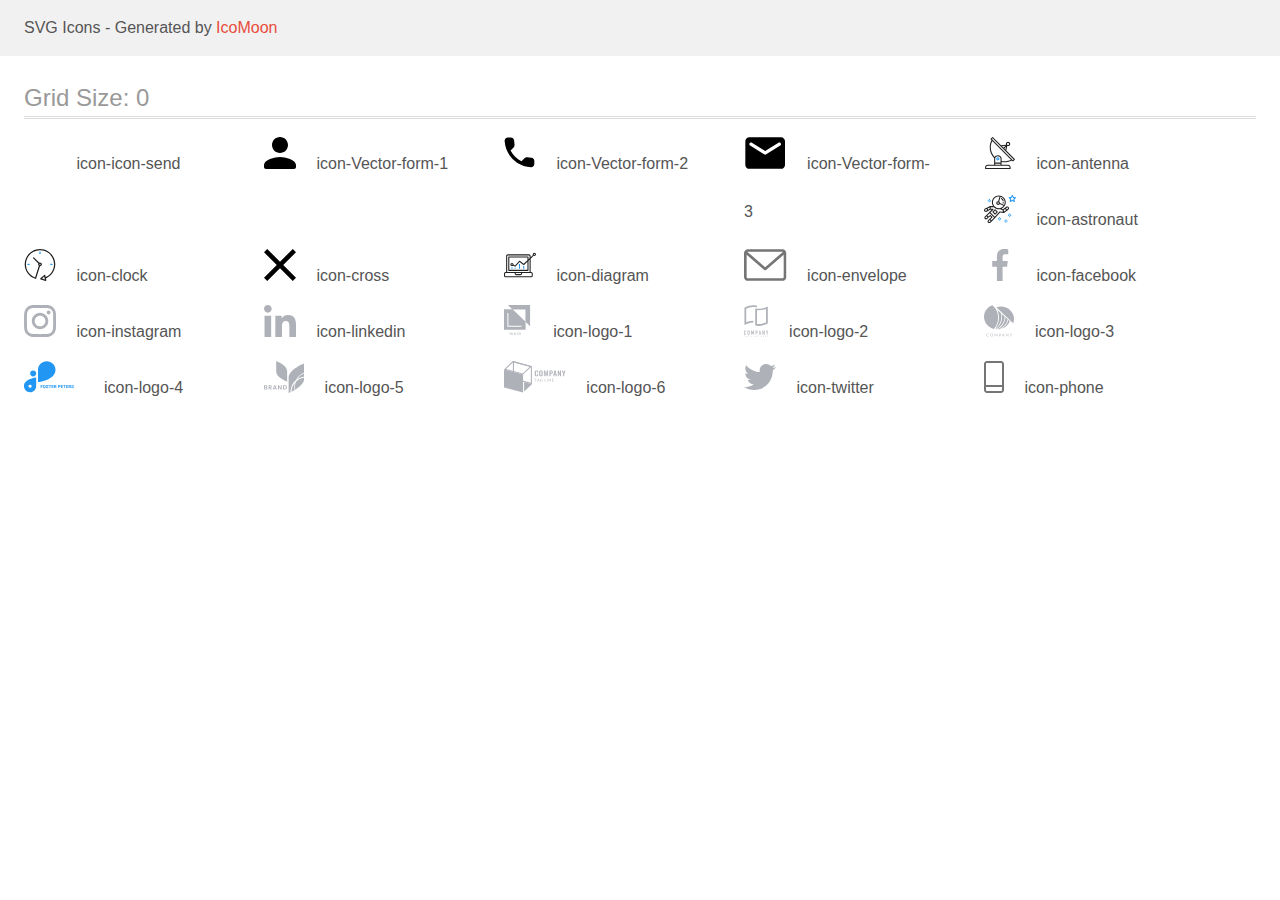
<file: images/icons/icomoonDZ6-new/demo.html>
<!doctype html>
<html>
<head>
    <title>IcoMoon - SVG Icons</title>
    <meta charset="utf-8">
    <meta name="viewport" content="width=device-width, initial-scale=1">
    <link rel="stylesheet" href="demo-files/demo.css">
    <link rel="stylesheet" href="style.css">
</head>
<body>
<svg aria-hidden="true" style="position: absolute; width: 0; height: 0; overflow: hidden;" version="1.1" xmlns="http://www.w3.org/2000/svg" xmlns:xlink="http://www.w3.org/1999/xlink">
<defs>
<symbol id="icon-icon-send" viewBox="0 0 32 32">
<path fill="#fff" style="fill: var(--color1, #fff)" d="M32 0l-32 18 10.227 3.788 15.773-14.788-11.998 16.186 0.010 0.004-0.012-0.004v8.814l5.735-6.691 7.265 2.691 5-28z"></path>
</symbol>
<symbol id="icon-Vector-form-1" viewBox="0 0 32 32">
<path d="M16 16c4.42 0 8-3.58 8-8s-3.58-8-8-8c-4.42 0-8 3.58-8 8s3.58 8 8 8zM16 20c-5.34 0-16 2.68-16 8v2c0 1.1 0.9 2 2 2h28c1.1 0 2-0.9 2-2v-2c0-5.32-10.66-8-16-8z"></path>
</symbol>
<symbol id="icon-Vector-form-2" viewBox="0 0 32 32">
<path d="M27.419 20.852l-4.201-0.48c-1.009-0.116-2.002 0.232-2.713 0.943l-3.044 3.044c-4.681-2.382-8.519-6.203-10.901-10.901l3.060-3.060c0.711-0.711 1.059-1.704 0.943-2.713l-0.48-4.168c-0.198-1.671-1.604-2.928-3.292-2.928h-2.862c-1.869 0-3.424 1.555-3.308 3.424 0.877 14.126 12.174 25.407 26.284 26.284 1.869 0.116 3.424-1.439 3.424-3.308v-2.861c0.016-1.671-1.241-3.077-2.911-3.275z"></path>
</symbol>
<symbol id="icon-Vector-form-3" viewBox="0 0 43 32">
<path d="M37.333 0h-32c-2.2 0-3.98 1.8-3.98 4l-0.020 24c0 2.2 1.8 4 4 4h32c2.2 0 4-1.8 4-4v-24c0-2.2-1.8-4-4-4zM36.533 8.5l-14.14 8.84c-0.64 0.4-1.48 0.4-2.12 0l-14.14-8.84c-0.5-0.32-0.8-0.86-0.8-1.44 0-1.34 1.46-2.14 2.6-1.44l13.4 8.38 13.4-8.38c1.14-0.7 2.6 0.1 2.6 1.44 0 0.58-0.3 1.12-0.8 1.44z"></path>
</symbol>
<symbol id="icon-antenna" viewBox="0 0 32 32">
<path fill="#212121" style="fill: var(--color2, #212121)" d="M30.773 22.098l-8.443-8.505 0.937-4.616c0.225 0.090 0.485 0.144 0.758 0.146h0.007c0.008 0 0.017 0 0.026 0 1.192 0 2.159-0.967 2.159-2.159s-0.967-2.159-2.159-2.159c-1.192 0-2.159 0.967-2.159 2.159 0 0.259 0.046 0.508 0.13 0.739l-0.005-0.015-4.96 0.606-8.091-8.133c-0.096-0.098-0.229-0.159-0.376-0.16h-0c-0.14 0.001-0.274 0.057-0.373 0.155l-1.512 1.504c-0.096 0.097-0.156 0.23-0.156 0.377s0.060 0.281 0.156 0.377v0l0.814 0.825c-1.143 2.062-1.816 4.522-1.816 7.139 0 4.106 1.656 7.824 4.336 10.525l-0.001-0.001c0.043 0.041 0.092 0.074 0.146 0.097-0.032 0.164-0.051 0.353-0.052 0.546v6.188h-6.4c-1.472 0.001-2.666 1.194-2.667 2.666v1.067c0 0.295 0.239 0.534 0.534 0.534h24.534c0.294 0 0.533-0.239 0.533-0.534v-1.067c-0.002-1.472-1.195-2.665-2.666-2.666h-6.4v-2.742c0.915 0.201 1.968 0.317 3.047 0.32h0.002c2.58-0.003 5.005-0.663 7.117-1.822l-0.077 0.039 0.818 0.823c0.099 0.101 0.235 0.159 0.376 0.16 0.14-0.001 0.274-0.057 0.373-0.155l1.512-1.504c0.096-0.097 0.156-0.23 0.156-0.377s-0.060-0.281-0.156-0.377v0zM23.28 6.233c0.193-0.192 0.459-0.31 0.752-0.31 0.589 0 1.067 0.478 1.067 1.066s-0.477 1.066-1.067 1.066c-0 0-0 0-0.001 0h-0.003c-0.587-0.003-1.061-0.479-1.061-1.066 0-0.295 0.12-0.563 0.314-0.756l0-0h-0.002zM22.024 9.737l-0.598 2.946-1.175-1.183 1.774-1.763zM21.419 8.835l-1.92 1.909-1.486-1.493 3.406-0.416zM24.004 28.8c0.884 0 1.6 0.716 1.6 1.6v0 0.534h-23.466v-0.534c0-0.884 0.716-1.6 1.6-1.6v0h20.267zM16.538 26.666v1.067h-5.334v-1.067h5.334zM11.204 25.6v-4.053c0-1.294 1.196-2.346 2.667-2.346s2.667 1.053 2.667 2.346v4.053h-5.334zM17.604 23.904v-2.357c0-1.882-1.675-3.413-3.733-3.413-0.017-0-0.038-0-0.058-0-1.353 0-2.54 0.707-3.213 1.771l-0.009 0.016c-2.36-2.482-3.812-5.846-3.812-9.55 0-2.314 0.567-4.496 1.569-6.414l-0.036 0.077 18.602 18.709c-1.823 0.947-3.979 1.502-6.266 1.502-1.079 0-2.128-0.124-3.136-0.357l0.093 0.018zM28.893 23.22l-21.057-21.181 0.754-0.752 7.935 7.98c0.004 0 0.006 0.007 0.009 0.010l13.115 13.191-0.757 0.752z"></path>
<path fill="#2196f3" style="fill: var(--color3, #2196f3)" d="M13.876 20.267h-0.005c-0.001 0-0.002 0-0.002 0-0.884 0-1.6 0.716-1.6 1.6s0.715 1.599 1.597 1.6h0.005c0.001 0 0.001 0 0.002 0 0.884 0 1.6-0.716 1.6-1.6s-0.715-1.599-1.598-1.6h-0zM14.249 22.245c-0.096 0.096-0.229 0.155-0.376 0.155-0.295 0-0.534-0.239-0.534-0.534s0.238-0.533 0.532-0.533h0c0.293 0.002 0.53 0.24 0.53 0.533 0 0.148-0.060 0.281-0.157 0.378v0h0.005z"></path>
</symbol>
<symbol id="icon-astronaut" viewBox="0 0 32 32">
<path fill="#2196f3" style="fill: var(--color3, #2196f3)" d="M31.974 4.524c-0.064-0.191-0.227-0.332-0.427-0.362l-0.003-0-1.911-0.278-0.855-1.731c-0.179-0.365-0.777-0.365-0.956 0l-0.855 1.731-1.911 0.278c-0.26 0.039-0.457 0.26-0.457 0.528 0 0.15 0.062 0.285 0.161 0.382l1.383 1.348-0.326 1.903c-0.034 0.2 0.048 0.402 0.212 0.522 0.166 0.12 0.383 0.135 0.562 0.040l1.709-0.899 1.709 0.899c0.072 0.038 0.157 0.061 0.247 0.061 0.295 0 0.534-0.239 0.534-0.534 0-0.031-0.003-0.062-0.008-0.092l0 0.003-0.326-1.903 1.383-1.348c0.099-0.097 0.161-0.233 0.161-0.382 0-0.059-0.009-0.115-0.027-0.168l0.001 0.004zM29.511 5.851c-0.126 0.122-0.183 0.299-0.153 0.472l0.191 1.114-1-0.526c-0.072-0.039-0.158-0.062-0.249-0.062s-0.177 0.023-0.252 0.063l0.003-0.001-1 0.526 0.191-1.114c0.005-0.027 0.008-0.059 0.008-0.091 0-0.149-0.061-0.285-0.16-0.381l-0-0-0.811-0.789 1.119-0.163c0.174-0.025 0.324-0.134 0.402-0.292l0.5-1.013 0.5 1.013c0.078 0.158 0.228 0.267 0.402 0.292l1.119 0.162-0.809 0.79zM26.134 20.522h-1.067v1.067h1.067v-1.067zM26.134 22.656h-1.067v1.066h1.067v-1.066zM27.2 21.589h-1.067v1.067h1.067v-1.067zM25.067 21.589h-1.067v1.067h1.067v-1.067zM22.4 26.389h-1.067v1.067h1.067v-1.067zM22.4 28.523h-1.067v1.067h1.067v-1.067zM23.467 27.456h-1.067v1.067h1.067v-1.067zM21.334 27.456h-1.067v1.067h1.067v-1.067zM16 24.256h-1.066v1.067h1.066v-1.067zM16 26.389h-1.066v1.067h1.066v-1.067zM17.067 25.322h-1.067v1.067h1.067v-1.067zM14.934 25.322h-1.067v1.067h1.067v-1.067zM5.867 6.122h-1.066v1.066h1.066v-1.066zM5.867 8.256h-1.066v1.066h1.066v-1.066zM6.933 7.189h-1.067v1.067h1.066v-1.067zM4.8 7.189h-1.067v1.067h1.067v-1.067z"></path>
<path fill="#212121" style="fill: var(--color2, #212121)" d="M24.715 14.16c-0.28-0.376-0.698-0.636-1.179-0.703l-0.009-0.001c-0.076-0.012-0.164-0.018-0.254-0.018-0.411 0-0.789 0.139-1.090 0.373l0.004-0.003-1.253 0.96-1.898 1.417-1.358-0.541c2.421-1.086 4.113-3.508 4.113-6.32 0-3.823-3.122-6.934-6.961-6.934s-6.961 3.11-6.961 6.934c0 1.386 0.415 2.674 1.12 3.759l-2.768-0.024c-0.009 0-0.016 0.005-0.023 0.005-0.057 0.003-0.11 0.014-0.159 0.033l0.004-0.001c-0.013 0.005-0.026 0.007-0.038 0.013-0.006 0.003-0.013 0.003-0.019 0.006l-3.233 1.596c-0 0-0.001 0-0.001 0.001l-1.893 0.91c-0.024 0.011-0.045 0.023-0.064 0.036l0.001-0.001c-0.482 0.324-0.795 0.867-0.795 1.483 0 0.297 0.073 0.577 0.201 0.823l-0.005-0.010c0.22 0.424 0.592 0.742 1.043 0.885l0.013 0.003c0.161 0.053 0.345 0.083 0.537 0.083 0.308 0 0.598-0.078 0.851-0.216l-0.009 0.005 1.388-0.738 2.264-1.169 1.357-0.008-5.442 5.415c0 0.001-0.001 0.001-0.001 0.001l-1.339 1.333c-0.303 0.299-0.491 0.714-0.491 1.173 0 0.002 0 0.003 0 0.005v-0c0.002 0.919 0.748 1.664 1.667 1.664 0.001 0 0.002 0 0.002 0h-0c0.428 0 0.854-0.162 1.18-0.485l1.314-1.309 1.741-1.3 0.901 0.897-3.102 3.088c-0.303 0.299-0.491 0.715-0.491 1.174 0 0.001 0 0.003 0 0.004v-0c0 0.445 0.174 0.864 0.49 1.179 0.302 0.3 0.717 0.485 1.176 0.485 0.001 0 0.002 0 0.003 0h-0c0.427 0 0.855-0.162 1.18-0.485l4.488-4.472c0.007-0.006 0.016-0.009 0.022-0.016l5.166-5.658 3.471 0.494c0.025 0.004 0.050 0.006 0.075 0.006 0.064 0 0.127-0.016 0.187-0.038 0.017-0.006 0.032-0.015 0.049-0.023 0.019-0.010 0.039-0.015 0.058-0.027l3.213-2.133c0.012-0.008 0.018-0.021 0.029-0.030 0.013-0.010 0.029-0.014 0.041-0.026l1.271-1.191c0.348-0.326 0.564-0.787 0.564-1.3 0-0.4-0.132-0.769-0.355-1.066l0.003 0.005zM2.13 17.77c-0.098 0.054-0.215 0.086-0.34 0.086-0.078 0-0.153-0.013-0.224-0.036l0.005 0.001c-0.294-0.093-0.504-0.364-0.504-0.683 0-0.236 0.114-0.445 0.29-0.575l0.002-0.001 1.314-0.632 0.316 0.924 0.133 0.389-0.992 0.527zM5.627 15.942l-1.548 0.8-0.255-0.746-0.184-0.537 2.027-1.001-0.040 1.484zM20.727 9.322c0 0.918-0.219 1.785-0.599 2.56l-4.181-1.899c-0.044-0.575-0.342-1.072-0.782-1.384l-0.006-0.004 1.464-4.86c2.377 0.756 4.104 2.974 4.104 5.588zM8.938 9.322c0-3.235 2.644-5.867 5.894-5.867 0.253 0 0.5 0.022 0.745 0.053l-1.432 4.753c-0.019 0-0.037-0.006-0.057-0.006-0 0-0.001 0-0.001 0-1.032 0-1.869 0.835-1.872 1.867v0c0.003 1.031 0.84 1.867 1.872 1.867 0 0 0 0 0.001 0h-0c0.695 0 1.295-0.383 1.618-0.944l3.863 1.755c-1.075 1.446-2.795 2.389-4.737 2.389-3.25 0-5.894-2.632-5.894-5.867zM14.895 10.122c0 0.441-0.362 0.8-0.806 0.8-0 0-0.001 0-0.001 0-0.443 0-0.802-0.358-0.804-0.8v-0c0-0.441 0.361-0.8 0.806-0.8s0.806 0.359 0.806 0.8zM2.464 25.146c-0.11 0.109-0.261 0.176-0.428 0.176s-0.317-0.067-0.427-0.175l0 0c-0.109-0.108-0.176-0.257-0.176-0.422s0.067-0.314 0.176-0.422l0-0 0.962-0.959 0.852 0.848-0.959 0.955zM5.678 28.88c-0.11 0.109-0.261 0.176-0.428 0.176s-0.317-0.067-0.427-0.175l0 0c-0.109-0.108-0.176-0.257-0.176-0.422s0.067-0.314 0.176-0.422l0-0 0.963-0.959 0.852 0.848-0.96 0.955zM9.16 25.411l-0.001 0.001-1.765 1.76-0.852-0.848 1.765-1.757c0.040-0.040 0.065-0.088 0.090-0.136 0.007-0.014 0.020-0.026 0.026-0.040 0.016-0.041 0.019-0.085 0.026-0.128 0.003-0.025 0.014-0.048 0.014-0.073 0-0.035-0.013-0.070-0.020-0.105-0.006-0.032-0.006-0.064-0.019-0.096-0.025-0.053-0.055-0.098-0.092-0.138l0 0c-0.010-0.012-0.014-0.027-0.025-0.038h-0.001s0-0.001-0.001-0.002l-1.607-1.6c-0.017-0.017-0.039-0.024-0.058-0.038-0.025-0.021-0.054-0.040-0.084-0.057l-0.003-0.001c-0.026-0.013-0.058-0.023-0.090-0.031l-0.003-0.001c-0.030-0.009-0.065-0.017-0.101-0.020l-0.002-0c-0.007-0-0.015-0.001-0.023-0.001-0.026 0-0.051 0.002-0.075 0.005l0.003-0c-0.036 0.005-0.069 0.009-0.104 0.021-0.036 0.013-0.067 0.028-0.096 0.046l0.002-0.001c-0.020 0.011-0.043 0.015-0.061 0.029l-1.774 1.324-0.901-0.897 2.399-2.386 4.36 4.289-0.928 0.919zM15.979 18.394c-0.016-0.002-0.030 0.004-0.046 0.003-0.008-0-0.017-0.001-0.027-0.001-0.031 0-0.062 0.003-0.092 0.008l0.003-0c-0.070 0.011-0.132 0.035-0.187 0.070l0.002-0.001c-0.031 0.019-0.058 0.039-0.083 0.062l0-0c-0.013 0.011-0.028 0.016-0.040 0.029l-4.698 5.146-4.328-4.256 2.833-2.818c0.096-0.097 0.156-0.23 0.156-0.377 0-0.295-0.239-0.534-0.534-0.534-0.001 0-0.001 0-0.002 0h0l-2.219 0.013 0.028-1.607 3.104 0.027c1.264 1.297 3.027 2.101 4.978 2.101 0.001 0 0.002 0 0.003 0h-0c0.438 0 0.864-0.046 1.28-0.122 0.040 0.032 0.080 0.064 0.129 0.085l2.41 0.96 0.152 0.759 0.178 0.885-3.003-0.427zM20.020 18.572l-0.313-1.558 1.446-1.080 0.946 1.257-2.080 1.381zM23.773 15.741l-0.837 0.785-0.931-1.237 0.831-0.637c0.155-0.119 0.351-0.168 0.543-0.143 0.193 0.027 0.364 0.128 0.48 0.284 0.088 0.117 0.141 0.265 0.141 0.426 0 0.206-0.087 0.391-0.226 0.521l-0 0z"></path>
<path fill="#212121" style="fill: var(--color2, #212121)" d="M13.602 18.544l-2.143-2.134c-0.096-0.096-0.229-0.155-0.376-0.155s-0.28 0.059-0.376 0.155l-2.143 2.133c-0.097 0.097-0.156 0.23-0.156 0.378s0.060 0.281 0.156 0.378l-0-0 2.142 2.134c0.096 0.096 0.229 0.156 0.376 0.156s0.28-0.059 0.376-0.156v0l2.143-2.134c0.097-0.097 0.157-0.23 0.157-0.378s-0.060-0.281-0.157-0.378l-0-0zM11.083 20.303l-1.387-1.381 1.386-1.381 1.387 1.381-1.387 1.381zM17.164 5.071l-0.258 1.036c0.071 0.018 1.738 0.452 1.738 2.149h1.067c0-2.017-1.666-2.965-2.547-3.184zM19.711 9.322h-1.067v1.066h1.067v-1.066z"></path>
</symbol>
<symbol id="icon-clock" viewBox="0 0 32 32">
<path fill="#212121" style="fill: var(--color2, #212121)" d="M31.296 15.301c-0.001-8.452-6.855-15.303-15.308-15.301s-15.303 6.855-15.301 15.308c0.002 6.788 4.422 12.543 10.54 14.545l0.108 0.031c0.061 0.019 0.123 0.029 0.187 0.029 0.12 0 0.238-0.032 0.342-0.094 0.135-0.080 0.236-0.207 0.283-0.357l3.865-12.25c1.054-0.004 1.906-0.859 1.906-1.913 0-1.056-0.856-1.913-1.913-1.913-0.303 0-0.59 0.071-0.845 0.196l0.011-0.005-5.106-5.107c-0.114-0.11-0.271-0.179-0.443-0.179-0.352 0-0.638 0.286-0.638 0.638 0 0.172 0.068 0.328 0.179 0.443l-0-0 5.103 5.109c-0.121 0.241-0.191 0.525-0.191 0.825 0 0.602 0.283 1.137 0.724 1.481l0.004 0.003-3.683 11.673c-7.278-2.681-11.004-10.754-8.324-18.032s10.754-11.004 18.032-8.323c7.278 2.681 11.004 10.754 8.323 18.032-1.345 3.581-4.003 6.406-7.374 7.938l-0.088 0.036-0.398-1.874c-0.063-0.291-0.318-0.506-0.624-0.506-0.163 0-0.313 0.061-0.425 0.163l0.001-0.001-3.837 3.426c-0.132 0.117-0.214 0.287-0.214 0.477 0 0.283 0.185 0.524 0.441 0.606l0.005 0.001 4.899 1.563c0.058 0.020 0.126 0.031 0.196 0.031 0.352 0 0.637-0.285 0.637-0.637 0-0.047-0.005-0.093-0.015-0.138l0.001 0.004-0.391-1.839c5.528-2.374 9.329-7.772 9.329-14.057 0-0.011 0-0.023-0-0.034v0.002zM15.992 14.664c0.352 0 0.638 0.286 0.638 0.638s-0.285 0.638-0.638 0.638v0c-0.352 0-0.638-0.286-0.638-0.638s0.286-0.638 0.638-0.638v0zM18.092 29.528l2.184-1.948 0.603 2.84-2.787-0.892z"></path>
<path fill="#2196f3" style="fill: var(--color3, #2196f3)" d="M15.354 3.185v1.275c0 0.352 0.286 0.638 0.638 0.638s0.638-0.285 0.638-0.638v0-1.275c0-0.352-0.285-0.638-0.638-0.638s-0.638 0.285-0.638 0.638v0zM3.876 14.664c-0.352 0-0.638 0.286-0.638 0.638s0.285 0.638 0.638 0.638h1.275c0.352 0 0.638-0.286 0.638-0.638s-0.285-0.638-0.638-0.638h-1.275zM28.108 15.939c0.352 0 0.638-0.286 0.638-0.638s-0.285-0.638-0.638-0.638h-1.275c-0.352 0-0.638 0.286-0.638 0.638s0.285 0.638 0.638 0.638h1.275z"></path>
</symbol>
<symbol id="icon-cross" viewBox="0 0 32 32">
<path d="M32 3.223l-3.223-3.223-12.777 12.777-12.777-12.777-3.223 3.223 12.777 12.777-12.777 12.777 3.223 3.223 12.777-12.777 12.777 12.777 3.223-3.223-12.777-12.777 12.777-12.777z"></path>
</symbol>
<symbol id="icon-diagram" viewBox="0 0 32 32">
<path fill="#2196f3" style="fill: var(--color3, #2196f3)" d="M14.926 14.965h1.066v4.798h-1.066v-4.798zM19.19 17.097h1.066v2.665h-1.066v-2.665zM10.661 18.696h1.066v1.066h-1.066v-1.066zM7.463 18.163h1.066v1.599h-1.066v-1.599z"></path>
<path fill="#212121" style="fill: var(--color2, #212121)" d="M1.599 28.291h25.586c0 0 0 0 0 0 0.883 0 1.599-0.716 1.599-1.599v0-2.132c0-0.883-0.716-1.599-1.599-1.599v0h-0.533v-13.294l3.028-2.868c0.207 0.104 0.452 0.166 0.711 0.166 0.888 0 1.608-0.72 1.608-1.608s-0.72-1.608-1.608-1.608c-0.888 0-1.608 0.72-1.608 1.608 0 0.247 0.056 0.481 0.155 0.69l-0.004-0.010-2.281 2.162v-1.23c0-0.883-0.716-1.599-1.599-1.599v0h-21.323c-0.883 0-1.599 0.716-1.599 1.599v0 15.992h-0.533c-0.883 0-1.599 0.716-1.599 1.599v0 2.132c0 0.883 0.716 1.599 1.599 1.599v0zM30.384 4.837c0.294 0 0.533 0.239 0.533 0.533s-0.239 0.533-0.533 0.533v0c-0.294 0-0.533-0.239-0.533-0.533s0.239-0.533 0.533-0.533v0zM3.198 6.969c0-0.294 0.239-0.533 0.533-0.533h21.323c0.294 0 0.533 0.239 0.533 0.533v2.239l-1.066 1.013v-2.185c0-0.295-0.239-0.534-0.534-0.534h-19.189c-0.294 0-0.534 0.239-0.534 0.533v13.327c0 0.294 0.239 0.533 0.534 0.533h19.189c0.295 0 0.534-0.239 0.534-0.533v-9.675l1.066-1.010v12.283h-22.389v-15.991zM7.996 13.899c-0.001 0-0.003 0-0.005 0-0.883 0-1.599 0.716-1.599 1.599s0.716 1.599 1.599 1.599c0.432 0 0.824-0.172 1.112-0.45l-0 0 1.853 0.93c0.215 0.107 0.476 0.057 0.636-0.122l3.939-4.432 3.872 2.902c0.208 0.155 0.498 0.139 0.686-0.039l3.365-3.188v8.131h-18.123v-12.261h18.123v2.661l-3.771 3.572-3.904-2.927c-0.088-0.067-0.2-0.107-0.32-0.107-0.158 0-0.3 0.069-0.398 0.178l-0 0.001-3.993 4.493-1.493-0.746c0.011-0.064 0.017-0.128 0.020-0.193 0-0.883-0.716-1.599-1.599-1.599v0zM8.529 15.498c0 0.294-0.239 0.533-0.533 0.533s-0.533-0.239-0.533-0.533v0c0-0.294 0.239-0.533 0.533-0.533s0.533 0.239 0.533 0.533v0zM11.727 24.026h5.33v0.533c0 0.294-0.238 0.533-0.533 0.533h-4.265c-0.294 0-0.533-0.239-0.533-0.533v0-0.533zM1.067 24.56c0-0.294 0.238-0.533 0.533-0.533h9.062v0.533c0 0.883 0.716 1.599 1.599 1.599v0h4.265c0.883 0 1.599-0.716 1.599-1.599v0-0.533h9.062c0.294 0 0.533 0.239 0.533 0.533v2.132c0 0.294-0.239 0.533-0.533 0.533h-25.586c-0 0-0 0-0 0-0.294 0-0.533-0.239-0.533-0.533 0 0 0 0 0 0v0-2.132z"></path>
</symbol>
<symbol id="icon-envelope" viewBox="0 0 43 32">
<path fill="#757575" style="fill: var(--color4, #757575)" d="M38.667 0h-34.667c-2.205 0-4 1.795-4 4v24c0 2.205 1.795 4 4 4h34.667c2.205 0 4-1.795 4-4v-24c0-2.205-1.795-4-4-4zM38.667 2.667c0.181 0 0.355 0.037 0.512 0.104l-17.845 15.467-17.845-15.467c0.151-0.065 0.327-0.104 0.512-0.104h34.667zM38.667 29.333h-34.667c-0.736 0-1.333-0.597-1.333-1.333v0-22.413l17.792 15.421c0.233 0.203 0.539 0.327 0.875 0.327s0.642-0.124 0.876-0.328l-0.002 0.001 17.792-15.421v22.413c0 0.736-0.597 1.333-1.333 1.333v0z"></path>
</symbol>
<symbol id="icon-facebook" viewBox="0 0 32 32">
<path fill="#afb1b8" style="fill: var(--color5, #afb1b8)" d="M21.328 5.312h2.923v-5.088c-1.232-0.143-2.66-0.224-4.108-0.224-0.052 0-0.104 0-0.156 0l0.008-0c-4.213 0-7.099 2.65-7.099 7.52v4.48h-4.646v5.688h4.646v14.312h5.699v-14.31h4.459l0.707-5.688h-5.168v-3.922c0-1.643 0.443-2.768 2.734-2.768z"></path>
</symbol>
<symbol id="icon-instagram" viewBox="0 0 32 32">
<path fill="#afb1b8" style="fill: var(--color5, #afb1b8)" d="M31.968 9.408c-0.074-1.701-0.349-2.869-0.744-3.882-0.423-1.111-1.052-2.058-1.847-2.837l-0.001-0.001c-0.78-0.792-1.724-1.419-2.778-1.827l-0.054-0.018c-1.021-0.394-2.182-0.667-3.883-0.742-1.712-0.082-2.256-0.101-6.602-0.101-4.344 0-4.888 0.019-6.595 0.094-1.701 0.074-2.869 0.349-3.88 0.742-1.112 0.424-2.060 1.054-2.839 1.85l-0.001 0.001c-0.791 0.78-1.418 1.724-1.825 2.778l-0.018 0.054c-0.395 1.019-0.669 2.181-0.744 3.882-0.082 1.712-0.101 2.256-0.101 6.602 0 4.344 0.019 4.888 0.094 6.595 0.075 1.701 0.35 2.869 0.744 3.882 0.426 1.11 1.055 2.057 1.849 2.837l0.001 0.001c0.8 0.813 1.77 1.443 2.832 1.843 1.019 0.395 2.182 0.67 3.882 0.744 1.707 0.075 2.251 0.094 6.595 0.094 4.346 0 4.89-0.019 6.595-0.094 1.701-0.074 2.869-0.349 3.882-0.742 2.157-0.85 3.833-2.526 4.664-4.628l0.019-0.055c0.394-1.019 0.669-2.182 0.744-3.882 0.075-1.707 0.093-2.251 0.093-6.595s-0.006-4.888-0.080-6.595zM29.088 22.474c-0.070 1.563-0.333 2.406-0.552 2.97-0.551 1.399-1.638 2.486-3.001 3.024l-0.036 0.013c-0.563 0.219-1.413 0.482-2.97 0.55-1.688 0.075-2.194 0.094-6.464 0.094-4.269 0-4.782-0.019-6.464-0.094-1.563-0.069-2.406-0.331-2.97-0.55-0.721-0.269-1.334-0.676-1.836-1.192l-0.001-0.001c-0.517-0.503-0.924-1.117-1.184-1.803l-0.011-0.034c-0.218-0.563-0.48-1.413-0.549-2.97-0.075-1.688-0.094-2.195-0.094-6.464 0-4.27 0.019-4.784 0.094-6.464 0.069-1.563 0.331-2.406 0.549-2.97 0.269-0.722 0.678-1.337 1.198-1.837l0.002-0.002c0.504-0.517 1.119-0.923 1.806-1.182l0.034-0.011c0.56-0.219 1.411-0.48 2.968-0.55 1.688-0.074 2.194-0.093 6.464-0.093 4.275 0 4.782 0.019 6.464 0.093 1.562 0.069 2.406 0.331 2.97 0.55 0.693 0.256 1.325 0.662 1.837 1.194 0.531 0.52 0.938 1.144 1.195 1.84 0.218 0.56 0.48 1.411 0.549 2.968 0.075 1.688 0.094 2.194 0.094 6.464 0 4.269-0.019 4.768-0.094 6.458z"></path>
<path fill="#afb1b8" style="fill: var(--color5, #afb1b8)" d="M16.059 7.782c-4.539 0.002-8.218 3.682-8.219 8.221v0c0 0 0 0.001 0 0.002 0 4.541 3.681 8.222 8.222 8.222s8.222-3.681 8.222-8.222c0-4.541-3.681-8.222-8.222-8.222-0.001 0-0.001 0-0.002 0h0zM16.059 21.334c-2.945-0-5.332-2.388-5.332-5.333s2.388-5.333 5.333-5.333c0 0 0.001 0 0.001 0h-0c2.946 0 5.334 2.388 5.334 5.334s-2.388 5.334-5.334 5.334v0zM26.525 7.458c0 1.060-0.86 1.92-1.92 1.92s-1.92-0.86-1.92-1.92v0c0-1.060 0.86-1.92 1.92-1.92s1.92 0.86 1.92 1.92v0z"></path>
</symbol>
<symbol id="icon-linkedin" viewBox="0 0 32 32">
<path fill="#afb1b8" style="fill: var(--color5, #afb1b8)" d="M31.992 32h0.008v-11.738c0-5.741-1.237-10.163-7.947-10.163-3.227 0-5.392 1.77-6.277 3.45h-0.093v-2.914h-6.365v21.363h6.627v-10.578c0-2.786 0.528-5.48 3.978-5.48 3.398 0 3.448 3.179 3.448 5.658v10.402h6.621zM0.528 10.635h6.635v21.365h-6.635v-21.365zM3.843 0c-2.123 0-3.843 1.721-3.843 3.843v0c0 2.12 1.722 3.878 3.843 3.878 2.12 0 3.842-1.757 3.842-3.878s-1.72-3.841-3.841-3.843h-0z"></path>
</symbol>
<symbol id="icon-logo-1" viewBox="0 0 29 32">
<path fill="#afb1b8" style="fill: var(--color5, #afb1b8)" d="M3.84 0l4.677 4.428h13.046v12.351l4.677 4.428v-21.206h-22.4z"></path>
<path fill="#afb1b8" style="fill: var(--color5, #afb1b8)" d="M0 4.241v20.6h21.76v-8.188l-13.105-12.407-8.655-0.005zM17.615 21.828h-14.172v-13.855h1.002v12.917h13.17v0.938zM6.266 28.662l0.524-1.078h0.438l-0.764 1.437v0.838h-0.397v-0.838l-0.764-1.437h0.439l0.524 1.078zM8.513 29.329h-0.881l-0.184 0.53h-0.411l0.859-2.275h0.355l0.861 2.275h-0.413l-0.186-0.53zM7.743 29.010h0.659l-0.33-0.944-0.33 0.944zM10.071 29.244c0-0.105 0.029-0.202 0.086-0.289 0.058-0.089 0.17-0.193 0.339-0.314-0.069-0.083-0.131-0.176-0.182-0.276l-0.004-0.008c-0.031-0.066-0.050-0.144-0.052-0.226v-0c0-0.179 0.054-0.319 0.163-0.422s0.254-0.156 0.437-0.156c0.166 0 0.301 0.049 0.406 0.147 0.106 0.097 0.16 0.218 0.16 0.361 0 0.001 0 0.002 0 0.003 0 0.096-0.027 0.186-0.074 0.262l0.001-0.002c-0.063 0.095-0.142 0.174-0.233 0.236l-0.003 0.002-0.155 0.113 0.44 0.518c0.063-0.125 0.095-0.264 0.095-0.417h0.33c0 0.28-0.065 0.509-0.196 0.689l0.334 0.396h-0.44l-0.128-0.152c-0.154 0.115-0.348 0.183-0.558 0.183-0.008 0-0.017-0-0.025-0l0.001 0c-0.225 0-0.405-0.060-0.54-0.179-0.124-0.11-0.202-0.27-0.202-0.447 0-0.007 0-0.014 0-0.021l-0 0.001zM10.824 29.587c0.128 0 0.248-0.043 0.359-0.128l-0.497-0.586-0.049 0.035c-0.125 0.095-0.188 0.203-0.188 0.325 0 0.105 0.034 0.191 0.102 0.256 0.066 0.061 0.156 0.099 0.254 0.099 0.006 0 0.013-0 0.019-0l-0.001 0zM10.614 28.121c0 0.088 0.054 0.197 0.161 0.33l0.173-0.118 0.049-0.039c0.059-0.052 0.097-0.128 0.097-0.212 0-0.003-0-0.006-0-0.009v0c0-0.001 0-0.001 0-0.002 0-0.059-0.026-0.112-0.067-0.149l-0-0c-0.042-0.040-0.099-0.064-0.162-0.064-0.003 0-0.006 0-0.009 0h0c-0.003-0-0.006-0-0.010-0-0.066 0-0.126 0.029-0.167 0.075l-0 0c-0.041 0.048-0.066 0.111-0.066 0.179 0 0.003 0 0.007 0 0.010v-0zM14.748 29.118c-0.023 0.243-0.113 0.432-0.269 0.568s-0.364 0.204-0.623 0.204c-0.181 0-0.341-0.043-0.48-0.128-0.139-0.089-0.248-0.214-0.317-0.362l-0.002-0.005c-0.074-0.16-0.117-0.347-0.117-0.544 0-0.003 0-0.005 0-0.008v0-0.212c0-0.214 0.038-0.403 0.114-0.567 0.077-0.164 0.186-0.29 0.326-0.378 0.143-0.089 0.307-0.133 0.494-0.133 0.251 0 0.453 0.068 0.606 0.205s0.243 0.329 0.268 0.578h-0.394c-0.019-0.163-0.067-0.281-0.144-0.353-0.076-0.073-0.188-0.109-0.336-0.109-0.172 0-0.304 0.063-0.397 0.189-0.092 0.125-0.138 0.309-0.141 0.552v0.202c0 0.246 0.044 0.433 0.132 0.563s0.218 0.194 0.387 0.194c0.155 0 0.272-0.035 0.35-0.105s0.128-0.186 0.148-0.348h0.394zM16.918 28.78c0 0.223-0.038 0.419-0.115 0.588-0.077 0.168-0.188 0.297-0.332 0.388-0.143 0.090-0.307 0.134-0.494 0.134-0.184 0-0.349-0.045-0.493-0.134-0.146-0.094-0.261-0.225-0.332-0.38l-0.002-0.006c-0.075-0.163-0.119-0.354-0.119-0.555 0-0.008 0-0.015 0-0.023v0.001-0.128c0-0.222 0.038-0.418 0.117-0.588s0.19-0.3 0.333-0.389c0.144-0.091 0.308-0.136 0.493-0.136s0.35 0.045 0.493 0.134c0.143 0.089 0.255 0.217 0.333 0.384s0.118 0.362 0.118 0.584v0.126zM16.522 28.662c0-0.252-0.048-0.445-0.143-0.58-0.085-0.123-0.225-0.202-0.384-0.202-0.007 0-0.015 0-0.022 0.001l0.001-0c-0.005-0-0.011-0-0.016-0-0.159 0-0.299 0.079-0.384 0.2l-0.001 0.002c-0.096 0.133-0.145 0.323-0.147 0.567v0.131c0 0.25 0.049 0.444 0.146 0.58s0.233 0.205 0.406 0.205c0.175 0 0.31-0.067 0.403-0.2 0.095-0.133 0.142-0.328 0.142-0.584v-0.118z"></path>
</symbol>
<symbol id="icon-logo-2" viewBox="0 0 25 32">
<path fill="#afb1b8" style="fill: var(--color5, #afb1b8)" d="M10.447 1.806h0.084c0.156 0 0.324 0.015 0.49 0.030 0.734 0.052 1.463 0.162 2.18 0.329v-1.762c-0.652-0.172-1.42-0.299-2.207-0.357l-0.042-0.002c-0.254-0.020-0.571-0.035-0.889-0.043l-0.021-0h-0.263c-1.523 0.006-3.040 0.201-4.514 0.582-1.68 0.418-3.293 1.075-4.79 1.948v17.475c1.312-0.729 2.832-1.339 4.431-1.75l0.135-0.029c1.123-0.3 2.433-0.51 3.78-0.586l0.052-0.002h0.052c0.217-0.011 0.433-0.017 0.655-0.018v-1.791c-1.78 0.024-3.493 0.264-5.129 0.695l0.147-0.033c-0.603 0.157-1.185 0.326-1.731 0.513l-0.623 0.212v-13.626l0.266-0.128c1.89-0.918 4.096-1.513 6.425-1.649l0.047-0.002c0.008-0.001 0.018-0.001 0.028-0.001s0.019 0 0.029 0.001l-0.001-0c0.248-0.012 0.497-0.018 0.742-0.018h0.28c0.129 0.003 0.258 0.006 0.388 0.014z"></path>
<path fill="#afb1b8" style="fill: var(--color5, #afb1b8)" d="M14.837 3.651c-0.005 0-0.010 0-0.016 0-0.915 0-1.811-0.077-2.684-0.225l0.094 0.013c-0.277-0.047-0.55-0.103-0.814-0.164v17.275c1.12 0.277 2.271 0.412 3.425 0.404 1.607-0.007 3.162-0.218 4.644-0.61l-0.128 0.029c1.817-0.461 3.412-1.129 4.877-1.995l-0.085 0.047v-17.163c-1.311 0.728-2.83 1.338-4.429 1.751l-0.136 0.030c-1.551 0.399-3.146 0.603-4.746 0.609zM21.745 3.95l0.623-0.209v13.63l-0.266 0.129c-0.903 0.442-1.962 0.834-3.065 1.118l-0.119 0.026c-1.331 0.345-2.699 0.521-4.074 0.527-0.411 0-0.818-0.017-1.214-0.052l-0.426-0.038v-14.017l0.497 0.033c0.361 0.023 0.735 0.034 1.141 0.034 1.841-0.007 3.622-0.248 5.32-0.696l-0.147 0.033c0.581-0.154 1.158-0.326 1.731-0.518zM1.684 25.977c-0.167-0.173-0.401-0.281-0.661-0.281-0.011 0-0.023 0-0.034 0.001l0.002-0c-0.004-0-0.009-0-0.014-0-0.139 0-0.272 0.028-0.393 0.078l0.007-0.003c-0.237 0.095-0.42 0.28-0.51 0.512l-0.002 0.006c-0.049 0.123-0.073 0.254-0.071 0.386v2.335c-0.006 0.164 0.026 0.328 0.092 0.479 0.055 0.12 0.135 0.226 0.234 0.313 0.093 0.078 0.202 0.135 0.32 0.166 0.114 0.031 0.231 0.048 0.349 0.048 0.13 0.001 0.258-0.026 0.377-0.081 0.351-0.156 0.591-0.5 0.591-0.901v-0.261h-0.611v0.208c0 0.004 0 0.009 0 0.014 0 0.070-0.013 0.136-0.037 0.198l0.001-0.004c-0.021 0.052-0.051 0.095-0.089 0.132l-0 0c-0.070 0.054-0.159 0.088-0.255 0.089h-0c-0.011 0.001-0.023 0.002-0.036 0.002-0.103 0-0.194-0.050-0.25-0.127l-0.001-0.001c-0.051-0.082-0.082-0.182-0.082-0.289 0-0.008 0-0.016 0.001-0.024l-0 0.001v-2.177c-0.004-0.121 0.022-0.24 0.075-0.349 0.056-0.087 0.153-0.143 0.262-0.143 0.013 0 0.025 0.001 0.038 0.002l-0.001-0c0.003-0 0.007-0 0.012-0 0.107 0 0.201 0.052 0.26 0.131l0.001 0.001c0.063 0.082 0.101 0.187 0.101 0.3 0 0.005-0 0.009-0 0.014v-0.001 0.202h0.604v-0.238c0-0.003 0-0.007 0-0.011 0-0.143-0.027-0.28-0.077-0.405l0.003 0.007c-0.048-0.128-0.117-0.237-0.205-0.329l0 0zM5.31 25.951c-0.186-0.158-0.429-0.255-0.694-0.257h-0c-0.124 0-0.248 0.023-0.364 0.066-0.252 0.090-0.451 0.276-0.557 0.511l-0.002 0.006c-0.062 0.142-0.092 0.297-0.089 0.452v2.239c-0.004 0.158 0.026 0.314 0.089 0.458 0.055 0.121 0.136 0.228 0.237 0.313 0.094 0.086 0.203 0.154 0.322 0.197 0.117 0.043 0.24 0.065 0.364 0.066 0.267-0.001 0.51-0.1 0.695-0.264l-0.001 0.001c0.097-0.087 0.176-0.194 0.23-0.313 0.063-0.144 0.093-0.301 0.089-0.458v-2.239c0-0.006 0-0.014 0-0.021 0-0.156-0.033-0.304-0.092-0.438l0.003 0.007c-0.057-0.128-0.135-0.237-0.23-0.327l-0-0zM5.025 28.969c0.001 0.010 0.002 0.023 0.002 0.035 0 0.114-0.047 0.216-0.123 0.289l-0 0c-0.077 0.065-0.178 0.105-0.287 0.105s-0.21-0.040-0.288-0.105l0.001 0.001c-0.076-0.073-0.123-0.175-0.123-0.289 0-0.012 0.001-0.025 0.002-0.037l-0 0.002v-2.239c-0.001-0.010-0.001-0.022-0.001-0.034 0-0.113 0.047-0.216 0.123-0.289l0-0c0.077-0.065 0.178-0.105 0.287-0.105s0.21 0.040 0.288 0.105l-0.001-0.001c0.076 0.073 0.123 0.175 0.123 0.289 0 0.012-0.001 0.025-0.002 0.037l0-0.002v2.24zM10.072 29.969v-4.24h-0.586l-0.771 2.244h-0.010l-0.777-2.244h-0.58v4.239h0.606v-2.578h0.011l0.593 1.823h0.302l0.598-1.823h0.010v2.578h0.606zM13.513 26.027c-0.093-0.105-0.211-0.185-0.342-0.232-0.124-0.042-0.267-0.066-0.416-0.066-0.008 0-0.016 0-0.024 0l0.001-0h-0.9v4.24h0.604v-1.656h0.311c0.189 0.009 0.376-0.031 0.545-0.116 0.139-0.078 0.251-0.188 0.329-0.32l0.002-0.004c0.070-0.113 0.117-0.238 0.138-0.369 0.021-0.133 0.033-0.287 0.033-0.444 0-0.013-0-0.027-0-0.040l0 0.002c0.006-0.203-0.014-0.407-0.059-0.606-0.043-0.153-0.12-0.284-0.223-0.39l0 0zM13.201 27.319c-0.003 0.081-0.023 0.157-0.057 0.224l0.001-0.003c-0.035 0.065-0.089 0.116-0.154 0.147l-0.002 0.001c-0.075 0.034-0.162 0.054-0.254 0.054-0.011 0-0.022-0-0.033-0.001l0.002 0h-0.276v-1.441h0.311c0.009-0 0.019-0.001 0.029-0.001 0.088 0 0.172 0.020 0.247 0.055l-0.004-0.002c0.062 0.036 0.111 0.090 0.141 0.154l0.001 0.002c0.033 0.074 0.051 0.155 0.053 0.236v0.282c0 0.098 0.006 0.201 0 0.291h-0.006zM16.374 25.729h-0.495l-0.934 4.24h0.604l0.177-0.911h0.823l0.178 0.911h0.604l-0.957-4.24zM15.817 28.481l0.297-1.537h0.011l0.295 1.537h-0.604zM20.277 28.283h-0.011l-0.913-2.554h-0.58v4.24h0.604v-2.55h0.012l0.923 2.549h0.568v-4.239h-0.604v2.554zM23.968 25.729l-0.486 1.686h-0.012l-0.486-1.686h-0.639l0.83 2.448v1.791h0.604v-1.791l0.83-2.447h-0.64zM0 31.166h0.291v0.817h0.198v-0.817h0.289v-0.167h-0.778v0.168zM2.447 30.998l-0.382 0.985h0.21l0.081-0.224h0.392l0.084 0.224h0.215l-0.391-0.985h-0.21zM2.417 31.593l0.134-0.365 0.134 0.365h-0.268zM4.866 31.62h0.228v0.127c-0.063 0.051-0.145 0.082-0.234 0.083h-0c-0.004 0-0.009 0-0.014 0-0.079 0-0.149-0.037-0.195-0.094l-0-0c-0.046-0.065-0.073-0.147-0.073-0.234 0-0.008 0-0.016 0.001-0.023l-0 0.001c0-0.219 0.095-0.329 0.283-0.329 0.006-0.001 0.014-0.001 0.021-0.001 0.097 0 0.178 0.067 0.201 0.157l0 0.001 0.194-0.038c-0.042-0.192-0.18-0.289-0.417-0.289-0.004-0-0.008-0-0.013-0-0.127 0-0.244 0.048-0.331 0.127l0-0c-0.088 0.087-0.143 0.208-0.143 0.342 0 0.013 0 0.026 0.002 0.038l-0-0.002c-0 0.007-0 0.015-0 0.023 0 0.132 0.048 0.254 0.127 0.347l-0.001-0.001c0.087 0.090 0.209 0.146 0.343 0.146 0.011 0 0.021-0 0.032-0.001l-0.001 0c0.005 0 0.010 0 0.016 0 0.155 0 0.296-0.060 0.402-0.157l-0 0v-0.388h-0.426v0.166zM7.337 30.998h-0.199v0.985h0.689v-0.167h-0.49v-0.817zM9.426 30.998h-0.199v0.985h0.199v-0.985zM11.469 31.655l-0.404-0.657h-0.193v0.985h0.185v-0.643l0.396 0.643h0.198v-0.985h-0.182v0.658zM13.315 31.549h0.49v-0.167h-0.49v-0.215h0.527v-0.168h-0.727v0.985h0.747v-0.167h-0.548v-0.266zM17.792 31.386h-0.388v-0.388h-0.198v0.984h0.198v-0.431h0.388v0.431h0.198v-0.985h-0.198v0.388zM19.649 31.549h0.492v-0.167h-0.492v-0.215h0.529v-0.168h-0.726v0.985h0.746v-0.167h-0.548v-0.266zM22.168 31.55c0.172-0.027 0.258-0.118 0.258-0.274 0.001-0.008 0.002-0.018 0.002-0.028 0-0.079-0.038-0.148-0.098-0.191l-0.001-0c-0.073-0.037-0.159-0.059-0.25-0.059-0.014 0-0.027 0-0.040 0.001l0.002-0h-0.417v0.984h0.198v-0.412h0.039c0.005-0 0.010-0 0.016-0 0.039 0 0.076 0.008 0.109 0.023l-0.002-0.001c0.029 0.018 0.053 0.042 0.070 0.072l0.215 0.313h0.236l-0.12-0.192c-0.054-0.096-0.128-0.175-0.215-0.235l-0.002-0.002zM21.969 31.413h-0.146v-0.247h0.156c0.012-0.001 0.027-0.002 0.042-0.002 0.057 0 0.111 0.009 0.163 0.026l-0.004-0.001c0.026 0.024 0.043 0.058 0.043 0.096 0 0.042-0.020 0.080-0.052 0.104l-0 0c-0.049 0.016-0.106 0.025-0.164 0.025-0.013 0-0.026-0-0.039-0.001l0.002 0zM24.068 31.549h0.49v-0.167h-0.49v-0.215h0.529v-0.168h-0.728v0.985h0.747v-0.167h-0.548v-0.266z"></path>
</symbol>
<symbol id="icon-logo-3" viewBox="0 0 31 32">
<path fill="#afb1b8" style="fill: var(--color5, #afb1b8)" d="M4.722 31.103c0.023 0.001 0.044 0.010 0.060 0.025v0l0.153 0.161c-0.119 0.13-0.266 0.234-0.431 0.304-0.194 0.077-0.401 0.115-0.61 0.109-0.009 0-0.020 0-0.031 0-0.196 0-0.382-0.038-0.554-0.106l0.010 0.004c-0.332-0.134-0.588-0.397-0.709-0.725l-0.003-0.009c-0.061-0.164-0.097-0.353-0.097-0.55 0-0.007 0-0.015 0-0.022v0.001c-0-0.007-0-0.015-0-0.023 0-0.198 0.038-0.387 0.108-0.56l-0.004 0.010c0.067-0.165 0.168-0.316 0.298-0.444 0.13-0.127 0.286-0.225 0.459-0.29 0.188-0.070 0.389-0.104 0.591-0.102 0.188-0.004 0.375 0.027 0.55 0.093 0.151 0.063 0.29 0.149 0.412 0.257l-0.129 0.171c-0.009 0.012-0.020 0.023-0.032 0.031l-0 0c-0.013 0.009-0.028 0.014-0.045 0.014-0.002 0-0.004-0-0.006-0l0 0c-0.021-0.001-0.040-0.008-0.056-0.019l0 0-0.068-0.045-0.096-0.059c-0.087-0.046-0.189-0.082-0.296-0.101l-0.006-0.001c-0.063-0.011-0.135-0.018-0.209-0.018-0.007 0-0.013 0-0.020 0h0.001c-0.005-0-0.010-0-0.016-0-0.147 0-0.288 0.028-0.417 0.079l0.008-0.003c-0.13 0.051-0.241 0.124-0.333 0.216l0-0c-0.095 0.099-0.169 0.216-0.216 0.342-0.054 0.145-0.081 0.298-0.079 0.452-0.002 0.156 0.025 0.313 0.079 0.46 0.046 0.126 0.119 0.242 0.212 0.341 0.088 0.093 0.196 0.165 0.318 0.212 0.125 0.049 0.259 0.074 0.394 0.073 0.078 0.001 0.156-0.004 0.234-0.015 0.127-0.015 0.247-0.057 0.354-0.122 0.054-0.034 0.104-0.071 0.151-0.113 0.019-0.017 0.044-0.029 0.072-0.030h0zM9.144 30.296c0.002 0.194-0.033 0.387-0.103 0.568-0.067 0.172-0.165 0.319-0.288 0.44l-0 0c-0.126 0.123-0.276 0.221-0.444 0.286l-0.009 0.003c-0.173 0.065-0.373 0.102-0.582 0.102s-0.409-0.037-0.594-0.106l0.012 0.004c-0.175-0.069-0.325-0.167-0.45-0.29l0 0c-0.123-0.123-0.222-0.271-0.288-0.436l-0.003-0.009c-0.065-0.169-0.103-0.364-0.103-0.568s0.038-0.399 0.107-0.579l-0.004 0.011c0.065-0.166 0.164-0.318 0.29-0.447 0.126-0.119 0.276-0.214 0.441-0.276l0.009-0.003c0.173-0.066 0.373-0.104 0.582-0.104s0.409 0.038 0.594 0.108l-0.012-0.004c0.17 0.066 0.324 0.164 0.452 0.29 0.127 0.127 0.224 0.275 0.289 0.439 0.071 0.182 0.106 0.376 0.104 0.571zM8.742 30.296c0-0.007 0-0.016 0-0.024 0-0.155-0.027-0.303-0.076-0.441l0.003 0.009c-0.087-0.256-0.278-0.457-0.522-0.554l-0.006-0.002c-0.126-0.047-0.271-0.075-0.423-0.075s-0.297 0.027-0.432 0.078l0.009-0.003c-0.251 0.099-0.443 0.299-0.528 0.55l-0.002 0.006c-0.097 0.298-0.097 0.615 0 0.912 0.087 0.256 0.279 0.457 0.524 0.552l0.006 0.002c0.273 0.097 0.573 0.097 0.846 0 0.124-0.048 0.234-0.121 0.324-0.214 0.092-0.1 0.162-0.216 0.205-0.341 0.052-0.147 0.076-0.301 0.073-0.456zM12.16 30.774l0.041 0.102c0.015-0.036 0.028-0.069 0.044-0.102 0.017-0.040 0.034-0.073 0.052-0.105l-0.002 0.005 0.978-1.694c0.019-0.030 0.037-0.048 0.056-0.053 0.020-0.006 0.043-0.009 0.066-0.009 0.005 0 0.010 0 0.015 0l-0.001-0h0.289v2.755h-0.342v-2.11c-0.001-0.014-0.001-0.031-0.001-0.048s0.001-0.033 0.001-0.050l-0 0.002-0.984 1.718c-0.013 0.026-0.033 0.048-0.057 0.062l-0.001 0c-0.023 0.014-0.052 0.022-0.082 0.022-0.001 0-0.002 0-0.002-0h-0.055c-0.030 0.001-0.060-0.007-0.084-0.022s-0.044-0.036-0.057-0.062l-0-0.001-1.013-1.73v2.212h-0.331v-2.75h0.289c0.004-0 0.009-0 0.014-0 0.024 0 0.046 0.003 0.068 0.010l-0.002-0c0.024 0.011 0.042 0.029 0.053 0.052l0 0.001 0.999 1.696c0.018 0.028 0.035 0.060 0.048 0.094l0.001 0.004zM15.841 30.638v1.031h-0.383v-2.75h0.854c0.010-0 0.021-0 0.033-0 0.158 0 0.311 0.022 0.455 0.063l-0.012-0.003c0.124 0.034 0.239 0.092 0.337 0.171 0.085 0.074 0.15 0.167 0.191 0.27 0.045 0.112 0.067 0.232 0.066 0.352 0.002 0.121-0.022 0.24-0.071 0.352-0.049 0.109-0.119 0.201-0.205 0.274l-0.001 0.001c-0.095 0.080-0.209 0.143-0.333 0.181l-0.007 0.002c-0.149 0.045-0.305 0.067-0.461 0.064l-0.463-0.007zM15.841 30.342h0.464c0.1 0.002 0.201-0.013 0.296-0.042 0.083-0.027 0.154-0.068 0.215-0.12l-0.001 0.001c0.056-0.049 0.1-0.11 0.129-0.178l0.001-0.003c0.029-0.066 0.046-0.144 0.046-0.225 0-0.003-0-0.005-0-0.008v0c0-0.008 0.001-0.018 0.001-0.028 0-0.071-0.015-0.138-0.041-0.199l0.001 0.003c-0.032-0.074-0.077-0.137-0.133-0.188l-0-0c-0.126-0.094-0.285-0.15-0.457-0.15-0.020 0-0.040 0.001-0.060 0.002l0.003-0h-0.464v1.134zM20.987 31.673h-0.302c-0.002 0-0.004 0-0.006 0-0.030 0-0.057-0.010-0.079-0.026l0 0c-0.021-0.017-0.038-0.038-0.049-0.063l-0-0.001-0.26-0.665h-1.307l-0.27 0.665c-0.011 0.025-0.027 0.046-0.047 0.061l-0 0c-0.022 0.017-0.051 0.028-0.082 0.028-0.002 0-0.003-0-0.005-0h-0.302l1.148-2.756h0.398l1.164 2.756zM19.092 30.65h1.079l-0.455-1.122c-0.030-0.071-0.060-0.157-0.083-0.245l-0.003-0.013-0.044 0.144c-0.015 0.049-0.029 0.088-0.045 0.126l0.003-0.009-0.452 1.119zM22.64 28.93c0.023 0.013 0.043 0.030 0.058 0.050l1.674 2.076v-2.139h0.342v2.756h-0.191c-0.001 0-0.003 0-0.005 0-0.027 0-0.052-0.006-0.074-0.017l0.001 0c-0.024-0.014-0.044-0.031-0.061-0.051l-0-0-1.674-2.075c0.002 0.031 0.002 0.063 0 0.095v2.049h-0.342v-2.756h0.203c0.024 0 0.047 0.004 0.068 0.013zM27.537 30.577v1.094h-0.383v-1.094l-1.058-1.66h0.342c0.002-0 0.005-0 0.008-0 0.028 0 0.054 0.009 0.075 0.024l-0-0c0.021 0.018 0.038 0.038 0.052 0.061l0.001 0.001 0.662 1.070c0.026 0.045 0.049 0.088 0.068 0.128s0.034 0.078 0.048 0.116l0.050-0.118c0.021-0.049 0.043-0.090 0.068-0.13l-0.002 0.004 0.653-1.078c0.014-0.022 0.031-0.042 0.050-0.059l0-0c0.020-0.017 0.047-0.027 0.076-0.027 0.002 0 0.004 0 0.006 0h0.346l-1.060 1.667zM11.971 24.293c0.167 0.020 0.335 0.037 0.506 0.051 2.582-1.101 4.767-2.902 6.281-5.18s2.29-4.93 2.231-7.625l-2.846-2.712c0.189 0.894 0.297 1.921 0.297 2.974 0 2.015-0.396 3.937-1.115 5.694l0.036-0.1c-1.090 2.731-2.957 5.12-5.39 6.899z"></path>
<path fill="#afb1b8" style="fill: var(--color5, #afb1b8)" d="M10.954 24.167l0.077 0.015c2.6-1.773 4.583-4.247 5.692-7.104 0.627-1.564 0.991-3.378 0.991-5.276 0-1.296-0.17-2.553-0.488-3.748l0.023 0.101-4.054-3.862c1.269 2.397 2.015 5.239 2.015 8.255 0 0.701-0.040 1.393-0.119 2.074l0.008-0.083c-0.397 3.519-1.834 6.857-4.144 9.628zM24.704 14.724c-0.688 2.962-2.361 5.632-4.77 7.616-0.665 0.553-1.406 1.066-2.191 1.51l-0.075 0.039c2.039-0.578 3.804-1.556 5.285-2.851l-0.016 0.013c1.465-1.281 2.625-2.875 3.381-4.679l0.031-0.084-1.645-1.565z"></path>
<path fill="#afb1b8" style="fill: var(--color5, #afb1b8)" d="M24.060 14.288l-2.341-2.23c-0.053 2.681-0.865 5.162-2.23 7.249l0.032-0.053c-1.394 2.169-3.373 3.943-5.729 5.137h0.012c0.525 0 1.049-0.030 1.572-0.089 2.251-0.884 4.15-2.237 5.649-3.95l0.014-0.017c1.454-1.66 2.512-3.704 3.005-5.958l0.016-0.089zM11.294 2.664l-2.793-2.664c-2.497 0.919-4.644 2.535-6.16 4.636s-2.333 4.589-2.34 7.139c0.010 2.818 1.005 5.552 2.829 7.77s4.372 3.793 7.242 4.476c2.562-2.973 4.061-6.647 4.281-10.488s-0.851-7.648-3.059-10.87zM30.512 13.878c-0.010-3.343-1.409-6.547-3.89-8.91s-5.843-3.696-9.352-3.706c-1.622-0.002-3.23 0.284-4.741 0.841l17.099 16.29c0.559-1.335 0.884-2.886 0.884-4.513 0-0 0-0.001 0-0.001v0z"></path>
</symbol>
<symbol id="icon-logo-4" viewBox="0 0 60 32">
<path fill="#2196f3" style="fill: var(--color3, #2196f3)" d="M9.229 9.548h-0.002c-1.683 0-3.048 1.331-3.048 2.971v0.002c0 1.64 1.365 2.971 3.048 2.971h0.002c1.683 0 3.048-1.331 3.048-2.971v-0.002c0-1.64-1.365-2.97-3.048-2.97zM31.73 8.599c-0.005-2.279-0.936-4.463-2.59-6.075-1.651-1.611-3.893-2.519-6.231-2.524-2.339 0.004-4.581 0.912-6.236 2.523s-2.585 3.797-2.59 6.076v12.566s17.645-1.915 17.647-12.564v-0.002zM0 25.289c0.008 1.659 0.697 3.155 1.801 4.226l0.002 0.001c1.121 1.086 2.65 1.756 4.336 1.758h0c1.686-0.001 3.215-0.671 4.337-1.759l-0.002 0.002c1.106-1.071 1.794-2.567 1.803-4.224v-8.746s-12.278 1.335-12.278 8.743zM6.14 26.855c-0.001 0-0.002 0-0.003 0-0.331 0-0.639-0.098-0.897-0.267l0.006 0.004c-0.261-0.171-0.465-0.41-0.588-0.693l-0.004-0.010c-0.077-0.177-0.122-0.383-0.122-0.599 0-0.108 0.011-0.214 0.033-0.315l-0.002 0.010c0.063-0.304 0.216-0.583 0.441-0.802 0.22-0.213 0.5-0.365 0.813-0.427l0.010-0.002c0.312-0.061 0.635-0.030 0.929 0.089s0.545 0.319 0.722 0.577c0.17 0.244 0.271 0.546 0.271 0.872 0 0.216-0.045 0.422-0.125 0.609l0.004-0.010c-0.080 0.191-0.199 0.365-0.348 0.511s-0.327 0.262-0.522 0.341c-0.182 0.076-0.394 0.12-0.616 0.12-0 0-0 0-0.001 0h0v-0.006zM18.672 25.884h-1.256v1.297h-0.655v-3.173h2.067v0.53h-1.412v0.819h1.255v0.528zM21.815 25.666c0 0.313-0.056 0.586-0.166 0.822s-0.269 0.417-0.476 0.545c-0.194 0.121-0.43 0.192-0.682 0.192-0.009 0-0.017-0-0.025-0l0.001 0c-0.263 0-0.498-0.063-0.704-0.19-0.209-0.131-0.373-0.314-0.477-0.533l-0.003-0.008c-0.109-0.23-0.172-0.499-0.172-0.783 0-0.010 0-0.020 0-0.029l-0 0.001v-0.158c0-0.313 0.056-0.588 0.168-0.825 0.113-0.238 0.272-0.42 0.477-0.547 0.206-0.128 0.442-0.192 0.707-0.192s0.499 0.064 0.704 0.192c0.206 0.127 0.365 0.309 0.477 0.547s0.17 0.511 0.17 0.822v0.141zM21.153 25.522c0-0.333-0.060-0.586-0.179-0.759-0.106-0.157-0.284-0.26-0.485-0.26-0.009 0-0.018 0-0.027 0.001l0.001-0c-0.007-0-0.016-0-0.024-0-0.201 0-0.378 0.102-0.482 0.256l-0.001 0.002c-0.119 0.17-0.18 0.42-0.182 0.749v0.155c0 0.324 0.060 0.576 0.179 0.755s0.291 0.268 0.515 0.268c0.008 0 0.017 0.001 0.026 0.001 0.2 0 0.375-0.101 0.479-0.255l0.001-0.002c0.118-0.173 0.177-0.424 0.179-0.755v-0.155zM23.936 26.348c0-0.005 0-0.012 0-0.018 0-0.108-0.051-0.204-0.131-0.264l-0.001-0.001c-0.087-0.067-0.244-0.137-0.47-0.21-0.209-0.065-0.388-0.139-0.558-0.227l0.019 0.009c-0.36-0.195-0.541-0.457-0.541-0.787 0-0.171 0.048-0.324 0.144-0.458s0.236-0.24 0.417-0.316c0.182-0.075 0.385-0.113 0.61-0.113s0.429 0.042 0.606 0.124c0.178 0.082 0.315 0.197 0.412 0.347 0.099 0.15 0.149 0.32 0.149 0.511h-0.655c0-0.146-0.045-0.258-0.137-0.338-0.092-0.082-0.22-0.123-0.386-0.123-0.16 0-0.284 0.034-0.372 0.103-0.082 0.058-0.134 0.152-0.134 0.259 0 0.003 0 0.005 0 0.008v-0c0 0.103 0.052 0.189 0.155 0.259 0.105 0.070 0.258 0.135 0.461 0.196 0.372 0.112 0.643 0.251 0.813 0.417s0.255 0.372 0.255 0.618c0 0.275-0.104 0.491-0.312 0.647s-0.487 0.234-0.839 0.234c-0.244 0-0.467-0.045-0.667-0.133-0.189-0.080-0.344-0.207-0.458-0.365l-0.002-0.003c-0.099-0.147-0.157-0.328-0.157-0.522 0-0.006 0-0.013 0-0.019v0.001h0.656c0 0.35 0.21 0.525 0.628 0.525 0.156 0 0.277-0.031 0.365-0.094 0.079-0.057 0.131-0.149 0.131-0.253 0-0.005-0-0.009-0-0.014l0 0.001zM27.426 24.537h-0.972v2.644h-0.654v-2.644h-0.959v-0.53h2.586v0.53zM29.712 25.805h-1.256v0.85h1.474v0.525h-2.128v-3.173h2.124v0.53h-1.47v0.756h1.256v0.513zM31.489 26.019h-0.521v1.162h-0.655v-3.173h1.18c0.374 0 0.664 0.083 0.868 0.251s0.305 0.403 0.305 0.708c0 0.216-0.048 0.397-0.141 0.543-0.105 0.152-0.25 0.271-0.419 0.341l-0.006 0.002 0.687 1.297v0.030h-0.703l-0.595-1.162zM30.968 25.489h0.528c0.164 0 0.291-0.042 0.381-0.124 0.084-0.082 0.136-0.197 0.136-0.323 0-0.008-0-0.017-0.001-0.025l0 0.001c0-0.15-0.043-0.268-0.129-0.353-0.084-0.086-0.214-0.129-0.39-0.129h-0.526v0.953zM34.931 26.062v1.119h-0.655v-3.173h1.239c0.238 0 0.447 0.043 0.628 0.131s0.321 0.211 0.418 0.372c0.097 0.16 0.146 0.342 0.146 0.548 0 0.311-0.106 0.557-0.32 0.737-0.212 0.179-0.506 0.268-0.883 0.268h-0.573zM34.931 25.533h0.584c0.173 0 0.304-0.041 0.394-0.123 0.092-0.081 0.138-0.197 0.138-0.348 0-0.007 0.001-0.015 0.001-0.023 0-0.137-0.053-0.262-0.139-0.355l0 0c-0.092-0.096-0.218-0.145-0.38-0.149h-0.599v0.997zM39.069 25.805h-1.255v0.85h1.474v0.525h-2.128v-3.173h2.124v0.53h-1.469v0.756h1.255v0.513zM42.104 24.537h-0.972v2.644h-0.655v-2.644h-0.959v-0.53h2.585v0.53zM44.388 25.805h-1.255v0.85h1.474v0.525h-2.128v-3.173h2.124v0.53h-1.47v0.756h1.256v0.513zM46.166 26.019h-0.521v1.162h-0.654v-3.173h1.18c0.375 0 0.665 0.083 0.868 0.251s0.305 0.403 0.305 0.708c0 0.216-0.047 0.397-0.141 0.543-0.105 0.152-0.25 0.27-0.419 0.341l-0.006 0.002 0.686 1.297v0.030h-0.702l-0.595-1.162zM45.645 25.489h0.528c0.164 0 0.29-0.042 0.381-0.124 0.084-0.082 0.135-0.196 0.135-0.322 0-0.009-0-0.017-0.001-0.026l0 0.001c0-0.15-0.042-0.268-0.128-0.353-0.085-0.086-0.214-0.129-0.391-0.129h-0.525v0.953zM49.488 26.348c0-0.005 0-0.012 0-0.018 0-0.108-0.051-0.204-0.131-0.264l-0.001-0.001c-0.087-0.067-0.244-0.137-0.47-0.21-0.209-0.065-0.388-0.139-0.558-0.227l0.019 0.009c-0.36-0.195-0.541-0.457-0.541-0.787 0-0.171 0.048-0.324 0.144-0.458s0.236-0.24 0.417-0.316c0.181-0.075 0.385-0.113 0.61-0.113s0.429 0.042 0.606 0.124c0.177 0.082 0.315 0.197 0.412 0.347 0.099 0.15 0.148 0.32 0.148 0.511h-0.654c0-0.146-0.045-0.258-0.137-0.338-0.092-0.082-0.22-0.123-0.386-0.123-0.16 0-0.284 0.034-0.373 0.103-0.081 0.058-0.133 0.152-0.133 0.258 0 0.003 0 0.006 0 0.008v-0c0 0.103 0.052 0.189 0.155 0.259 0.105 0.070 0.258 0.135 0.46 0.196 0.372 0.112 0.644 0.251 0.813 0.417s0.255 0.372 0.255 0.618c0 0.275-0.104 0.491-0.312 0.647s-0.487 0.234-0.839 0.234c-0.244 0-0.467-0.045-0.667-0.133-0.188-0.080-0.344-0.207-0.458-0.365l-0.002-0.003c-0.099-0.147-0.157-0.328-0.157-0.522 0-0.006 0-0.013 0-0.019v0.001h0.656c0 0.35 0.21 0.525 0.628 0.525 0.156 0 0.277-0.031 0.365-0.094 0.079-0.057 0.13-0.149 0.13-0.253 0-0.005-0-0.009-0-0.014l0 0.001z"></path>
</symbol>
<symbol id="icon-logo-5" viewBox="0 0 40 32">
<path fill="#afb1b8" style="fill: var(--color5, #afb1b8)" d="M3.056 26.742c0.157 0.194 0.24 0.438 0.236 0.688 0.001 0.016 0.001 0.035 0.001 0.053 0 0.324-0.141 0.615-0.365 0.815l-0.001 0.001c-0.304 0.231-0.681 0.343-1.061 0.317h-1.865v-4.361h1.827c0.031-0.002 0.067-0.003 0.103-0.003 0.341 0 0.657 0.11 0.914 0.297l-0.004-0.003c0.218 0.184 0.355 0.457 0.355 0.763 0 0.018-0.001 0.037-0.002 0.055l0-0.003c0.011 0.24-0.065 0.477-0.212 0.667-0.142 0.173-0.338 0.293-0.556 0.34 0.247 0.046 0.471 0.177 0.63 0.373zM0.868 26.084h0.78c0.178 0.014 0.354-0.038 0.497-0.145 0.104-0.095 0.169-0.232 0.169-0.383 0-0.015-0.001-0.030-0.002-0.045l0 0.002c0.001-0.011 0.001-0.024 0.001-0.037 0-0.153-0.064-0.291-0.167-0.389l-0-0c-0.124-0.093-0.281-0.15-0.45-0.15-0.021 0-0.043 0.001-0.064 0.003l0.003-0h-0.767v1.144zM2.222 27.756c0.114-0.1 0.186-0.246 0.186-0.408 0-0.012-0-0.024-0.001-0.036l0 0.002c0.001-0.010 0.001-0.021 0.001-0.032 0-0.166-0.073-0.314-0.189-0.416l-0.001-0.001c-0.132-0.099-0.299-0.159-0.48-0.159-0.018 0-0.036 0.001-0.054 0.002l0.002-0h-0.818v1.199h0.829c0.187 0.011 0.372-0.042 0.524-0.151zM6.79 28.617l-1.016-1.704h-0.382v1.704h-0.874v-4.361h1.654c0.034-0.003 0.074-0.004 0.114-0.004 0.396 0 0.76 0.142 1.042 0.377l-0.003-0.002c0.245 0.251 0.397 0.595 0.397 0.974 0 0.313-0.103 0.601-0.277 0.834l0.003-0.004c-0.204 0.235-0.483 0.392-0.789 0.443l1.083 1.743h-0.95zM5.392 26.318h0.715c0.497 0 0.745-0.22 0.745-0.66 0.001-0.011 0.001-0.024 0.001-0.037 0-0.176-0.070-0.336-0.184-0.453l0 0c-0.133-0.112-0.306-0.18-0.496-0.18-0.024 0-0.047 0.001-0.070 0.003l0.003-0h-0.724l0.009 1.328zM11.568 27.739h-1.742l-0.308 0.878h-0.916l1.6-4.313h0.991l1.593 4.312h-0.916l-0.301-0.878zM11.335 27.079l-0.637-1.84-0.637 1.84h1.273zM17.55 28.617h-0.869l-1.946-2.965v2.965h-0.865v-4.361h0.865l1.946 2.982v-2.982h0.868v4.361zM22.502 27.573c-0.182 0.33-0.45 0.593-0.775 0.764l-0.010 0.005c-0.378 0.191-0.797 0.286-1.22 0.274h-1.546v-4.361h1.546c0.020-0.001 0.043-0.001 0.067-0.001 0.42 0 0.817 0.1 1.168 0.277l-0.015-0.007c0.332 0.168 0.606 0.433 0.786 0.761 0.171 0.333 0.272 0.727 0.272 1.144s-0.1 0.811-0.278 1.158l0.007-0.014zM21.509 27.469c0.239-0.278 0.384-0.642 0.384-1.041s-0.145-0.763-0.386-1.043l0.002 0.002c-0.264-0.232-0.612-0.374-0.993-0.374-0.033 0-0.066 0.001-0.098 0.003l0.004-0h-0.603v2.823h0.603c0.028 0.002 0.061 0.003 0.094 0.003 0.381 0 0.729-0.141 0.994-0.375l-0.002 0.001zM12.111 0s11.201 4.246 10.964 10.39v10.392s-11.193-4.248-10.959-10.392l-0.005-10.39zM33.053 18.349c2.005-1.402 4.428-2.346 7.049-2.628l0.068-0.006v-3.253c-2.995 1.181-5.437 3.227-7.081 5.827l-0.035 0.060z"></path>
<path fill="#afb1b8" style="fill: var(--color5, #afb1b8)" d="M31.782 19.329c1.749-3.487 4.693-6.158 8.283-7.513l0.105-0.035v-9.373s-15.952 6.048-15.615 14.797v14.796s0.711-0.27 1.829-0.778c0-0.473 0-0.95 0.050-1.43 0.35-4.206 2.343-7.888 5.327-10.447l0.021-0.017z"></path>
<path fill="#afb1b8" style="fill: var(--color5, #afb1b8)" d="M30.266 24.825c0.084-1.026 0.27-2.041 0.558-3.030-2.038 2.401-3.303 5.514-3.378 8.921l-0 0.016c1.299-0.625 2.304-1.166 3.286-1.741l-0.218 0.118c-0.191-0.908-0.3-1.952-0.3-3.021 0-0.445 0.019-0.885 0.056-1.32l-0.004 0.057zM30.9 24.878c-0.031 0.359-0.049 0.777-0.049 1.199 0 0.948 0.090 1.874 0.261 2.772l-0.015-0.092c4.358-2.619 9.255-6.664 9.067-11.553v-0.426c-3.246 0.375-6.107 1.788-8.297 3.894l0.005-0.005c-0.501 1.234-0.847 2.664-0.968 4.158l-0.003 0.052z"></path>
</symbol>
<symbol id="icon-logo-6" viewBox="0 0 62 32">
<path fill="#afb1b8" style="fill: var(--color5, #afb1b8)" d="M31.123 14.854c-0.251-0.36-0.401-0.806-0.401-1.287 0-0.051 0.002-0.101 0.005-0.15l-0 0.007v-2.074c0-0.637 0.132-1.12 0.394-1.45s0.715-0.495 1.356-0.494c0.602 0 1.030 0.141 1.282 0.422 0.275 0.359 0.41 0.798 0.379 1.241v0.487h-1.077v-0.494c0-0.019 0.001-0.041 0.001-0.064 0-0.148-0.012-0.293-0.034-0.435l0.002 0.016c-0.017-0.115-0.073-0.214-0.153-0.287l-0-0c-0.095-0.071-0.215-0.113-0.345-0.113-0.016 0-0.032 0.001-0.048 0.002l0.002-0c-0.014-0.001-0.029-0.002-0.045-0.002-0.137 0-0.264 0.045-0.367 0.121l0.002-0.001c-0.090 0.081-0.154 0.19-0.178 0.313l-0.001 0.004c-0.031 0.169-0.045 0.341-0.042 0.513v2.518c-0.002 0.029-0.003 0.062-0.003 0.096 0 0.222 0.052 0.432 0.145 0.619l-0.004-0.008c0.055 0.075 0.128 0.134 0.212 0.171l0.003 0.001c0.063 0.027 0.136 0.044 0.213 0.044 0.023 0 0.045-0.001 0.067-0.004l-0.003 0c0.013 0.001 0.029 0.002 0.044 0.002 0.128 0 0.245-0.044 0.338-0.117l-0.001 0.001c0.084-0.079 0.142-0.184 0.16-0.303l0-0.003c0.026-0.167 0.037-0.336 0.034-0.504v-0.511h1.077v0.466c0.003 0.038 0.004 0.083 0.004 0.128 0 0.442-0.141 0.85-0.381 1.183l0.004-0.006c-0.247 0.308-0.669 0.462-1.288 0.462s-1.088-0.164-1.354-0.506zM35.608 14.876c-0.272-0.323-0.408-0.794-0.408-1.416v-2.183c0-0.616 0.136-1.082 0.408-1.399s0.726-0.474 1.364-0.473c0.633 0 1.085 0.158 1.358 0.473 0.271 0.317 0.41 0.783 0.41 1.399v2.183c0 0.616-0.139 1.089-0.415 1.414-0.277 0.325-0.727 0.487-1.354 0.487s-1.090-0.164-1.364-0.485zM37.473 14.352c0.097-0.202 0.142-0.424 0.129-0.646v-2.672c0.001-0.021 0.002-0.047 0.002-0.072 0-0.204-0.048-0.397-0.133-0.569l0.003 0.007c-0.056-0.076-0.13-0.136-0.216-0.173l-0.003-0.001c-0.062-0.027-0.135-0.042-0.211-0.042-0.026 0-0.051 0.002-0.076 0.005l0.003-0c-0.022-0.003-0.047-0.005-0.073-0.005-0.077 0-0.15 0.016-0.216 0.044l0.004-0.001c-0.090 0.038-0.164 0.098-0.219 0.172l-0.001 0.001c-0.098 0.197-0.143 0.415-0.129 0.633v2.685c-0.014 0.223 0.031 0.444 0.129 0.646 0.062 0.067 0.138 0.121 0.222 0.158l0.004 0.002c0.082 0.036 0.177 0.057 0.277 0.057s0.195-0.021 0.281-0.059l-0.005 0.002c0.089-0.039 0.164-0.093 0.226-0.16l0-0v-0.013zM40.035 9.468h1.16l0.872 4.028 0.892-4.028h1.128l0.113 5.813h-0.833l-0.089-4.040-0.861 4.040h-0.669l-0.892-4.054-0.083 4.054h-0.843l0.104-5.812zM45.5 9.468h1.806c1.040 0 1.56 0.55 1.56 1.651 0 1.054-0.547 1.58-1.643 1.579h-0.614v2.583h-1.115l0.007-5.812zM47.043 11.952c0.11 0.014 0.222 0.004 0.327-0.028 0.106-0.031 0.204-0.085 0.286-0.155 0.128-0.197 0.184-0.427 0.16-0.657 0.001-0.020 0.001-0.044 0.001-0.067 0-0.163-0.020-0.322-0.057-0.474l0.003 0.014c-0.017-0.062-0.045-0.115-0.083-0.161l0.001 0.001c-0.039-0.047-0.086-0.087-0.139-0.116l-0.002-0.001c-0.129-0.059-0.279-0.094-0.437-0.094-0.021 0-0.042 0.001-0.062 0.002l0.003-0h-0.433v1.736h0.433zM50.474 9.468h1.197l1.229 5.813h-1.039l-0.243-1.341h-1.068l-0.25 1.341h-1.055l1.229-5.812zM51.497 13.267l-0.417-2.44-0.417 2.44h0.835zM53.892 9.468h0.779l1.494 3.316v-3.316h0.925v5.812h-0.742l-1.503-3.462v3.462h-0.957l0.002-5.812zM59.258 13.064l-1.242-3.588h1.046l0.758 2.305 0.711-2.305h1.023l-1.226 3.588v2.216h-1.071v-2.216zM32.845 17.822v0.304h-0.91v2.362h-0.381v-2.362h-0.914v-0.304h2.205zM35.697 20.488h-0.294c-0.002 0-0.005 0-0.008 0-0.028 0-0.054-0.010-0.075-0.026l0 0c-0.022-0.015-0.038-0.036-0.048-0.060l-0-0.001-0.263-0.633h-1.262l-0.264 0.633c-0.008 0.028-0.022 0.052-0.040 0.072l0-0c-0.021 0.016-0.047 0.025-0.076 0.025-0.002 0-0.005-0-0.007-0h-0.294l1.115-2.666h0.387l1.128 2.655zM33.85 19.498h1.053l-0.446-1.085c-0.028-0.067-0.057-0.15-0.080-0.236l-0.003-0.014-0.042 0.141-0.040 0.111-0.442 1.083zM37.619 20.226c0.070 0.003 0.139 0.003 0.209 0 0.061-0.006 0.12-0.017 0.179-0.032 0.063-0.015 0.117-0.032 0.169-0.052l-0.009 0.003c0.049-0.019 0.099-0.042 0.15-0.065v-0.6h-0.446c-0.002 0-0.003 0-0.005 0-0.021 0-0.041-0.008-0.055-0.021l0 0c-0.014-0.011-0.022-0.027-0.022-0.046 0-0.001 0-0.002 0-0.003v0-0.205h0.865v1.022c-0.135 0.092-0.292 0.166-0.459 0.214l-0.012 0.003c-0.078 0.023-0.173 0.043-0.269 0.055l-0.009 0.001c-0.096 0.011-0.208 0.017-0.321 0.017-0.002 0-0.003 0-0.005 0h0c-0.004 0-0.008 0-0.013 0-0.197 0-0.386-0.037-0.56-0.103l0.011 0.004c-0.173-0.066-0.321-0.161-0.446-0.279l0.001 0.001c-0.12-0.117-0.218-0.258-0.285-0.414l-0.003-0.008c-0.065-0.159-0.103-0.343-0.103-0.535 0-0.006 0-0.012 0-0.018v0.001c-0-0.005-0-0.011-0-0.017 0-0.195 0.037-0.38 0.105-0.551l-0.004 0.010c0.064-0.158 0.161-0.301 0.287-0.422 0.127-0.12 0.279-0.214 0.446-0.277 0.191-0.068 0.394-0.102 0.598-0.099 0.104 0 0.207 0.007 0.31 0.023 0.090 0.014 0.179 0.036 0.266 0.067 0.078 0.028 0.153 0.063 0.223 0.106 0.069 0.042 0.134 0.088 0.195 0.139l-0.108 0.165c-0.009 0.015-0.021 0.027-0.036 0.036l-0 0c-0.015 0.009-0.032 0.014-0.051 0.014h-0c-0.026-0.001-0.050-0.008-0.070-0.021l0.001 0c-0.044-0.023-0.079-0.043-0.114-0.066l0.005 0.003c-0.042-0.026-0.092-0.050-0.143-0.070l-0.007-0.002c-0.057-0.023-0.126-0.043-0.197-0.058l-0.008-0.001c-0.081-0.015-0.173-0.023-0.268-0.023-0.005 0-0.011 0-0.016 0h0.001c-0.004-0-0.009-0-0.013-0-0.15 0-0.293 0.027-0.425 0.077l0.008-0.003c-0.125 0.047-0.237 0.119-0.328 0.211-0.093 0.096-0.163 0.209-0.207 0.332-0.047 0.132-0.075 0.285-0.075 0.444s0.027 0.312 0.078 0.454l-0.003-0.009c0.049 0.125 0.125 0.24 0.223 0.335 0.092 0.092 0.202 0.163 0.326 0.211 0.142 0.046 0.292 0.064 0.442 0.053zM41.172 20.184h1.217v0.304h-1.59v-2.666h0.381l-0.009 2.362zM43.656 20.487h-0.381v-2.664h0.381v2.666zM45.074 17.834c0.023 0.013 0.042 0.029 0.057 0.048l0 0 1.63 2.010c-0.001-0.014-0.002-0.031-0.002-0.048s0.001-0.033 0.002-0.050l-0 0.002v-1.986h0.332v2.676h-0.191c-0.004 0-0.009 0.001-0.013 0.001-0.025 0-0.049-0.006-0.071-0.016l0.001 0c-0.023-0.014-0.043-0.031-0.060-0.050l-0-0-1.628-2.007v2.072h-0.319v-2.665h0.198c0.022 0 0.043 0.004 0.063 0.013zM49.901 17.822v0.294h-1.351v0.88h1.095v0.282h-1.095v0.91h1.351v0.294h-1.743v-2.659h1.743zM9.95 1.359l16.929 4.55v15.946l-16.927-4.547v-15.949zM8.865 0v18.081l19.098 5.135v-18.080l-19.098-5.137z"></path>
<path fill="#afb1b8" style="fill: var(--color5, #afb1b8)" d="M19.1 31.61l-19.1-5.139v-18.080l19.1 5.137v18.082z"></path>
<path fill="#afb1b8" style="fill: var(--color5, #afb1b8)" d="M9.181 1.155l16.707 4.493-7.105 6.728-16.71-4.495 7.107-6.727zM8.865 0l-8.865 8.392 19.1 5.137 8.863-8.392-19.098-5.137zM20.175 30.593l7.788-7.374-7.788-2.096v9.47z"></path>
</symbol>
<symbol id="icon-twitter" viewBox="0 0 32 32">
<path fill="#afb1b8" style="fill: var(--color5, #afb1b8)" d="M32 6.078c-1.1 0.493-2.376 0.857-3.713 1.028l-0.068 0.007c1.36-0.817 2.382-2.078 2.873-3.579l0.013-0.046c-1.197 0.722-2.591 1.273-4.076 1.573l-0.084 0.014c-1.2-1.279-2.9-2.076-4.787-2.076-3.622 0-6.558 2.936-6.558 6.558 0 0.001 0 0.003 0 0.004v-0c0 0.52 0.043 1.021 0.152 1.496-5.454-0.266-10.28-2.88-13.522-6.861-0.564 0.949-0.899 2.092-0.902 3.313v0.001c0 2.272 1.171 4.286 2.914 5.451-1.091-0.030-2.107-0.325-2.994-0.823l0.033 0.017v0.072c0.003 3.165 2.236 5.807 5.213 6.44l0.043 0.008c-0.499 0.136-1.071 0.215-1.662 0.215-0.020 0-0.041-0-0.061-0l0.003 0c-0.419 0-0.843-0.024-1.242-0.112 0.85 2.598 3.261 4.509 6.13 4.57-2.215 1.746-5.045 2.8-8.122 2.8-0.004 0-0.008 0-0.013 0h0.001c-0.018 0-0.040 0-0.062 0-0.531 0-1.055-0.034-1.569-0.099l0.061 0.006c2.826 1.846 6.287 2.944 10.004 2.944 0.021 0 0.042-0 0.063-0h-0.003c12.072 0 18.672-10 18.672-18.669 0-0.288-0.010-0.57-0.024-0.848 1.299-0.936 2.39-2.064 3.258-3.355l0.030-0.047z"></path>
</symbol>
<symbol id="icon-phone" viewBox="0 0 20 32">
<path fill="#757575" style="fill: var(--color4, #757575)" d="M17 0h-14c-1.654 0-3 1.346-3 3v26c0 1.654 1.346 3 3 3h14c1.654 0 3-1.346 3-3v-26c0-1.654-1.346-3-3-3zM3 2h14c0.552 0 1 0.448 1 1v0 21h-16v-21c0-0.552 0.448-1 1-1v0zM17 30h-14c-0.552 0-1-0.448-1-1v0-3h16v3c0 0.552-0.448 1-1 1v0z"></path>
</symbol>
</defs>
</svg>

<header class="bgc1 clearfix">
<div class="mhl">
    <p>SVG Icons - Generated by <a href="https://icomoon.io/app">IcoMoon</a></p>
</div>
</header>
    <div class="clearfix mhl ptl">
        <h1 class="mvm mtn fgc1">Grid Size: 0</h1>
        <div class="glyph fs1">
            <div class="clearfix pbs">
                <svg class="icon icon-icon-send"><use xlink:href="#icon-icon-send"></use></svg><span class="name"> icon-icon-send</span>
            </div>
        </div>
        <div class="glyph fs1">
            <div class="clearfix pbs">
                <svg class="icon icon-Vector-form-1"><use xlink:href="#icon-Vector-form-1"></use></svg><span class="name"> icon-Vector-form-1</span>
            </div>
        </div>
        <div class="glyph fs1">
            <div class="clearfix pbs">
                <svg class="icon icon-Vector-form-2"><use xlink:href="#icon-Vector-form-2"></use></svg><span class="name"> icon-Vector-form-2</span>
            </div>
        </div>
        <div class="glyph fs1">
            <div class="clearfix pbs">
                <svg class="icon icon-Vector-form-3"><use xlink:href="#icon-Vector-form-3"></use></svg><span class="name"> icon-Vector-form-3</span>
            </div>
        </div>
        <div class="glyph fs1">
            <div class="clearfix pbs">
                <svg class="icon icon-antenna"><use xlink:href="#icon-antenna"></use></svg><span class="name"> icon-antenna</span>
            </div>
        </div>
        <div class="glyph fs1">
            <div class="clearfix pbs">
                <svg class="icon icon-astronaut"><use xlink:href="#icon-astronaut"></use></svg><span class="name"> icon-astronaut</span>
            </div>
        </div>
        <div class="glyph fs1">
            <div class="clearfix pbs">
                <svg class="icon icon-clock"><use xlink:href="#icon-clock"></use></svg><span class="name"> icon-clock</span>
            </div>
        </div>
        <div class="glyph fs1">
            <div class="clearfix pbs">
                <svg class="icon icon-cross"><use xlink:href="#icon-cross"></use></svg><span class="name"> icon-cross</span>
            </div>
        </div>
        <div class="glyph fs1">
            <div class="clearfix pbs">
                <svg class="icon icon-diagram"><use xlink:href="#icon-diagram"></use></svg><span class="name"> icon-diagram</span>
            </div>
        </div>
        <div class="glyph fs1">
            <div class="clearfix pbs">
                <svg class="icon icon-envelope"><use xlink:href="#icon-envelope"></use></svg><span class="name"> icon-envelope</span>
            </div>
        </div>
        <div class="glyph fs1">
            <div class="clearfix pbs">
                <svg class="icon icon-facebook"><use xlink:href="#icon-facebook"></use></svg><span class="name"> icon-facebook</span>
            </div>
        </div>
        <div class="glyph fs1">
            <div class="clearfix pbs">
                <svg class="icon icon-instagram"><use xlink:href="#icon-instagram"></use></svg><span class="name"> icon-instagram</span>
            </div>
        </div>
        <div class="glyph fs1">
            <div class="clearfix pbs">
                <svg class="icon icon-linkedin"><use xlink:href="#icon-linkedin"></use></svg><span class="name"> icon-linkedin</span>
            </div>
        </div>
        <div class="glyph fs1">
            <div class="clearfix pbs">
                <svg class="icon icon-logo-1"><use xlink:href="#icon-logo-1"></use></svg><span class="name"> icon-logo-1</span>
            </div>
        </div>
        <div class="glyph fs1">
            <div class="clearfix pbs">
                <svg class="icon icon-logo-2"><use xlink:href="#icon-logo-2"></use></svg><span class="name"> icon-logo-2</span>
            </div>
        </div>
        <div class="glyph fs1">
            <div class="clearfix pbs">
                <svg class="icon icon-logo-3"><use xlink:href="#icon-logo-3"></use></svg><span class="name"> icon-logo-3</span>
            </div>
        </div>
        <div class="glyph fs1">
            <div class="clearfix pbs">
                <svg class="icon icon-logo-4"><use xlink:href="#icon-logo-4"></use></svg><span class="name"> icon-logo-4</span>
            </div>
        </div>
        <div class="glyph fs1">
            <div class="clearfix pbs">
                <svg class="icon icon-logo-5"><use xlink:href="#icon-logo-5"></use></svg><span class="name"> icon-logo-5</span>
            </div>
        </div>
        <div class="glyph fs1">
            <div class="clearfix pbs">
                <svg class="icon icon-logo-6"><use xlink:href="#icon-logo-6"></use></svg><span class="name"> icon-logo-6</span>
            </div>
        </div>
        <div class="glyph fs1">
            <div class="clearfix pbs">
                <svg class="icon icon-twitter"><use xlink:href="#icon-twitter"></use></svg><span class="name"> icon-twitter</span>
            </div>
        </div>
        <div class="glyph fs1">
            <div class="clearfix pbs">
                <svg class="icon icon-phone"><use xlink:href="#icon-phone"></use></svg><span class="name"> icon-phone</span>
            </div>
        </div>
  </div>
<script defer src="svgxuse.js"></script>
</body>
</html>
</file>
<file: images/icons/icomoon(last)/demo-files/demo.css>
body {
  padding: 0;
  margin: 0;
  font-family: sans-serif;
  font-size: 1em;
  line-height: 1.5;
  color: #555;
  background: #fff;
}
h1 {
  font-size: 1.5em;
  font-weight: normal;
  box-shadow: 0 1px #ddd, 0 2px #fff, 0 3px #ddd;
}
small {
  font-size: .66666667em;
}
a {
  color: #e74c3c;
  text-decoration: none;
}
a:hover, a:focus {
  box-shadow: 0 1px #e74c3c;
}
.bshadow0, input {
  box-shadow: inset 0 -2px #e7e7e7;
}
input:hover {
  box-shadow: inset 0 -2px #ccc;
}
input, fieldset {
  font-size: 1em;
  margin: 0;
  padding: 0;
  border: 0;
}
input {
  color: inherit;
  line-height: 1.5;
  height: 1.5em;
  padding: .25em 0;
}
input:focus {
  outline: none;
  box-shadow: inset 0 -2px #449fdb;
}
.glyph {
  font-size: 16px;
  margin-right: 1.5em;
  float: left;
  width: 17em;
}
svg {
  color: #000;
}
.liga {
  width: 80%;
  width: calc(100% - 2.5em);
}
.talign-right {
  text-align: right;
}
.talign-center {
  text-align: center;
}
.bgc1 {
  background: #f1f1f1;
}
.fgc0 {
  color: #000;
}
.fgc1 {
  color: #999;
}
p {
  margin-top: 1em;
  margin-bottom: 1em;
}
.mvm {
  margin-top: .75em;
  margin-bottom: .75em;
}
.mtn {
  margin-top: 0;
}
.mtl, .mal {
  margin-top: 1.5em;
}
.mbl, .mal {
  margin-bottom: 1.5em;
}
.mal, .mhl {
  margin-left: 1.5em;
  margin-right: 1.5em;
}
.mhmm {
  margin-left: 1em;
  margin-right: 1em;
}
.ptl {
  padding-top: 1.5em;
}
.pbs, .pvs {
  padding-bottom: .25em;
}
.pvs, .pts {
  padding-top: .25em;
}
.unit {
  float: left;
}
.unitRight {
  float: right;
}
.size1of2 {
  width: 50%;
}
.size1of1 {
  width: 100%;
}
.clearfix:before, .clearfix:after {
  content: " ";
  display: table;
}
.clearfix:after {
  clear: both;
}
.hidden-true {
  display: none;
}
.textbox0 {
  width: 3em;
  background: #f1f1f1;
  padding: .25em .5em;
  line-height: 1.5;
  height: 1.5em;
}
.fs0 {
  font-size: 16px;
}
.fs1 {
  font-size: 32px;
}
.name {
  margin-left: .25em;
}
</file>
<file: images/icons/icomoon(last)/style.css>
.icon {
  display: inline-block;
  width: 1em;
  height: 1em;
  stroke-width: 0;
  stroke: currentColor;
  fill: currentColor;
}

/* ==========================================
Single-colored icons can be modified like so:
.icon-name {
  font-size: 32px;
  color: red;
}
========================================== */

.icon-envelope {
  width: 1.3330078125em;
}

.icon-logo-1 {
  width: 0.900390625em;
}

.icon-logo-2 {
  width: 0.76953125em;
}

.icon-logo-3 {
  width: 0.953125em;
}

.icon-logo-4 {
  width: 1.8603515625em;
}

.icon-logo-5 {
  width: 1.2548828125em;
}

.icon-logo-6 {
  width: 1.9345703125em;
}

.icon-phone {
  width: 0.625em;
}
</file>
<file: images/icons/icomoonDZ6-new/demo-files/demo.css>
body {
  padding: 0;
  margin: 0;
  font-family: sans-serif;
  font-size: 1em;
  line-height: 1.5;
  color: #555;
  background: #fff;
}
h1 {
  font-size: 1.5em;
  font-weight: normal;
  box-shadow: 0 1px #ddd, 0 2px #fff, 0 3px #ddd;
}
small {
  font-size: .66666667em;
}
a {
  color: #e74c3c;
  text-decoration: none;
}
a:hover, a:focus {
  box-shadow: 0 1px #e74c3c;
}
.bshadow0, input {
  box-shadow: inset 0 -2px #e7e7e7;
}
input:hover {
  box-shadow: inset 0 -2px #ccc;
}
input, fieldset {
  font-size: 1em;
  margin: 0;
  padding: 0;
  border: 0;
}
input {
  color: inherit;
  line-height: 1.5;
  height: 1.5em;
  padding: .25em 0;
}
input:focus {
  outline: none;
  box-shadow: inset 0 -2px #449fdb;
}
.glyph {
  font-size: 16px;
  margin-right: 1.5em;
  float: left;
  width: 6em;
}
svg {
  color: #000;
}
.liga {
  width: 80%;
  width: calc(100% - 2.5em);
}
.talign-right {
  text-align: right;
}
.talign-center {
  text-align: center;
}
.bgc1 {
  background: #f1f1f1;
}
.fgc0 {
  color: #000;
}
.fgc1 {
  color: #999;
}
p {
  margin-top: 1em;
  margin-bottom: 1em;
}
.mvm {
  margin-top: .75em;
  margin-bottom: .75em;
}
.mtn {
  margin-top: 0;
}
.mtl, .mal {
  margin-top: 1.5em;
}
.mbl, .mal {
  margin-bottom: 1.5em;
}
.mal, .mhl {
  margin-left: 1.5em;
  margin-right: 1.5em;
}
.mhmm {
  margin-left: 1em;
  margin-right: 1em;
}
.ptl {
  padding-top: 1.5em;
}
.pbs, .pvs {
  padding-bottom: .25em;
}
.pvs, .pts {
  padding-top: .25em;
}
.unit {
  float: left;
}
.unitRight {
  float: right;
}
.size1of2 {
  width: 50%;
}
.size1of1 {
  width: 100%;
}
.clearfix:before, .clearfix:after {
  content: " ";
  display: table;
}
.clearfix:after {
  clear: both;
}
.hidden-true {
  display: none;
}
.textbox0 {
  width: 3em;
  background: #f1f1f1;
  padding: .25em .5em;
  line-height: 1.5;
  height: 1.5em;
}
.fs0 {
  font-size: 16px;
}
.fs1 {
  font-size: 32px;
}
.name {
  font-size: 0.5em;
  margin-left: 1em;
}
</file>
<file: images/icons/icomoonDZ6-new/style.css>
.icon {
  display: inline-block;
  width: 1em;
  height: 1em;
  stroke-width: 0;
  stroke: currentColor;
  fill: currentColor;
}

/* ==========================================
Single-colored icons can be modified like so:
.icon-name {
  font-size: 32px;
  color: red;
}
========================================== */

.icon-Vector-form-3 {
  width: 1.3330078125em;
}

.icon-envelope {
  width: 1.3330078125em;
}

.icon-logo-1 {
  width: 0.900390625em;
}

.icon-logo-2 {
  width: 0.76953125em;
}

.icon-logo-3 {
  width: 0.953125em;
}

.icon-logo-4 {
  width: 1.8603515625em;
}

.icon-logo-5 {
  width: 1.2548828125em;
}

.icon-logo-6 {
  width: 1.9345703125em;
}

.icon-phone {
  width: 0.625em;
}
</file>
<file: css/main.min.css>
.list{margin:0;padding:0;list-style:none}a{text-decoration:none}.visually-hidden{position:absolute;clip:rect(0 0 0 0);width:1px;height:1px;margin:-1px}.work-section__title,.team-section__title,.clients-section__title{font-weight:700;font-size:36px;line-height:1.17;margin-top:0;margin-bottom:50px;text-align:center}.social-networks-list__title,.form-subscribe__title{font-weight:700;font-size:14px;line-height:1.14;text-transform:uppercase;margin-top:0;margin-bottom:10px;color:#fff}.link{font-weight:500;letter-spacing:0.02em;-webkit-transition-property:color;transition-property:color;-webkit-transition-duration:250ms;transition-duration:250ms;-webkit-transition-timing-function:cubic-bezier(0.4, 0, 0.2, 1);transition-timing-function:cubic-bezier(0.4, 0, 0.2, 1)}.link:hover,.link:focus{color:#2196f3}.container{width:1200px;padding-left:15px;padding-right:15px;margin-left:auto;margin-right:auto}.flex-center{display:-webkit-box;display:-ms-flexbox;display:flex;-webkit-box-align:center;-ms-flex-align:center;align-items:center}.page-header{background-color:#fff;border-bottom:1px solid #ececec}.page-footer{background-color:#2f303a;padding-top:60px;padding-bottom:60px}button{color:#212121;background-color:#f5f4fa;font-family:inherit;font-size:16px;line-height:1.62;border:1px solid transparent;cursor:pointer;-webkit-transition-property:color, background-color;transition-property:color, background-color;-webkit-transition-duration:250ms;transition-duration:250ms;-webkit-transition-timing-function:cubic-bezier(0.4, 0, 0.2, 1);transition-timing-function:cubic-bezier(0.4, 0, 0.2, 1)}.button__hero{color:#fff;background-color:#2196f3;font-weight:700;font-size:16px;line-height:1.88;letter-spacing:0.06em;border-radius:4px;min-width:200px;padding:10px 32px}.button__modal{display:block;color:#fff;background-color:#2196f3;font-weight:700;font-size:16px;line-height:1.88;letter-spacing:0.06em;border-radius:4px;padding:10px 56px;margin-right:auto;margin-left:auto;margin-bottom:40px}.button-list__button{font-weight:500;font-size:16px;line-height:1.62;border-radius:4px;padding:6px 22px;-webkit-transition-property:-webkit-box-shadow;transition-property:-webkit-box-shadow;transition-property:box-shadow;transition-property:box-shadow, -webkit-box-shadow;-webkit-transition-duration:250ms;transition-duration:250ms;-webkit-transition-timing-function:cubic-bezier(0.4, 0, 0.2, 1);transition-timing-function:cubic-bezier(0.4, 0, 0.2, 1)}.button-list__button--current{background-color:#2196f3;color:#fff}.button-list__button:hover,.button-list__button:focus{background-color:#2196f3;color:#fff;-webkit-box-shadow:0px 3px 1px rgba(0,0,0,0.1),0px 1px 2px rgba(0,0,0,0.08),0px 2px 2px rgba(0,0,0,0.12);box-shadow:0px 3px 1px rgba(0,0,0,0.1),0px 1px 2px rgba(0,0,0,0.08),0px 2px 2px rgba(0,0,0,0.12)}.logo{color:#000;font-family:Raleway, sans-serif;font-weight:700;font-size:26px;line-height:1.19;color:#2196f3}.page-header__logo{margin-right:93px}.page-footer__logo{display:block;margin-bottom:20px}.logo__part{color:#000}.logo__part--inverse{color:#fff}.main-nav{display:-webkit-box;display:-ms-flexbox;display:flex;-webkit-box-align:center;-ms-flex-align:center;align-items:center}.site-nav{display:-webkit-box;display:-ms-flexbox;display:flex}.site-nav__item:not(:last-child){margin-right:50px}.site-nav__link{display:block;position:relative;padding-top:32px;padding-bottom:32px;color:#212121}.auth-nav{display:-webkit-box;display:-ms-flexbox;display:flex;margin-left:auto}.auth-nav__item:not(:last-child){margin-right:50px}.auth-nav__link{display:-webkit-box;display:-ms-flexbox;display:flex;-webkit-box-align:center;-ms-flex-align:center;align-items:center;color:#757575;padding-top:32px;padding-bottom:32px}.auth-nav__icon{margin-right:10px;fill:currentColor}.site-nav__link--current{color:#2196f3}.site-nav__link--current::after{content:'';display:block;position:absolute;left:0;bottom:0;height:4px;width:100%;border-radius:4px;background-color:#2196f3}body{font-family:"Roboto",sans-serif;font-weight:400;font-size:14px;line-height:1.14;letter-spacing:0.03em;background-color:#fff;color:#212121}.hero-section{background-color:#2f303a;text-align:center}.hero-section__title{color:#fff;font-weight:900;font-size:44px;line-height:1.36;letter-spacing:0.06em;text-transform:uppercase;margin-top:0;margin-bottom:30px;padding-top:200px}.hero-section__overlay{height:600px;max-width:1600px;margin-left:auto;margin-right:auto;background-image:-webkit-gradient(linear, left top, right top, from(rgba(47,48,58,0.4)), to(rgba(47,48,58,0.4))),url(../images/hero-background-min.jpg);background-image:linear-gradient(to right, rgba(47,48,58,0.4), rgba(47,48,58,0.4)),url(../images/hero-background-min.jpg)}.benefits-section{padding-top:94px;padding-bottom:94px}.benefits-section__title{margin-top:0}.benefits-list{display:-webkit-box;display:-ms-flexbox;display:flex}.benefits-list__title{font-weight:700;font-size:14px;line-height:1.14;letter-spacing:0.03em;text-transform:uppercase}.benefits-list__item:not(:last-child){margin-right:30px}.benefits-list__icon-background{display:-webkit-box;display:-ms-flexbox;display:flex;-webkit-box-pack:center;-ms-flex-pack:center;justify-content:center;-webkit-box-align:center;-ms-flex-align:center;align-items:center;background-color:#f5f4fa;height:120px;border-radius:4px;margin-bottom:30px}.benefits-list__icon{width:70px;height:70px}.benefits-list__text{line-height:1.72;color:secondary-text-color;margin-top:0;margin-bottom:0}.work-section{padding-top:0;padding-bottom:94px}.work-list{display:-webkit-box;display:-ms-flexbox;display:flex}.work-list__item{position:relative}.work-list__item:not(:last-child){margin-right:30px}.work-list__image{display:block}.work-list__overlay-pic{position:absolute;bottom:0;left:0;height:70px;width:100%;background-color:rgba(47,48,58,0.8)}.work-list__overlay-text{margin:0;padding:27px 82px;font-weight:700;line-height:1.17;text-transform:uppercase;text-align:center;color:#fff}.team-section{font-size:16px;line-height:1.19;padding-top:94px;padding-bottom:94px;background-color:#f5f4fa}.team-list{display:-webkit-box;display:-ms-flexbox;display:flex}.team-list__item:not(:last-child){margin-right:30px}.team-card{background-color:#ffffff;border-radius:0px 0px 4px 4px;-webkit-box-shadow:0px 1px 3px rgba(0,0,0,0.12),0px 1px 1px rgba(0,0,0,0.14),0px 2px 1px rgba(0,0,0,0.2);box-shadow:0px 1px 3px rgba(0,0,0,0.12),0px 1px 1px rgba(0,0,0,0.14),0px 2px 1px rgba(0,0,0,0.2)}.team-card__image{display:block}.team-card__title{font-weight:500;margin-top:30px;margin-bottom:0;text-align:center}.team-card__text{margin-top:10px;margin-bottom:0;text-align:center;color:#757575}.social-networks-list{display:-webkit-box;display:-ms-flexbox;display:flex;padding-right:32px;padding-left:32px;padding-bottom:30px;margin-top:16px}.social-networks-list--footer{padding:0}.social-networks-list__item:not(:last-child){margin-right:10px}.social-networks-list__link{display:-webkit-box;display:-ms-flexbox;display:flex;-webkit-box-pack:center;-ms-flex-pack:center;justify-content:center;-webkit-box-align:center;-ms-flex-align:center;align-items:center;width:44px;height:44px;border-radius:50%;fill:#afb1b8;-webkit-transition-property:fill, background-color;transition-property:fill, background-color;-webkit-transition-duration:250ms;transition-duration:250ms;-webkit-transition-timing-function:cubic-bezier(0.4, 0, 0.2, 1);transition-timing-function:cubic-bezier(0.4, 0, 0.2, 1)}.social-networks-list__link:hover,.social-networks-list__link:focus{background-color:#2196f3;fill:white;cursor:pointer}.social-networks-list__link--footer{background-color:rgba(255,255,255,0.1);fill:#fff}.social-networks-list__icon{width:20px;height:20px}.page-footer--content-position{display:-webkit-box;display:-ms-flexbox;display:flex;-webkit-box-align:baseline;-ms-flex-align:baseline;align-items:baseline;-webkit-box-pack:justify;-ms-flex-pack:justify;justify-content:space-between}.clients-section{padding-top:94px;padding-bottom:94px}.clients-list{display:-webkit-box;display:-ms-flexbox;display:flex}.clients-list__item:not(:last-child){margin-right:30px}.clients-list__link{display:-webkit-box;display:-ms-flexbox;display:flex;-webkit-box-pack:center;-ms-flex-pack:center;justify-content:center;-webkit-box-align:center;-ms-flex-align:center;align-items:center;border:1px solid;border-radius:4px;width:170px;height:90px;color:#afb1b8;-webkit-transition-property:color;transition-property:color;-webkit-transition-duration:250ms;transition-duration:250ms;-webkit-transition-timing-function:cubic-bezier(0.4, 0, 0.2, 1);transition-timing-function:cubic-bezier(0.4, 0, 0.2, 1)}.clients-list__link:hover,.clients-list__link:focus{color:#2196f3}.clients-list__icon{fill:currentColor}.portfolio-section{padding-top:94px;padding-bottom:94px}.portfolio-list{display:-webkit-box;display:-ms-flexbox;display:flex;-ms-flex-wrap:wrap;flex-wrap:wrap}.portfolio-list__item:not(:nth-child(3n)){margin-right:30px}.portfolio-list__item:not(:nth-last-child(-n+3)){margin-bottom:30px}.portfolio-list__link{display:block;color:#212121;-webkit-transition-property:-webkit-box-shadow;transition-property:-webkit-box-shadow;transition-property:box-shadow;transition-property:box-shadow, -webkit-box-shadow;-webkit-transition-duration:250ms;transition-duration:250ms;-webkit-transition-timing-function:cubic-bezier(0.4, 0, 0.2, 1);transition-timing-function:cubic-bezier(0.4, 0, 0.2, 1)}.portfolio-list__link:hover,.portfolio-list__link:focus{-webkit-box-shadow:0px 1px 1px rgba(0,0,0,0.12),0px 4px 4px rgba(0,0,0,0.06),1px 4px 6px rgba(0,0,0,0.16);box-shadow:0px 1px 1px rgba(0,0,0,0.12),0px 4px 4px rgba(0,0,0,0.06),1px 4px 6px rgba(0,0,0,0.16)}.button-list{display:-webkit-box;display:-ms-flexbox;display:flex;-webkit-box-pack:center;-ms-flex-pack:center;justify-content:center;margin-bottom:50px}.button-list__item:not(:last-child){margin-right:8px}.product__title{font-weight:700;font-size:18px;line-height:2;letter-spacing:0.06em;margin-top:0;margin-bottom:4px}.product__text{color:#757575;font-size:16px;line-height:1.88;margin-top:0;margin-bottom:0}.product__card-content{background-color:#ffffff;border-top-width:1px;border-top-style:solid;border-top-color:transparent;border-right-width:1px;border-right-style:solid;border-right-color:#eeeeee;border-bottom-width:1px;border-bottom-style:solid;border-bottom-color:#eeeeee;border-left-width:1px;border-left-style:solid;border-left-color:#eeeeee;padding-left:24px;padding-right:24px;padding-top:20px;padding-bottom:20px}.product__image{display:block}.product{position:relative;overflow:hidden}.product__overlay{position:absolute;top:100%;left:0;-webkit-transform:translateY(0);transform:translateY(0);-webkit-transition:250ms;transition:250ms;width:100%;height:100%;background-color:rgba(33,150,243,0.9)}.portfolio-list__link:hover .product__overlay,.portfolio-list__link:focus .product__overlay{-webkit-transform:translateY(-100%);transform:translateY(-100%)}.product__overlay-text{margin:0;font-size:18px;line-height:1.56;color:#fff;padding:63px 24px}.backdrop{position:fixed;top:0;left:0;-webkit-transition-property:opacity;transition-property:opacity;-webkit-transition-duration:500ms;transition-duration:500ms;-webkit-transition-timing-function:cubic-bezier(0.4, 0, 0.2, 1);transition-timing-function:cubic-bezier(0.4, 0, 0.2, 1);width:100%;height:100%;background-color:rgba(0,0,0,0.2)}.backdrop.is-hidden{opacity:0;pointer-events:none}.modal{position:absolute;top:50%;left:50%;-webkit-transform:translate(-50%, -50%);transform:translate(-50%, -50%);border-radius:4px;-webkit-box-shadow:0px 1px 3px rgba(0,0,0,0.12),0px 1px 1px rgba(0,0,0,0.14),0px 2px 1px rgba(0,0,0,0.2);box-shadow:0px 1px 3px rgba(0,0,0,0.12),0px 1px 1px rgba(0,0,0,0.14),0px 2px 1px rgba(0,0,0,0.2);background-color:#ffffff}.modal-button{display:block;margin-left:auto;margin-top:8px;margin-right:8px;padding:0px;background-color:#ffffff;width:30px;height:30px;border:1px solid rgba(0,0,0,0.1);border-radius:50%}.modal-button:hover,.modal-button:focus{fill:#2196f3}.form{margin-right:40px;margin-left:40px;width:448px}.form__title{font-weight:700;font-size:20px;line-height:1.17;color:#212121;text-align:center;margin-top:2px;margin-bottom:12px}.form__field{display:-webkit-box;display:-ms-flexbox;display:flex;-webkit-box-orient:vertical;-webkit-box-direction:normal;-ms-flex-direction:column;flex-direction:column;font-style:12px}.position-svg{position:relative;margin-bottom:10px}.form__icon{position:absolute;top:50%;left:0;margin-left:15px;-webkit-transform:translateY(-50%);transform:translateY(-50%)}.form__input{width:100%;border-radius:4px;border:1px solid rgba(160,159,159,0.2);padding:11px 42px}.form__input:focus{border:1px solid #2196f3;outline:none;-webkit-transition-duration:250ms;transition-duration:250ms;-webkit-transition-timing-function:cubic-bezier(0.4, 0, 0.2, 1);transition-timing-function:cubic-bezier(0.4, 0, 0.2, 1);-webkit-transition-property:border;transition-property:border}.form__input:focus+.form__icon{fill:#2196f3;-webkit-transition-duration:250ms;transition-duration:250ms;-webkit-transition-timing-function:cubic-bezier(0.4, 0, 0.2, 1);transition-timing-function:cubic-bezier(0.4, 0, 0.2, 1);-webkit-transition-property:fill;transition-property:fill}.form__label{font-size:12px;line-height:1.17;letter-spacing:0.01em;color:#757575;margin-bottom:4px}.form__textarea{resize:none;padding:12px 16px;height:120px;margin-bottom:20px;color:#757575;border-radius:4px;border:1px solid rgba(33,33,33,0.2)}.form__textarea:focus{border:1px solid #2196f3;outline:transparent;-webkit-transition-property:border;transition-property:border;-webkit-transition-duration:250ms;transition-duration:250ms;-webkit-transition-timing-function:cubic-bezier(0.4, 0, 0.2, 1);transition-timing-function:cubic-bezier(0.4, 0, 0.2, 1)}.form__textarea::-webkit-input-placeholder{font-size:14px;line-height:1.17;letter-spacing:0.01em;color:rgba(117,117,117,0.5)}.form__textarea:-ms-input-placeholder{font-size:14px;line-height:1.17;letter-spacing:0.01em;color:rgba(117,117,117,0.5)}.form__textarea::-ms-input-placeholder{font-size:14px;line-height:1.17;letter-spacing:0.01em;color:rgba(117,117,117,0.5)}.form__textarea::placeholder{font-size:14px;line-height:1.17;letter-spacing:0.01em;color:rgba(117,117,117,0.5)}.form__checkbox{margin-bottom:30px}.form-icon{display:inline-block;width:16px;height:15px;border:1.5px solid black;border-radius:2px;margin-right:8px}.contract-conditions{text-decoration:underline;margin-left:5px;color:#2196f3;text-decoration-skip-ink:none}.checkbox-label{display:inline-block;display:-webkit-box;display:-ms-flexbox;display:flex}.form-icon{display:inline-block;width:16px;height:15px;border:1.5px solid black;border-radius:2px;margin-right:8px}.checkbox:checked+.form-icon{background-image:url("../images/icons/icon check.svg");background-size:contain;background-origin:border-box;border-color:transparent}.contacts-list__address{color:#fff;font-style:normal;line-height:1.71}.contacts-list__link{color:rgba(255,255,255,0.6);line-height:24px}.contacts-list__item:not(:last-child){margin-bottom:9px}.form-subscribe{display:-webkit-box;display:-ms-flexbox;display:flex}.form-subscribe__content{display:-webkit-box;display:-ms-flexbox;display:flex;-webkit-box-orient:vertical;-webkit-box-direction:normal;-ms-flex-direction:column;flex-direction:column;font-style:12px;margin-right:12px}.form-subscribe__title{margin-bottom:20px}.form-subscribe__input{width:358px;padding:16px 16px;border-radius:4px;border:1px solid rgba(255,255,255,0.3);background-color:#2f303a;color:rgba(255,255,255,0.6)}.form-subscribe__input::-webkit-input-placeholder{font-size:16px;line-height:1.25;letter-spacing:0.03em;color:rgba(255,255,255,0.6)}.form-subscribe__input:-ms-input-placeholder{font-size:16px;line-height:1.25;letter-spacing:0.03em;color:rgba(255,255,255,0.6)}.form-subscribe__input::-ms-input-placeholder{font-size:16px;line-height:1.25;letter-spacing:0.03em;color:rgba(255,255,255,0.6)}.form-subscribe__input::placeholder{font-size:16px;line-height:1.25;letter-spacing:0.03em;color:rgba(255,255,255,0.6)}.form-subscribe__button{color:#fff;background-color:#2196f3;font-weight:700;font-size:16px;line-height:1.88;letter-spacing:0.06em;border-radius:4px;padding:9px 28px;display:-webkit-box;display:-ms-flexbox;display:flex;-webkit-box-align:center;-ms-flex-align:center;align-items:center}.form-subscribe__button--position{display:-webkit-inline-box;display:-ms-inline-flexbox;display:inline-flex;-webkit-box-align:end;-ms-flex-align:end;align-items:flex-end}.form-subscribe__icon{margin-left:10px;fill:white}
/*# sourceMappingURL=main.min.css.map */
</file>
